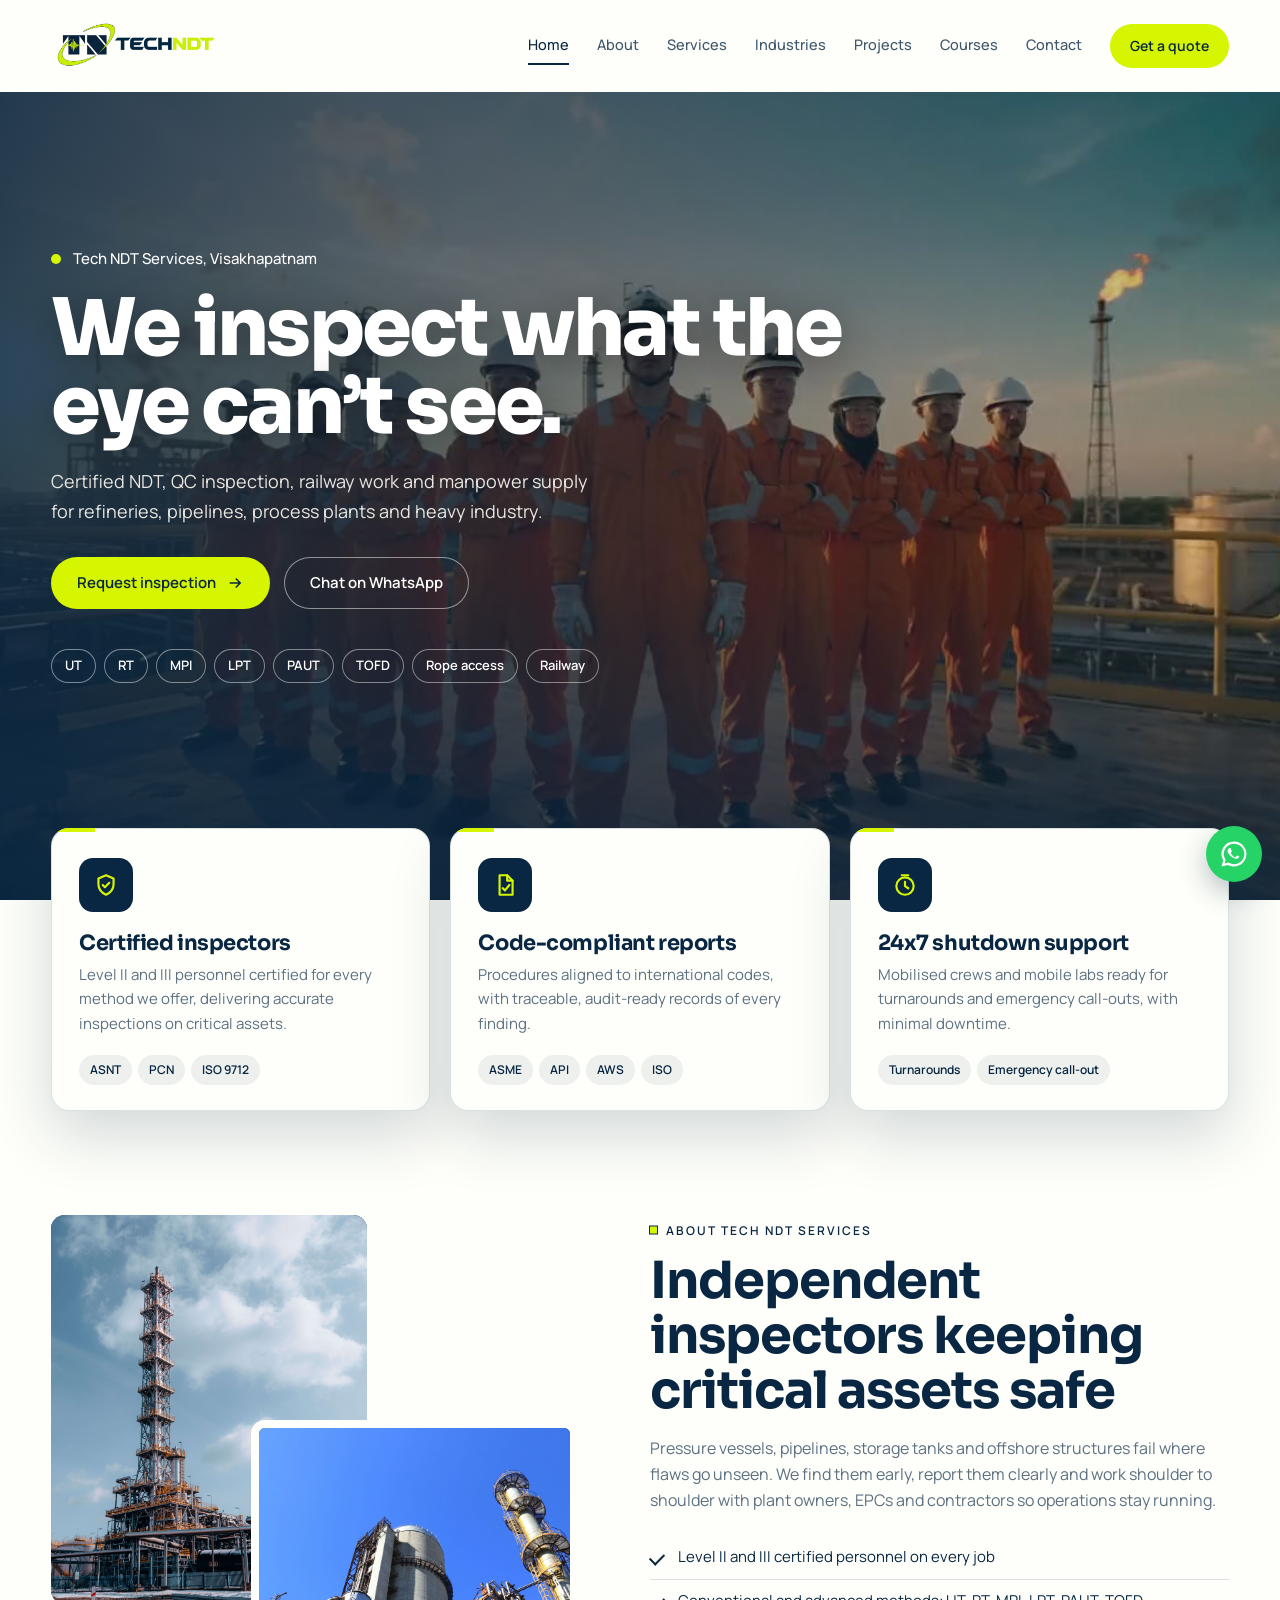
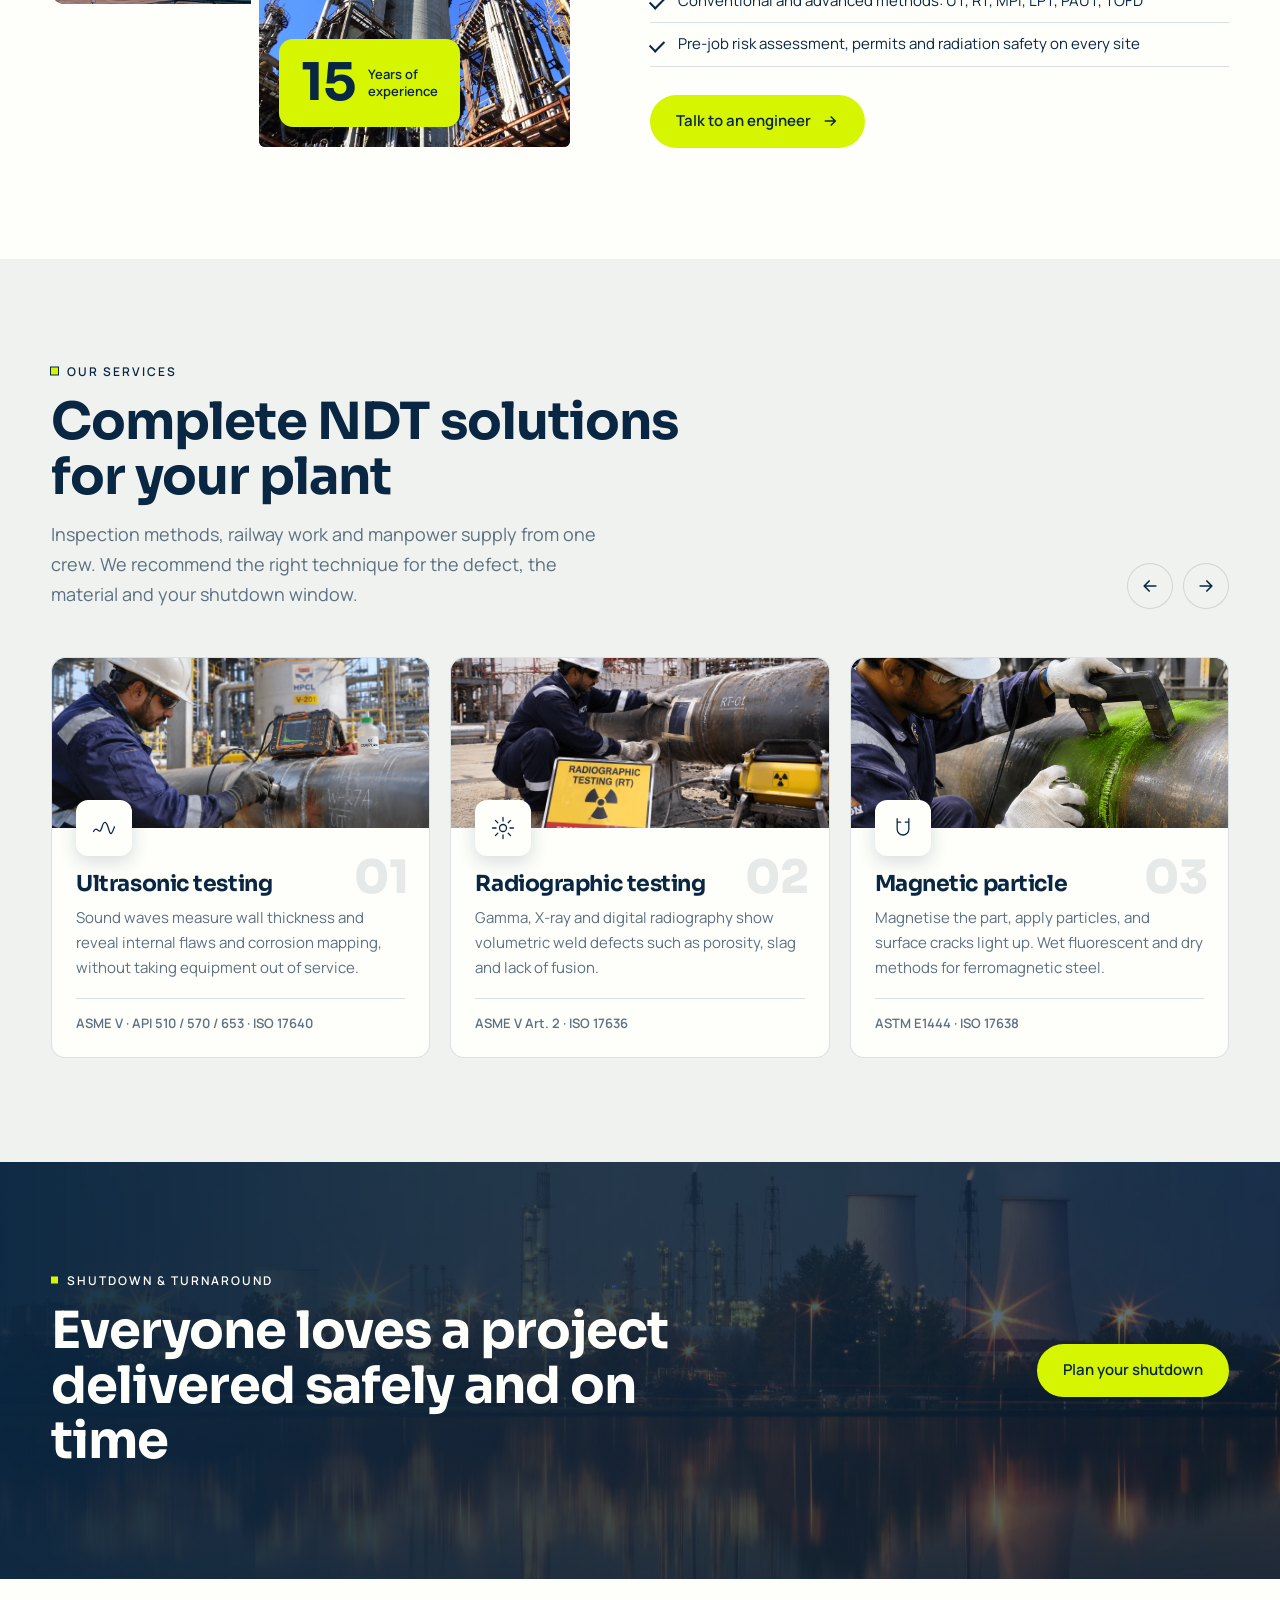
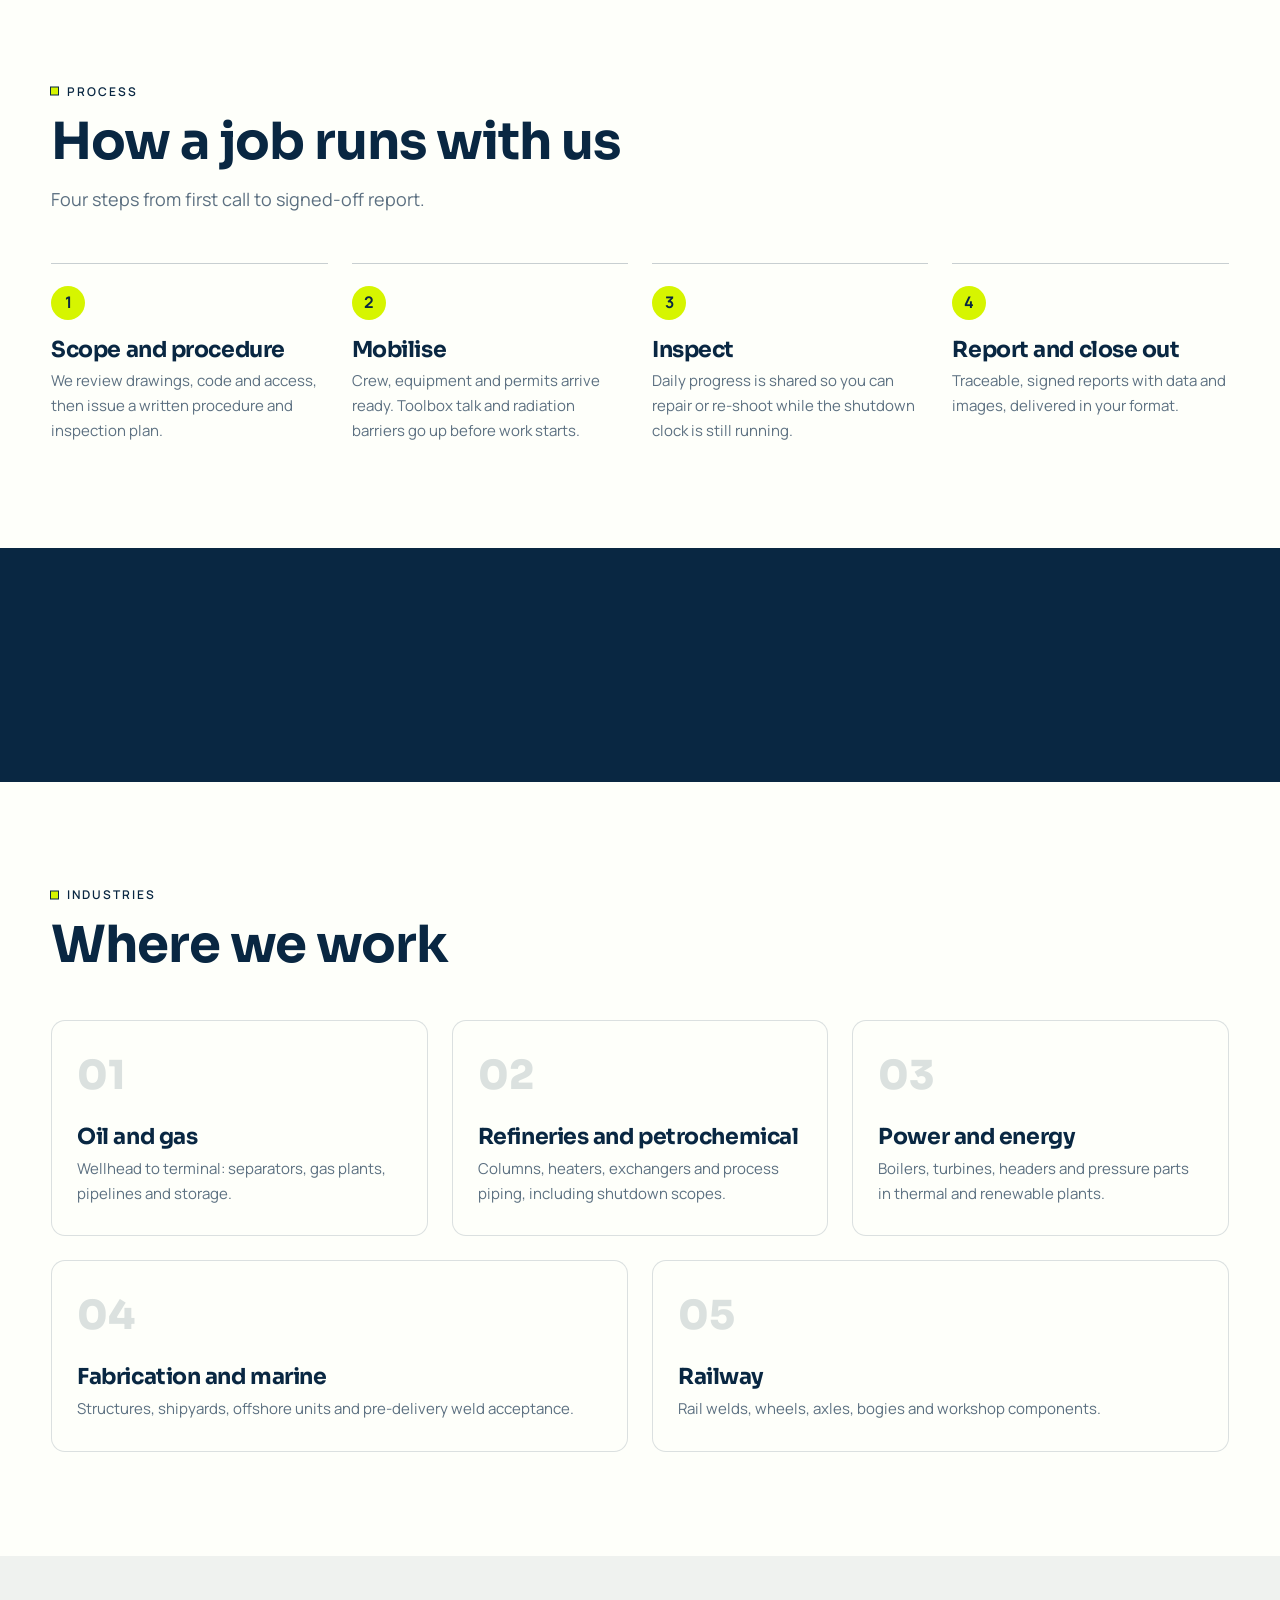
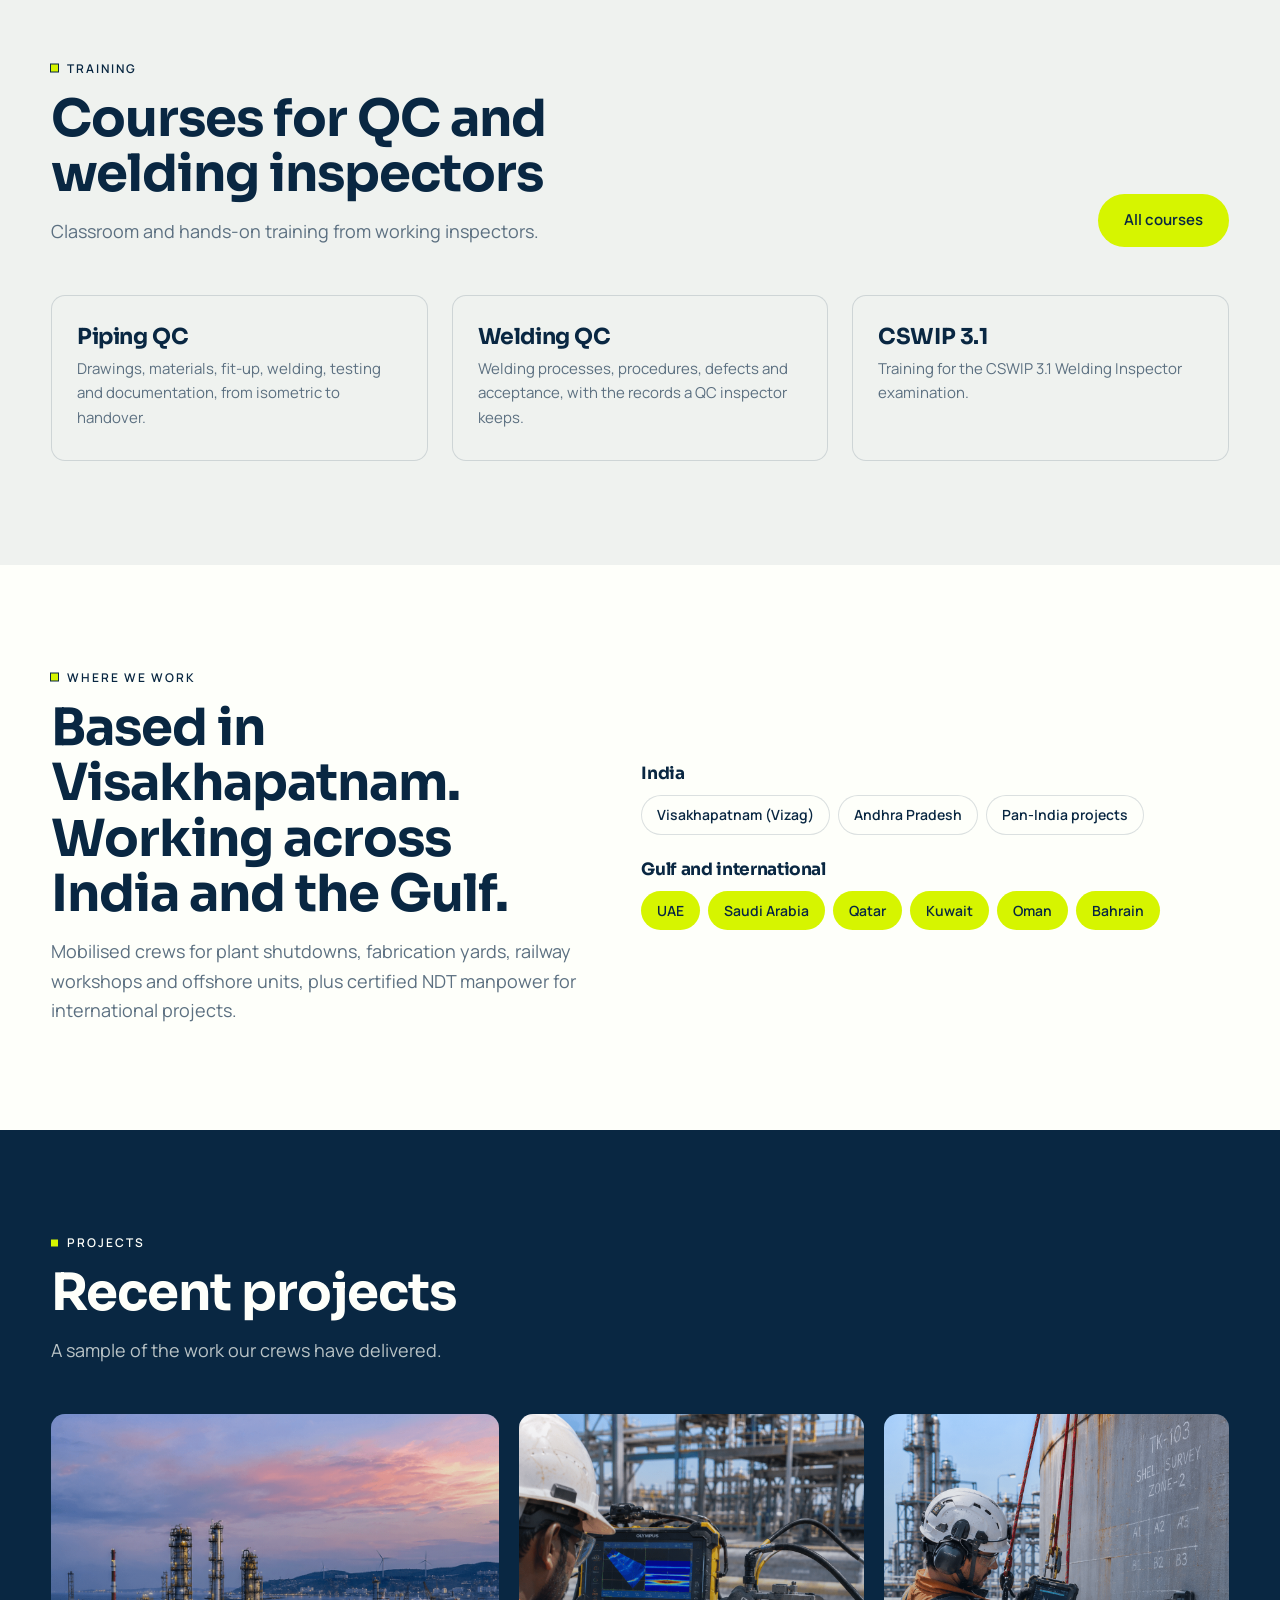
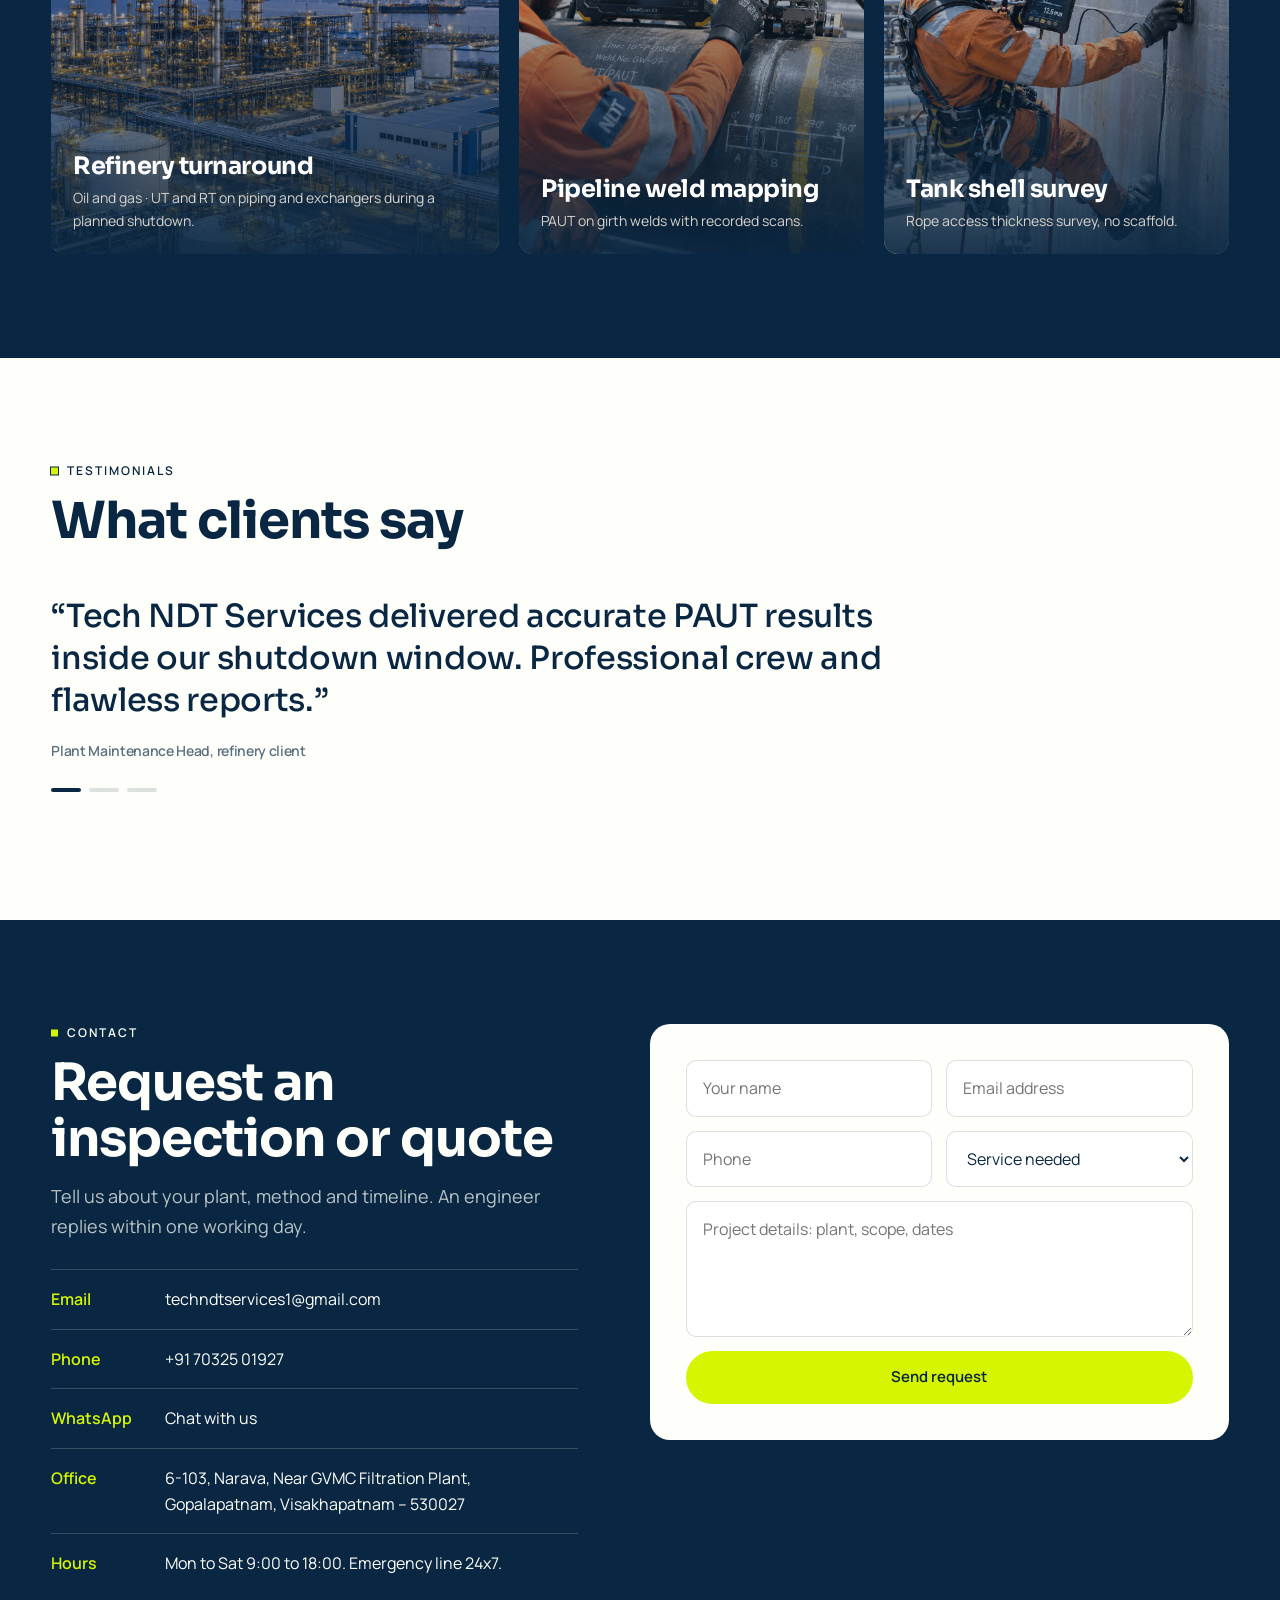
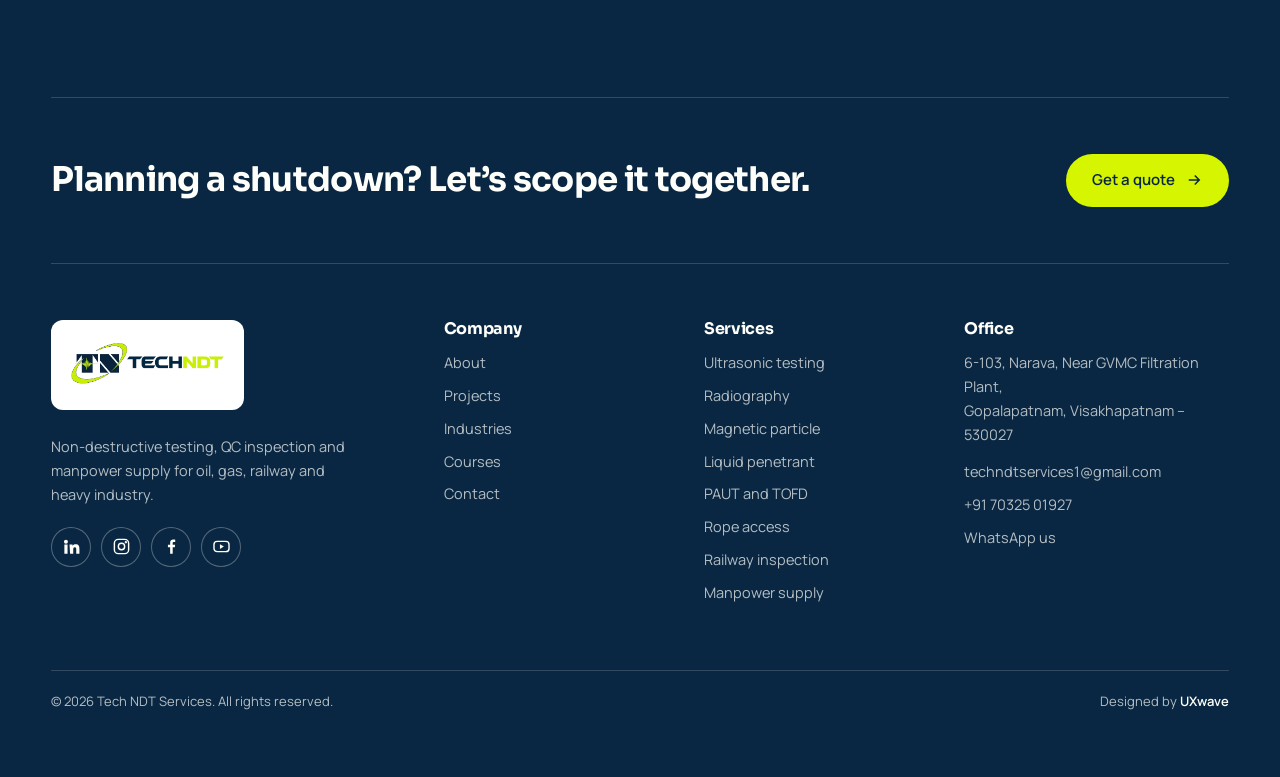
<file: index.html>
<!DOCTYPE html>
<html lang="en">
<head>
<meta charset="UTF-8">
<meta name="viewport" content="width=device-width, initial-scale=1">
<title>NDT Inspection in Visakhapatnam, India | Tech NDT Services</title>
<meta name="description" content="Tech NDT Services offers UT, RT, MPI, LPT, PAUT, TOFD, rope access, railway inspection and NDT manpower supply from Visakhapatnam, for India and the Gulf.">
<meta name="robots" content="index, follow, max-image-preview:large, max-snippet:-1, max-video-preview:-1">
<link rel="canonical" href="https://YOUR-DOMAIN.com/">
<link rel="alternate" hreflang="en" href="https://YOUR-DOMAIN.com/">
<link rel="alternate" hreflang="x-default" href="https://YOUR-DOMAIN.com/">
<meta name="author" content="Tech NDT Services">
<meta name="theme-color" content="#092742">
<meta name="geo.region" content="IN-AP"><meta name="geo.placename" content="Visakhapatnam">
<meta property="og:type" content="website"><meta property="og:site_name" content="Tech NDT Services"><meta property="og:locale" content="en_IN">
<meta property="og:title" content="NDT Inspection in Visakhapatnam, India | Tech NDT Services"><meta property="og:description" content="Tech NDT Services offers UT, RT, MPI, LPT, PAUT, TOFD, rope access, railway inspection and NDT manpower supply from Visakhapatnam, for India and the Gulf."><meta property="og:url" content="https://YOUR-DOMAIN.com/">
<meta property="og:image" content="https://YOUR-DOMAIN.com/assets/og-image.jpg"><meta property="og:image:width" content="1200"><meta property="og:image:height" content="630"><meta property="og:image:alt" content="Tech NDT Services: NDT inspection, QC and manpower, Visakhapatnam">
<meta name="twitter:card" content="summary_large_image"><meta name="twitter:title" content="NDT Inspection in Visakhapatnam, India | Tech NDT Services"><meta name="twitter:description" content="Tech NDT Services offers UT, RT, MPI, LPT, PAUT, TOFD, rope access, railway inspection and NDT manpower supply from Visakhapatnam, for India and the Gulf."><meta name="twitter:image" content="https://YOUR-DOMAIN.com/assets/og-image.jpg">
<link rel="icon" href="favicon.ico" sizes="any">
<link rel="icon" type="image/png" sizes="32x32" href="favicon-32.png">
<link rel="icon" type="image/png" sizes="16x16" href="favicon-16.png">
<link rel="apple-touch-icon" sizes="180x180" href="apple-touch-icon.png">
<link rel="manifest" href="site.webmanifest">
<link rel="preload" as="image" href="assets/hero-poster.jpg" fetchpriority="high">
<link rel="preconnect" href="https://fonts.googleapis.com"><link rel="preconnect" href="https://fonts.gstatic.com" crossorigin>
<link href="https://fonts.googleapis.com/css2?family=Sora:wght@500;600;700;800&family=Manrope:wght@400;500;600;700&display=swap" rel="stylesheet">
<link rel="stylesheet" href="styles.css">
<script type="application/ld+json">{"@context":"https://schema.org","@graph":[{"@type":["LocalBusiness","ProfessionalService"],"@id":"https://YOUR-DOMAIN.com/#business","name":"Tech NDT Services","alternateName":["TechNDT","Tech NDT"],"url":"https://YOUR-DOMAIN.com/","logo":{"@type":"ImageObject","url":"https://YOUR-DOMAIN.com/assets/logo.png"},"image":"https://YOUR-DOMAIN.com/assets/og-image.jpg","description":"Tech NDT Services offers UT, RT, MPI, LPT, PAUT, TOFD, rope access, railway inspection and NDT manpower supply from Visakhapatnam, for India and the Gulf.","telephone":"+917032501927","email":"techndtservices1@gmail.com","address":{"@type":"PostalAddress","streetAddress":"6-103, Narava, Near GVMC Filtration Plant, Gopalapatnam","addressLocality":"Visakhapatnam","addressRegion":"Andhra Pradesh","postalCode":"530027","addressCountry":"IN"},"areaServed":[{"@type":"Country","name":"India"},{"@type":"Country","name":"United Arab Emirates"},{"@type":"Country","name":"Saudi Arabia"},{"@type":"Country","name":"Qatar"},{"@type":"Country","name":"Kuwait"},{"@type":"Country","name":"Oman"},{"@type":"Country","name":"Bahrain"}],"openingHoursSpecification":[{"@type":"OpeningHoursSpecification","dayOfWeek":["Monday","Tuesday","Wednesday","Thursday","Friday","Saturday"],"opens":"09:00","closes":"18:00"}],"contactPoint":[{"@type":"ContactPoint","telephone":"+917032501927","contactType":"customer service","email":"techndtservices1@gmail.com","areaServed":["IN","AE","SA","QA","KW","OM","BH"],"availableLanguage":["English","Telugu"]}],"knowsAbout":["Non-destructive testing","Ultrasonic testing","Radiographic testing","Magnetic particle inspection","Liquid penetrant testing","Phased array ultrasonic testing","TOFD","Rope access inspection","Railway inspection","NDT manpower supply","CSWIP 3.1","Piping QC","Welding QC"],"hasOfferCatalog":{"@type":"OfferCatalog","name":"NDT inspection services","itemListElement":[{"@type":"Offer","itemOffered":{"@type":"Service","name":"Ultrasonic testing (UT)","description":"Ultrasonic thickness measurement and flaw detection on pipes, vessels, tanks and plate."}},{"@type":"Offer","itemOffered":{"@type":"Service","name":"Radiographic testing (RT)","description":"Gamma, X-ray and digital radiography of welds and castings."}},{"@type":"Offer","itemOffered":{"@type":"Service","name":"Magnetic particle inspection (MPI)","description":"Wet fluorescent and dry magnetic particle inspection for surface and near-surface cracks."}},{"@type":"Offer","itemOffered":{"@type":"Service","name":"Liquid penetrant testing (LPT)","description":"Visible and fluorescent dye penetrant testing for surface-breaking defects."}},{"@type":"Offer","itemOffered":{"@type":"Service","name":"Phased array and TOFD (PAUT/TOFD)","description":"Advanced ultrasonics with recorded, repeatable weld scans."}},{"@type":"Offer","itemOffered":{"@type":"Service","name":"Rope access inspection","description":"NDT inspection by rope-trained technicians on tanks, stacks and flare booms."}},{"@type":"Offer","itemOffered":{"@type":"Service","name":"Railway inspection","description":"NDT of rail welds, wheels, axles, bogies and workshop components."}},{"@type":"Offer","itemOffered":{"@type":"Service","name":"Manpower supply","description":"Certified NDT technicians, QC and welding inspectors and rope access teams for shutdowns and projects."}}]}},{"@type":"WebSite","@id":"https://YOUR-DOMAIN.com/#website","url":"https://YOUR-DOMAIN.com/","name":"Tech NDT Services","inLanguage":"en","publisher":{"@id":"https://YOUR-DOMAIN.com/#business"}}]}</script>
</head>
<body>
<header class="header" id="header">
  <div class="container header__in">
    <a href="index.html" class="logo" aria-label="Tech NDT Services"><img src="assets/logo.png" alt="Tech NDT Services" height="44"></a>
    <div class="nav__scrim" id="scrim"></div>
    <nav class="nav" id="nav" aria-label="Main"><div class="nav__top">Menu</div><a href="index.html" class="active">Home</a><a href="about.html" >About</a><a href="services.html">Services</a><a href="industries.html">Industries</a><a href="projects.html">Projects</a><a href="courses.html">Courses</a><a href="contact.html">Contact</a><div class="nav__foot"><a class="btn" href="https://wa.me/917032501927?text=Hello%20Tech%20NDT%20Services%2C%20I%20would%20like%20a%20quote%20for%20an%20NDT%20inspection.%20Please%20contact%20me%20to%20discuss%20the%20scope." target="_blank" rel="noopener"><svg viewBox="0 0 24 24" aria-hidden="true"><path d="M12 2a10 10 0 0 0-8.6 15.1L2 22l5-1.3A10 10 0 1 0 12 2zm0 18.2a8.2 8.2 0 0 1-4.2-1.2l-.3-.2-3 .8.8-2.9-.2-.3A8.2 8.2 0 1 1 12 20.2zm4.5-6.1c-.2-.1-1.5-.7-1.7-.8-.2-.1-.4-.1-.6.1l-.8 1c-.1.2-.3.2-.5.1-.7-.4-1.5-.7-2.3-1.6-.6-.7-1-1.4-1.1-1.6-.1-.2 0-.4.1-.5l.4-.5c.1-.1.2-.3.2-.4.1-.2 0-.3 0-.4l-.8-1.8c-.2-.5-.4-.4-.6-.4h-.5c-.2 0-.4.1-.6.3-.2.2-.8.8-.8 1.9s.8 2.2.9 2.3c.1.2 1.6 2.4 3.9 3.4 1.4.6 1.9.6 2.6.5.4-.1 1.5-.6 1.7-1.2.2-.6.2-1.1.1-1.2l-.5-.3z"/></svg> Chat on WhatsApp</a><a class="nav__call" href="tel:+917032501927">Call +91 70325 01927</a><small>Visakhapatnam. Mon to Sat, 9:00 to 18:00</small></div></nav>
    <a href="https://wa.me/917032501927?text=Hello%20Tech%20NDT%20Services%2C%20I%20would%20like%20a%20quote%20for%20an%20NDT%20inspection.%20Please%20contact%20me%20to%20discuss%20the%20scope." target="_blank" rel="noopener" class="btn btn--sm">Get a quote</a>
    <button class="burger" id="burger" aria-label="Open menu" aria-expanded="false" aria-controls="nav"><span></span><span></span><span></span></button>
  </div>
</header>

<section class="hero" id="home">
  <video class="hero__video" id="heroVideo" autoplay muted loop playsinline preload="auto" poster="assets/hero-poster.jpg"><source src="assets/hero.mp4" type="video/mp4"></video>
  <div class="container hero__in">
    <div class="hero__tag">Tech NDT Services, Visakhapatnam</div>
    <h1>We inspect what the eye can’t see.</h1>
    <p>Certified NDT, QC inspection, railway work and manpower supply for refineries, pipelines, process plants and heavy industry.</p>
    <div class="hero__cta"><a href="https://wa.me/917032501927?text=Hello%20Tech%20NDT%20Services%2C%20I%20would%20like%20to%20request%20an%20NDT%20inspection.%20Please%20contact%20me%20to%20discuss%20the%20scope%20and%20dates." target="_blank" rel="noopener" class="btn">Request inspection <svg viewBox="0 0 24 24"><path d="M5 12h14M13 6l6 6-6 6"/></svg></a><a href="https://wa.me/917032501927?text=Hello%20Tech%20NDT%20Services%2C%20I%20would%20like%20to%20enquire." class="btn btn--ghost" target="_blank" rel="noopener">Chat on WhatsApp</a></div>
    <div class="hero__m"><span>UT</span><span>RT</span><span>MPI</span><span>LPT</span><span>PAUT</span><span>TOFD</span><span>Rope access</span><span>Railway</span></div>
  </div>
</section>

<section class="trust">
  <div class="container grid-3">
    <article>
      <div class="trust__ic"><svg viewBox="0 0 24 24"><path d="M12 3l7 3v5c0 5-3 8-7 10-4-2-7-5-7-10V6z"/><path d="M9 12l2 2 4-4"/></svg></div>
      <h3>Certified inspectors</h3>
      <p>Level II and III personnel certified for every method we offer, delivering accurate inspections on critical assets.</p>
      <div class="trust__t"><span>ASNT</span><span>PCN</span><span>ISO 9712</span></div>
    </article>
    <article>
      <div class="trust__ic"><svg viewBox="0 0 24 24"><path d="M7 3h7l5 5v13H7z"/><path d="M14 3v5h5M10 15l2 2 4-5"/></svg></div>
      <h3>Code-compliant reports</h3>
      <p>Procedures aligned to international codes, with traceable, audit-ready records of every finding.</p>
      <div class="trust__t"><span>ASME</span><span>API</span><span>AWS</span><span>ISO</span></div>
    </article>
    <article>
      <div class="trust__ic"><svg viewBox="0 0 24 24"><circle cx="12" cy="13" r="8"/><path d="M12 9v4l3 2M9 3h6"/></svg></div>
      <h3>24x7 shutdown support</h3>
      <p>Mobilised crews and mobile labs ready for turnarounds and emergency call-outs, with minimal downtime.</p>
      <div class="trust__t"><span>Turnarounds</span><span>Emergency call-out</span></div>
    </article>
  </div>
</section>


<section id="about">
  <div class="container about__in">
    <div class="about__media">
      <div class="ph ph--a"><img src="assets/img1.jpg" alt="NDT inspector testing a pipe weld" loading="lazy" onerror="this.remove()"></div><div class="ph ph--b"><img src="assets/img2.jpg" alt="NDT team on site" loading="lazy" onerror="this.remove()"></div>
      <div class="badge-exp reveal"><b data-count="15">0</b><span>Years of<br>experience</span></div>
    </div>
    <div class="about__text">
      <span class="eyebrow">About Tech NDT Services</span><h2>Independent inspectors keeping critical assets safe</h2>
      <p>Pressure vessels, pipelines, storage tanks and offshore structures fail where flaws go unseen. We find them early, report them clearly and work shoulder to shoulder with plant owners, EPCs and contractors so operations stay running.</p>
      <ul class="ticks">
        <li>Level II and III certified personnel on every job</li>
        <li>Conventional and advanced methods: UT, RT, MPI, LPT, PAUT, TOFD</li>
        <li>Pre-job risk assessment, permits and radiation safety on every site</li>
      </ul>
      <a href="https://wa.me/917032501927?text=Hello%20Tech%20NDT%20Services%2C%20I%20would%20like%20to%20talk%20to%20an%20engineer%20about%20our%20inspection%20requirement." target="_blank" rel="noopener" class="btn">Talk to an engineer <svg viewBox="0 0 24 24"><path d="M5 12h14M13 6l6 6-6 6"/></svg></a>
    </div>
  </div>
</section>

<section id="services" class="soft">
  <div class="container">
    <div class="sec-head"><div><span class="eyebrow">Our services</span><h2>Complete NDT solutions for your plant</h2><p class="lead">Inspection methods, railway work and manpower supply from one crew. We recommend the right technique for the defect, the material and your shutdown window.</p></div>
      <div class="arrows"><button id="svPrev" aria-label="Previous"><svg viewBox="0 0 24 24" aria-hidden="true"><path d="M19 12H5M11 6l-6 6 6 6"/></svg></button><button id="svNext" aria-label="Next"><svg viewBox="0 0 24 24" aria-hidden="true"><path d="M5 12h14M13 6l6 6-6 6"/></svg></button></div></div>
    <div class="slider" id="svSlider">
      <article class="svc"><div class="svc__img"><img src="assets/service-1.png" alt="Ultrasonic testing on a pipe" loading="lazy" onerror="this.remove()"></div><span class="svc__n">01</span><div class="svc__ic"><svg viewBox="0 0 48 48"><path d="M6 30c6-12 10 8 14-6s8-12 12 2 6 6 10-4"/></svg></div><h3>Ultrasonic testing</h3><p>Sound waves measure wall thickness and reveal internal flaws and corrosion mapping, without taking equipment out of service.</p><span class="std">ASME V &middot; API 510 / 570 / 653 &middot; ISO 17640</span></article>
      <article class="svc"><div class="svc__img"><img src="assets/service-2.png" alt="Radiographic testing setup" loading="lazy" onerror="this.remove()"></div><span class="svc__n">02</span><div class="svc__ic"><svg viewBox="0 0 48 48"><circle cx="24" cy="24" r="6"/><path d="M24 6v6M24 36v6M6 24h6M36 24h6M11 11l4 4M33 33l4 4M37 11l-4 4M15 33l-4 4"/></svg></div><h3>Radiographic testing</h3><p>Gamma, X-ray and digital radiography show volumetric weld defects such as porosity, slag and lack of fusion.</p><span class="std">ASME V Art. 2 &middot; ISO 17636</span></article>
      <article class="svc"><div class="svc__img"><img src="assets/service-3.png" alt="Magnetic particle inspection of a weld" loading="lazy" onerror="this.remove()"></div><span class="svc__n">03</span><div class="svc__ic"><svg viewBox="0 0 48 48"><path d="M14 8v18a10 10 0 0 0 20 0V8M14 14h6M28 14h6"/></svg></div><h3>Magnetic particle</h3><p>Magnetise the part, apply particles, and surface cracks light up. Wet fluorescent and dry methods for ferromagnetic steel.</p><span class="std">ASTM E1444 &middot; ISO 17638</span></article>
      <article class="svc"><div class="svc__img"><img src="assets/service-4.png" alt="Liquid penetrant testing" loading="lazy" onerror="this.remove()"></div><span class="svc__n">04</span><div class="svc__ic"><svg viewBox="0 0 48 48"><path d="M24 6c8 10 12 16 12 22a12 12 0 0 1-24 0c0-6 4-12 12-22z"/></svg></div><h3>Liquid penetrant</h3><p>Visible and fluorescent dye penetrant for surface-breaking defects on any non-porous material, including stainless and aluminium.</p><span class="std">ASTM E165 &middot; ISO 3452</span></article>
      <article class="svc"><div class="svc__img"><img src="assets/service-5.png" alt="Phased array scanning of a weld" loading="lazy" onerror="this.remove()"></div><span class="svc__n">05</span><div class="svc__ic"><svg viewBox="0 0 48 48"><rect x="6" y="10" width="36" height="24" rx="3"/><path d="M14 28l6-8 6 5 8-10M18 42h12"/></svg></div><h3>PAUT and TOFD</h3><p>Advanced ultrasonics with recorded, repeatable scans. Faster than film, no radiation exclusion zone, ideal for critical welds.</p><span class="std">ISO 13588 &middot; ISO 10863 &middot; ASME V Art. 4</span></article>
      <article class="svc"><div class="svc__img"><img src="assets/service-6.png" alt="Rope access inspection on a tank" loading="lazy" onerror="this.remove()"></div><span class="svc__n">06</span><div class="svc__ic"><svg viewBox="0 0 48 48"><circle cx="24" cy="10" r="4"/><path d="M24 14v14M16 20l8 4 8-4M24 28l-6 12M24 28l6 12M4 4v40"/></svg></div><h3>Rope access inspection</h3><p>Inspection by rope-trained technicians on tank shells, stacks and flare booms, often with no scaffold build time or cost.</p><span class="std">IRATA-trained teams</span></article>
      <article class="svc"><div class="svc__img"><img src="assets/service-10.png" alt="Rail track inspection" loading="lazy" onerror="this.onerror=null;this.src='assets/img2.jpg'"></div><span class="svc__n">07</span><div class="svc__ic"><svg viewBox="0 0 48 48"><path d="M16 6l-6 36M32 6l6 36M12 16h24M10 28h28"/></svg></div><h3>Railway inspection</h3><p>Rail welds, wheels, axles, bogies and workshop components checked with UT, MPI, LPT and visual methods.</p><span class="std">RDSO and railway client specifications</span></article>
      <article class="svc"><div class="svc__img"><img src="assets/hero-poster.jpg" alt="Tech NDT Services field crew" loading="lazy" onerror="this.remove()"></div><span class="svc__n">08</span><div class="svc__ic"><svg viewBox="0 0 48 48"><circle cx="16" cy="14" r="5"/><circle cx="34" cy="16" r="4"/><path d="M6 38c0-8 5-12 10-12s10 4 10 12M28 38c0-6 3-9 7-9s7 3 7 9"/></svg></div><h3>Manpower supply</h3><p>Certified NDT technicians, QC and welding inspectors and rope access teams for shutdowns and projects.</p><span class="std">ASNT, ISO 9712, CSWIP, IRATA</span></article>
    </div>
  </div>
</section>

<section class="banner dark">
  <img class="banner__img" src="assets/img3.jpg" alt="" loading="lazy" onerror="this.remove()">
  <div class="container banner__in">
    <div><span class="eyebrow">Shutdown &amp; turnaround</span><h2>Everyone loves a project delivered safely and on time</h2></div>
    <a href="https://wa.me/917032501927?text=Hello%20Tech%20NDT%20Services%2C%20I%20would%20like%20to%20plan%20a%20shutdown%20or%20turnaround%20inspection%20with%20you.%20Please%20contact%20me." target="_blank" rel="noopener" class="btn">Plan your shutdown</a>
  </div>
</section>

<section id="process">
  <div class="container">
    <div class="sec-head"><div><span class="eyebrow">Process</span><h2>How a job runs with us</h2><p class="lead">Four steps from first call to signed-off report.</p></div></div>
    <ol class="steps">
      <li><h3>Scope and procedure</h3><p>We review drawings, code and access, then issue a written procedure and inspection plan.</p></li>
      <li><h3>Mobilise</h3><p>Crew, equipment and permits arrive ready. Toolbox talk and radiation barriers go up before work starts.</p></li>
      <li><h3>Inspect</h3><p>Daily progress is shared so you can repair or re-shoot while the shutdown clock is still running.</p></li>
      <li><h3>Report and close out</h3><p>Traceable, signed reports with data and images, delivered in your format.</p></li>
    </ol>
  </div>
</section>

<section class="stats dark">
  <div class="container grid-4">
    <div class="stat reveal"><b data-count="1500" data-suffix="+">0</b><span>Inspections completed</span></div>
    <div class="stat reveal"><b data-count="60" data-suffix="+">0</b><span>Certified technicians</span></div>
    <div class="stat reveal"><b data-count="40" data-suffix="+">0</b><span>Clients served</span></div>
    <div class="stat reveal"><b data-count="0">0</b><span>Lost-time incidents</span></div>
  </div>
</section>

<section id="industries">
  <div class="container">
    <div class="sec-head"><div><span class="eyebrow">Industries</span><h2>Where we work</h2></div></div>
    <div class="grid-4 ind-5">
      <div class="ind"><span>01</span><h3><br>Oil and gas</h3><p>Wellhead to terminal: separators, gas plants, pipelines and storage.</p></div>
      <div class="ind"><span>02</span><h3><br>Refineries and petrochemical</h3><p>Columns, heaters, exchangers and process piping, including shutdown scopes.</p></div>
      <div class="ind"><span>03</span><h3><br>Power and energy</h3><p>Boilers, turbines, headers and pressure parts in thermal and renewable plants.</p></div>
      <div class="ind"><span>04</span><h3><br>Fabrication and marine</h3><p>Structures, shipyards, offshore units and pre-delivery weld acceptance.</p></div>
      <div class="ind"><span>05</span><h3><br>Railway</h3><p>Rail welds, wheels, axles, bogies and workshop components.</p></div>
    </div>
  </div>
</section>

<section id="training" class="soft">
  <div class="container">
    <div class="sec-head"><div><span class="eyebrow">Training</span><h2>Courses for QC and welding inspectors</h2><p class="lead">Classroom and hands-on training from working inspectors.</p></div><a href="courses.html" class="btn">All courses</a></div>
    <div class="grid-3">
      <a class="ind" href="courses.html#piping-qc"><h3>Piping QC</h3><p>Drawings, materials, fit-up, welding, testing and documentation, from isometric to handover.</p></a>
      <a class="ind" href="courses.html#welding-qc"><h3>Welding QC</h3><p>Welding processes, procedures, defects and acceptance, with the records a QC inspector keeps.</p></a>
      <a class="ind" href="courses.html#cswip-31"><h3>CSWIP 3.1</h3><p>Training for the CSWIP 3.1 Welding Inspector examination.</p></a>
    </div>
  </div>
</section>

<section id="coverage">
  <div class="container cov">
    <div>
      <span class="eyebrow">Where we work</span>
      <h2>Based in Visakhapatnam. Working across India and the Gulf.</h2>
      <p class="lead">Mobilised crews for plant shutdowns, fabrication yards, railway workshops and offshore units, plus certified NDT manpower for international projects.</p>
    </div>
    <div class="cov__g">
      <div><h3>India</h3><div class="cov__c"><span>Visakhapatnam (Vizag)</span><span>Andhra Pradesh</span><span>Pan-India projects</span></div></div>
      <div><h3>Gulf and international</h3><div class="cov__c cov__c--int"><span>UAE</span><span>Saudi Arabia</span><span>Qatar</span><span>Kuwait</span><span>Oman</span><span>Bahrain</span></div></div>
    </div>
  </div>
</section>

<section id="projects" class="dark">
  <div class="container">
    <div class="sec-head"><div><span class="eyebrow">Projects</span><h2>Recent projects</h2><p class="lead">A sample of the work our crews have delivered.</p></div></div>
    <div class="proj-grid">
      <article class="proj"><div class="ph"><img src="assets/project-1.png" alt="Refinery turnaround inspection" loading="lazy" onerror="this.remove()"></div><div class="proj__tag"><h3>Refinery turnaround</h3><p>Oil and gas &middot; UT and RT on piping and exchangers during a planned shutdown.</p></div></article>
      <article class="proj"><div class="ph"><img src="assets/project-2.png" alt="Pipeline weld mapping" loading="lazy" onerror="this.remove()"></div><div class="proj__tag"><h3>Pipeline weld mapping</h3><p>PAUT on girth welds with recorded scans.</p></div></article>
      <article class="proj"><div class="ph"><img src="assets/project-3.png" alt="Tank shell survey with rope access" loading="lazy" onerror="this.remove()"></div><div class="proj__tag"><h3>Tank shell survey</h3><p>Rope access thickness survey, no scaffold.</p></div></article>
    </div>
  </div>
</section>

<section class="testi">
  <div class="container">
    <div class="sec-head"><div><span class="eyebrow">Testimonials</span><h2>What clients say</h2></div></div>
    <div class="testi__box" id="testi">
      <blockquote class="on">“Tech NDT Services delivered accurate PAUT results inside our shutdown window. Professional crew and flawless reports.”<cite>Plant Maintenance Head, refinery client</cite></blockquote>
      <blockquote>“Their safety culture stood out. Zero incidents across a 45-day turnaround.”<cite>HSE Manager, EPC contractor</cite></blockquote>
      <blockquote>“Fast mobilisation and clear communication. Highly recommended for critical weld inspection.”<cite>Project Manager, fabrication yard</cite></blockquote>
      <div class="dots" id="testiDots"><button class="on" aria-label="Quote 1"></button><button aria-label="Quote 2"></button><button aria-label="Quote 3"></button></div>
    </div>
  </div>
</section>

<section class="contact dark" id="contact">
  <div class="container contact__in">
    <div>
      <span class="eyebrow">Contact</span><h2>Request an inspection or quote</h2>
      <p class="lead">Tell us about your plant, method and timeline. An engineer replies within one working day.</p>
      <ul class="info">
        <li><b>Email</b><span><a href="mailto:techndtservices1@gmail.com">techndtservices1@gmail.com</a></span></li>
        <li><b>Phone</b><span><a href="tel:+917032501927">+91 70325 01927</a></span></li>
        <li><b>WhatsApp</b><span><a href="https://wa.me/917032501927?text=Hello%20Tech%20NDT%20Services%2C%20I%20would%20like%20to%20enquire." target="_blank" rel="noopener">Chat with us</a></span></li>
        <li><b>Office</b><span>6-103, Narava, Near GVMC Filtration Plant, Gopalapatnam, Visakhapatnam – 530027</span></li>
        <li><b>Hours</b><span>Mon to Sat 9:00 to 18:00. Emergency line 24x7.</span></li>
      </ul>
    </div>
    <form class="form" id="form" novalidate>
      <input type="text" name="name" placeholder="Your name" required>
      <input type="email" name="email" placeholder="Email address" required>
      <input type="tel" name="phone" placeholder="Phone">
      <select name="service"><option value="">Service needed</option><option>Ultrasonic testing</option><option>Radiographic testing</option><option>Magnetic particle inspection</option><option>Liquid penetrant testing</option><option>PAUT / TOFD</option><option>Rope access inspection</option><option>Railway inspection</option><option>Manpower supply</option><option>Training / courses</option></select>
      <textarea name="msg" rows="4" placeholder="Project details: plant, scope, dates"></textarea>
      <button class="btn" type="submit">Send request</button>
      <p class="form__ok" id="formOk" hidden>Thanks. Your details are ready to send on WhatsApp, and we reply within one working day.</p>
    </form>
  </div>
</section>

<div id="site-footer" data-cta-title="Planning a shutdown? Let’s scope it together." data-cta-label="Get a quote" data-cta-href="https://wa.me/917032501927?text=Hello%20Tech%20NDT%20Services%2C%20I%20would%20like%20a%20quote%20for%20an%20NDT%20inspection.%20Please%20contact%20me%20to%20discuss%20the%20scope."></div>
<script src="footer.js"></script>
<script src="script.js"></script>
</body>
</html>
</file>
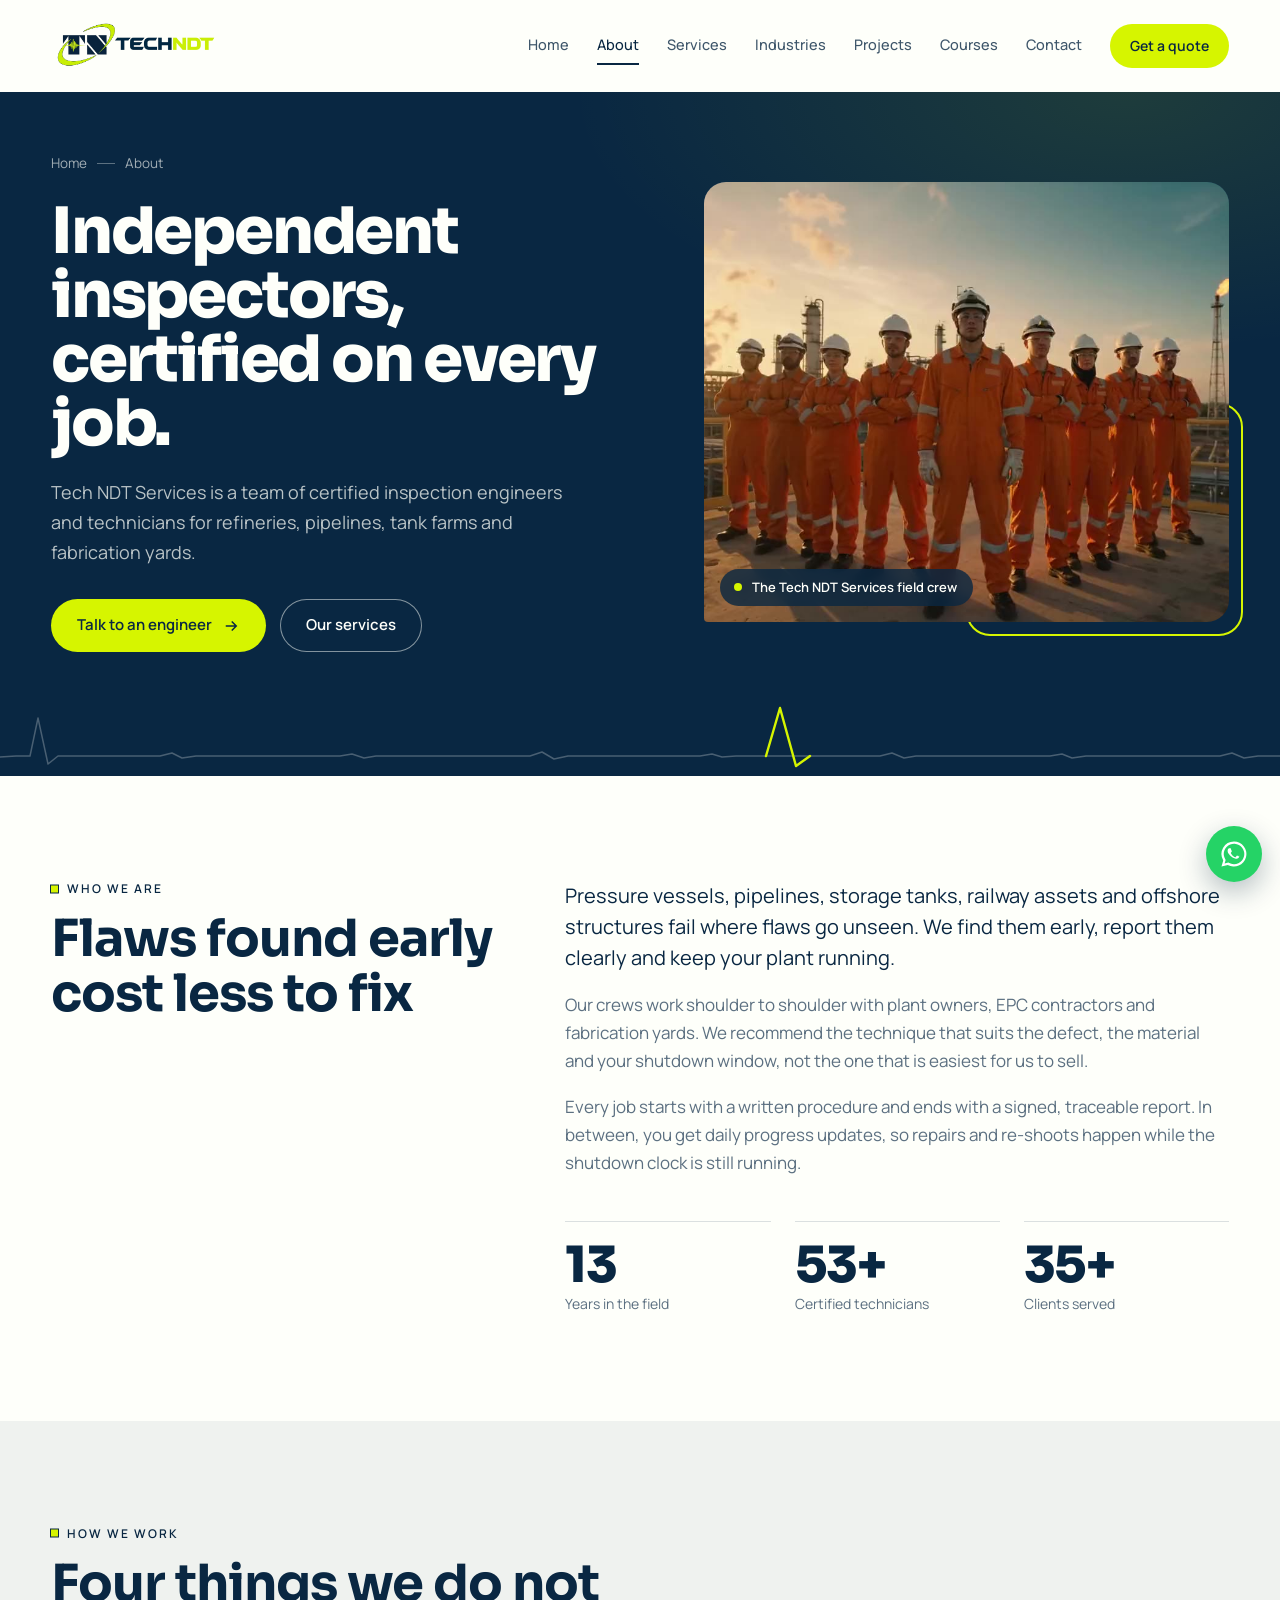
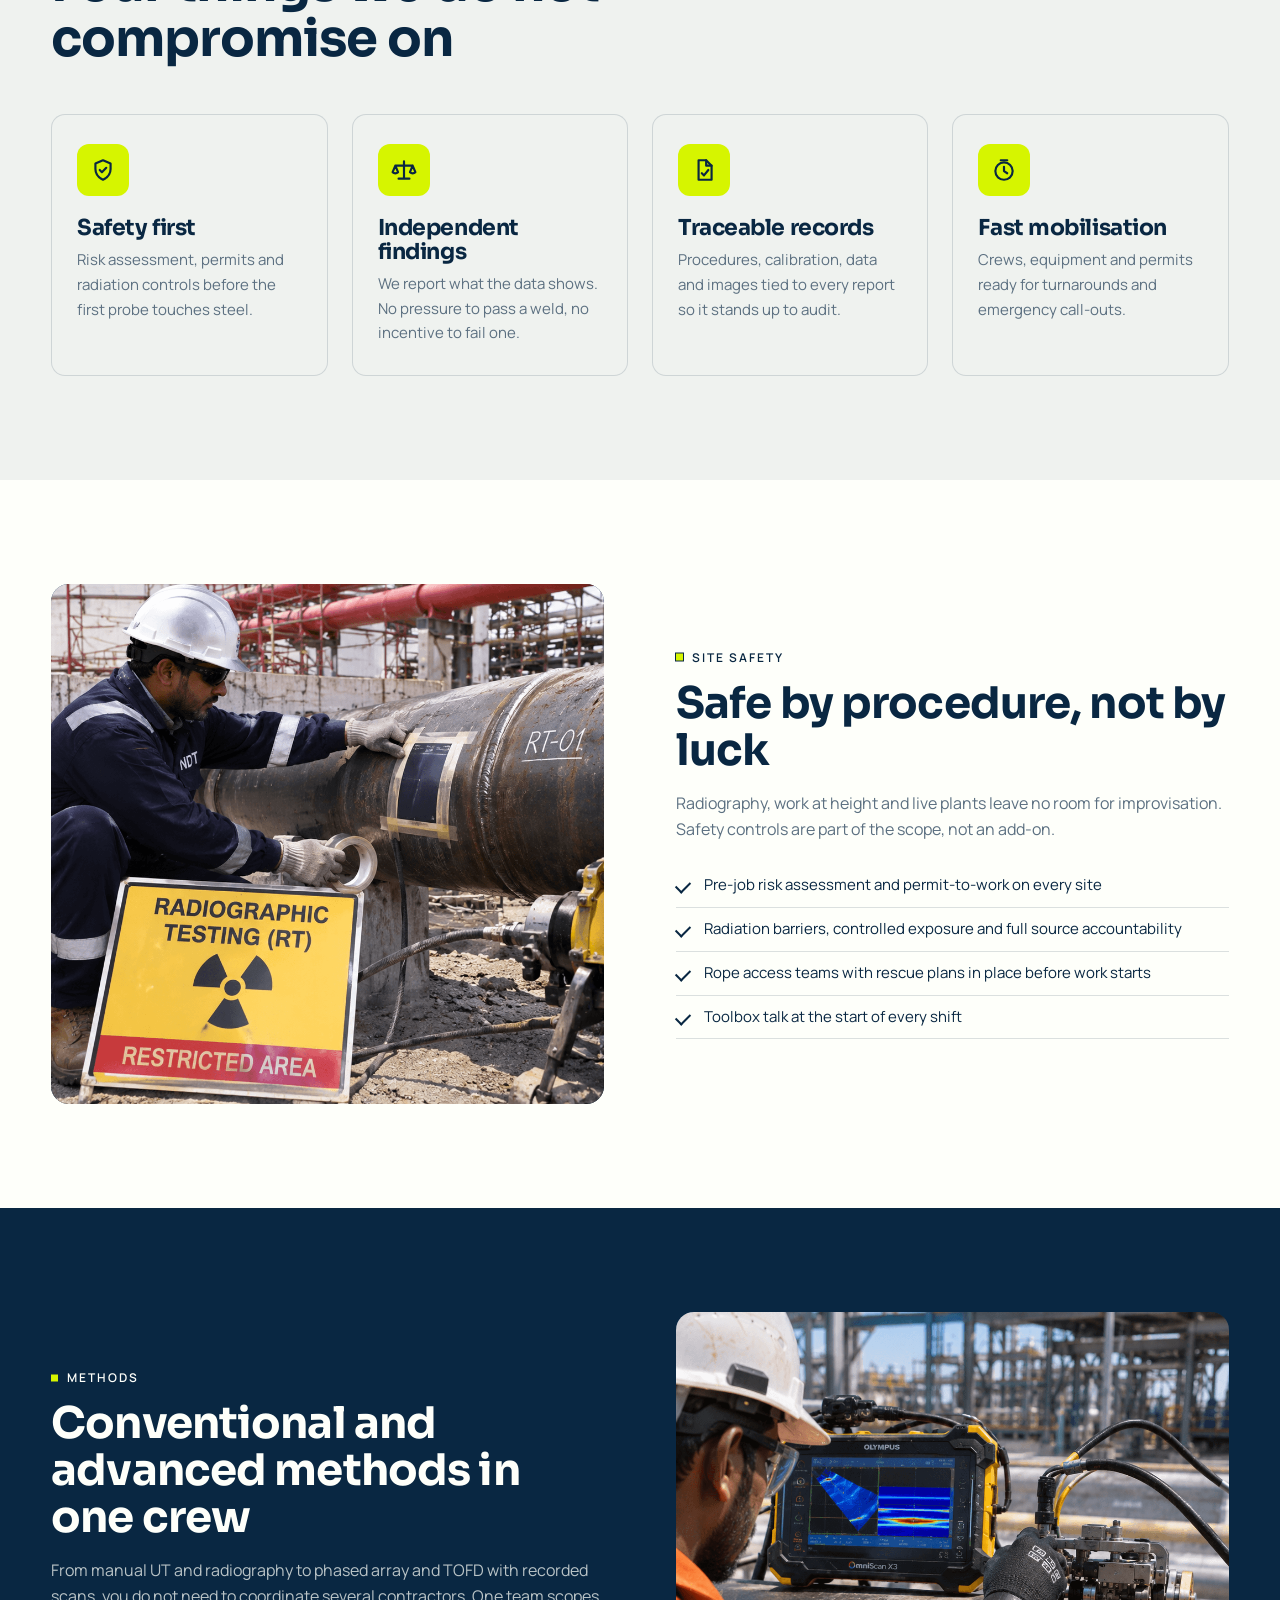
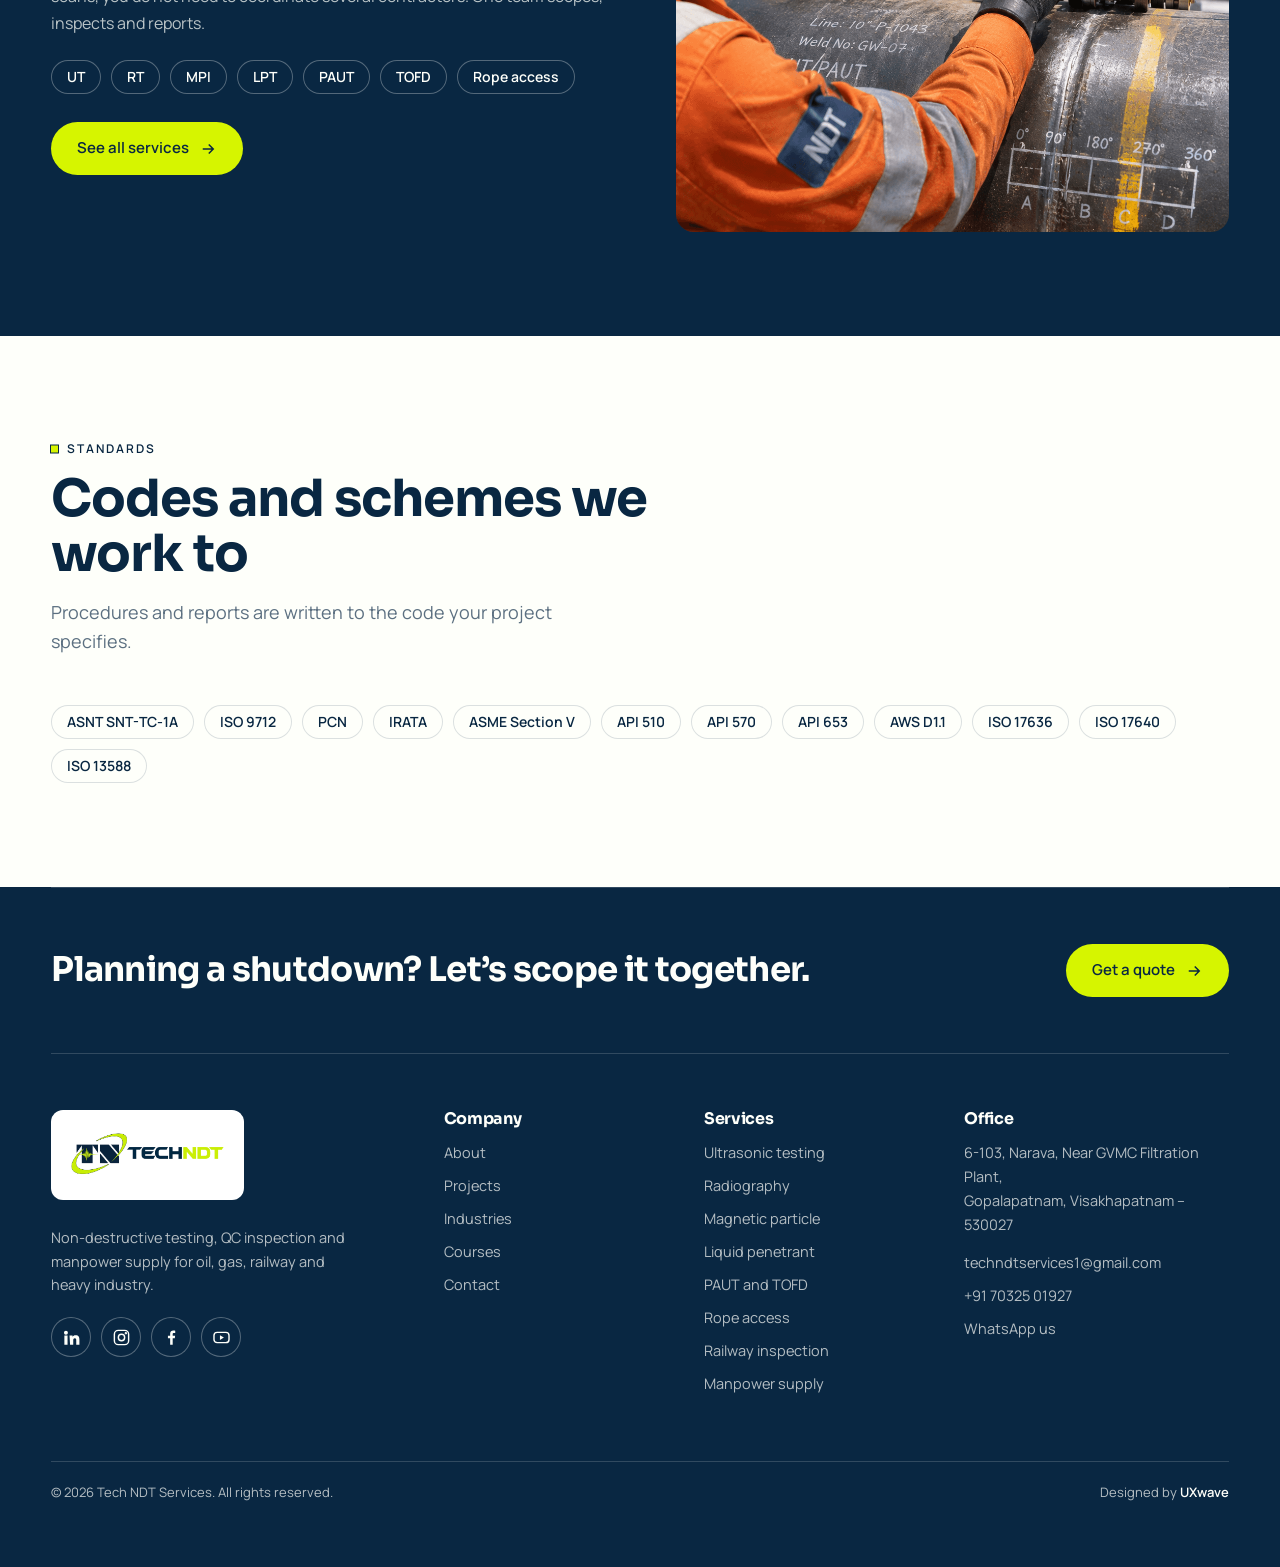
<file: about.html>
<!DOCTYPE html>
<html lang="en">
<head>
<meta charset="UTF-8">
<meta name="viewport" content="width=device-width, initial-scale=1">
<title>About Tech NDT Services | Certified NDT Inspectors, India</title>
<meta name="description" content="Tech NDT Services is a Visakhapatnam team of certified NDT inspectors serving refineries, pipelines, tanks, railways and fabrication yards in India and abroad.">
<meta name="robots" content="index, follow, max-image-preview:large, max-snippet:-1, max-video-preview:-1">
<link rel="canonical" href="https://YOUR-DOMAIN.com/about.html">
<link rel="alternate" hreflang="en" href="https://YOUR-DOMAIN.com/about.html">
<link rel="alternate" hreflang="x-default" href="https://YOUR-DOMAIN.com/about.html">
<meta name="author" content="Tech NDT Services">
<meta name="theme-color" content="#092742">
<meta name="geo.region" content="IN-AP"><meta name="geo.placename" content="Visakhapatnam">
<meta property="og:type" content="website"><meta property="og:site_name" content="Tech NDT Services"><meta property="og:locale" content="en_IN">
<meta property="og:title" content="About Tech NDT Services | Certified NDT Inspectors, India"><meta property="og:description" content="Tech NDT Services is a Visakhapatnam team of certified NDT inspectors serving refineries, pipelines, tanks, railways and fabrication yards in India and abroad."><meta property="og:url" content="https://YOUR-DOMAIN.com/about.html">
<meta property="og:image" content="https://YOUR-DOMAIN.com/assets/og-image.jpg"><meta property="og:image:width" content="1200"><meta property="og:image:height" content="630"><meta property="og:image:alt" content="Tech NDT Services: NDT inspection, QC and manpower, Visakhapatnam">
<meta name="twitter:card" content="summary_large_image"><meta name="twitter:title" content="About Tech NDT Services | Certified NDT Inspectors, India"><meta name="twitter:description" content="Tech NDT Services is a Visakhapatnam team of certified NDT inspectors serving refineries, pipelines, tanks, railways and fabrication yards in India and abroad."><meta name="twitter:image" content="https://YOUR-DOMAIN.com/assets/og-image.jpg">
<link rel="icon" href="favicon.ico" sizes="any">
<link rel="icon" type="image/png" sizes="32x32" href="favicon-32.png">
<link rel="icon" type="image/png" sizes="16x16" href="favicon-16.png">
<link rel="apple-touch-icon" sizes="180x180" href="apple-touch-icon.png">
<link rel="manifest" href="site.webmanifest">
<link rel="preconnect" href="https://fonts.googleapis.com"><link rel="preconnect" href="https://fonts.gstatic.com" crossorigin>
<link href="https://fonts.googleapis.com/css2?family=Sora:wght@500;600;700;800&family=Manrope:wght@400;500;600;700&display=swap" rel="stylesheet">
<link rel="stylesheet" href="styles.css">
<link rel="stylesheet" href="pages.css">
<script type="application/ld+json">{"@context":"https://schema.org","@graph":[{"@type":"BreadcrumbList","itemListElement":[{"@type":"ListItem","position":1,"name":"Home","item":"https://YOUR-DOMAIN.com/"},{"@type":"ListItem","position":2,"name":"About","item":"https://YOUR-DOMAIN.com/about.html"}]},{"@type":"WebPage","@id":"https://YOUR-DOMAIN.com/about.html#webpage","url":"https://YOUR-DOMAIN.com/about.html","name":"About Tech NDT Services | Certified NDT Inspectors, India","description":"Tech NDT Services is a Visakhapatnam team of certified NDT inspectors serving refineries, pipelines, tanks, railways and fabrication yards in India and abroad.","isPartOf":{"@id":"https://YOUR-DOMAIN.com/#website"},"about":{"@id":"https://YOUR-DOMAIN.com/#business"},"inLanguage":"en"}]}</script>
</head>
<body class="inner">
<header class="header" id="header">
  <div class="container header__in">
    <a href="index.html" class="logo" aria-label="Tech NDT Services"><img src="assets/logo.png" alt="Tech NDT Services" height="44"></a>
    <div class="nav__scrim" id="scrim"></div>
    <nav class="nav" id="nav" aria-label="Main"><div class="nav__top">Menu</div><a href="index.html">Home</a><a href="about.html" class="active">About</a><a href="services.html">Services</a><a href="industries.html">Industries</a><a href="projects.html">Projects</a><a href="courses.html">Courses</a><a href="contact.html">Contact</a><div class="nav__foot"><a class="btn" href="https://wa.me/917032501927?text=Hello%20Tech%20NDT%20Services%2C%20I%20would%20like%20a%20quote%20for%20an%20NDT%20inspection.%20Please%20contact%20me%20to%20discuss%20the%20scope." target="_blank" rel="noopener"><svg viewBox="0 0 24 24" aria-hidden="true"><path d="M12 2a10 10 0 0 0-8.6 15.1L2 22l5-1.3A10 10 0 1 0 12 2zm0 18.2a8.2 8.2 0 0 1-4.2-1.2l-.3-.2-3 .8.8-2.9-.2-.3A8.2 8.2 0 1 1 12 20.2zm4.5-6.1c-.2-.1-1.5-.7-1.7-.8-.2-.1-.4-.1-.6.1l-.8 1c-.1.2-.3.2-.5.1-.7-.4-1.5-.7-2.3-1.6-.6-.7-1-1.4-1.1-1.6-.1-.2 0-.4.1-.5l.4-.5c.1-.1.2-.3.2-.4.1-.2 0-.3 0-.4l-.8-1.8c-.2-.5-.4-.4-.6-.4h-.5c-.2 0-.4.1-.6.3-.2.2-.8.8-.8 1.9s.8 2.2.9 2.3c.1.2 1.6 2.4 3.9 3.4 1.4.6 1.9.6 2.6.5.4-.1 1.5-.6 1.7-1.2.2-.6.2-1.1.1-1.2l-.5-.3z"/></svg> Chat on WhatsApp</a><a class="nav__call" href="tel:+917032501927">Call +91 70325 01927</a><small>Visakhapatnam. Mon to Sat, 9:00 to 18:00</small></div></nav>
    <a href="https://wa.me/917032501927?text=Hello%20Tech%20NDT%20Services%2C%20I%20would%20like%20a%20quote%20for%20an%20NDT%20inspection.%20Please%20contact%20me%20to%20discuss%20the%20scope." target="_blank" rel="noopener" class="btn btn--sm">Get a quote</a>
    <button class="burger" id="burger" aria-label="Open menu" aria-expanded="false" aria-controls="nav"><span></span><span></span><span></span></button>
  </div>
</header>
<section class="pg dark">
  <div class="container pg__in">
    <div>
      <nav class="crumbs" aria-label="Breadcrumb"><a href="index.html">Home</a><i></i><span>About</span></nav>
      <h1>Independent inspectors, certified on every job.</h1>
      <p class="lead">Tech NDT Services is a team of certified inspection engineers and technicians for refineries, pipelines, tank farms and fabrication yards.</p>
      <div class="pg__cta"><a href="https://wa.me/917032501927?text=Hello%20Tech%20NDT%20Services%2C%20I%20would%20like%20to%20talk%20to%20an%20engineer%20about%20our%20inspection%20requirement." target="_blank" rel="noopener" class="btn">Talk to an engineer <svg viewBox="0 0 24 24"><path d="M5 12h14M13 6l6 6-6 6"/></svg></a><a href="services.html" class="btn btn--ghost">Our services</a></div>
    </div>
    <figure class="pg__media"><div class="pg__img"><img src="assets/hero-poster.jpg" alt="The Tech NDT Services field crew in orange coveralls on a refinery platform" style="--pos:center 40%"></div><figcaption>The Tech NDT Services field crew</figcaption></figure>
  </div>
  <svg class="pg__wave" viewBox="0 0 1440 76" preserveAspectRatio="xMidYMax slice" aria-hidden="true">
    <path class="base" pathLength="1" d="M0 56 L60 56 L70 54 L80 57 L96 56 L110 56 L118 18 L128 64 L138 56 L240 56 L252 53 L262 58 L276 56 L420 56 L432 54 L444 58 L456 56 L610 56 L622 52 L634 59 L648 56 L780 56 L792 54 L802 57 L816 56 L960 56 L972 53 L984 58 L996 56 L1130 56 L1142 54 L1152 58 L1166 56 L1300 56 L1312 53 L1324 58 L1338 56 L1440 56"/>
    <path class="spike" pathLength="1" d="M846 56 L860 8 L876 66 L890 56"/>
  </svg>
</section>

<section>
  <div class="container story">
    <div class="story__h"><span class="eyebrow">Who we are</span><h2>Flaws found early cost less to fix</h2></div>
    <div class="prose">
      <p>Pressure vessels, pipelines, storage tanks, railway assets and offshore structures fail where flaws go unseen. We find them early, report them clearly and keep your plant running.</p>
      <p>Our crews work shoulder to shoulder with plant owners, EPC contractors and fabrication yards. We recommend the technique that suits the defect, the material and your shutdown window, not the one that is easiest for us to sell.</p>
      <p>Every job starts with a written procedure and ends with a signed, traceable report. In between, you get daily progress updates, so repairs and re-shoots happen while the shutdown clock is still running.</p>
      <div class="facts">
        <div><b data-count="15">0</b><span>Years in the field</span></div>
        <div><b data-count="60" data-suffix="+">0</b><span>Certified technicians</span></div>
        <div><b data-count="40" data-suffix="+">0</b><span>Clients served</span></div>
      </div>
    </div>
  </div>
</section>

<section class="soft">
  <div class="container">
    <div class="sec-head"><div><span class="eyebrow">How we work</span><h2>Four things we do not compromise on</h2></div></div>
    <div class="vals">
      <article class="val"><div class="val__ic"><svg viewBox="0 0 24 24"><path d="M12 3l7 3v5c0 5-3 8-7 10-4-2-7-5-7-10V6z"/><path d="M9 12l2 2 4-4"/></svg></div><h3>Safety first</h3><p>Risk assessment, permits and radiation controls before the first probe touches steel.</p></article>
      <article class="val"><div class="val__ic"><svg viewBox="0 0 24 24"><path d="M12 4v16M7 20h10M4 8h16M4 8l-2.5 6a3.5 3.5 0 0 0 5 0zM20 8l-2.5 6a3.5 3.5 0 0 0 5 0z"/></svg></div><h3>Independent findings</h3><p>We report what the data shows. No pressure to pass a weld, no incentive to fail one.</p></article>
      <article class="val"><div class="val__ic"><svg viewBox="0 0 24 24"><path d="M7 3h7l5 5v13H7z"/><path d="M14 3v5h5M10 15l2 2 4-5"/></svg></div><h3>Traceable records</h3><p>Procedures, calibration, data and images tied to every report so it stands up to audit.</p></article>
      <article class="val"><div class="val__ic"><svg viewBox="0 0 24 24"><circle cx="12" cy="13" r="8"/><path d="M12 9v4l3 2M9 3h6"/></svg></div><h3>Fast mobilisation</h3><p>Crews, equipment and permits ready for turnarounds and emergency call-outs.</p></article>
    </div>
  </div>
</section>

<section>
  <div class="container split">
    <div class="split__img"><img src="assets/service-2.png" alt="Inspector placing film on a pipe weld beside a radiographic testing restricted-area sign" loading="lazy" style="--pos:center"></div>
    <div>
      <span class="eyebrow">Site safety</span>
      <h2>Safe by procedure, not by luck</h2>
      <p>Radiography, work at height and live plants leave no room for improvisation. Safety controls are part of the scope, not an add-on.</p>
      <ul class="ticks" style="margin-top:22px">
        <li>Pre-job risk assessment and permit-to-work on every site</li>
        <li>Radiation barriers, controlled exposure and full source accountability</li>
        <li>Rope access teams with rescue plans in place before work starts</li>
        <li>Toolbox talk at the start of every shift</li>
      </ul>
    </div>
  </div>
</section>

<section class="dark">
  <div class="container split split--rev">
    <div class="split__img"><img src="assets/project-2.png" alt="Technician reviewing phased array scan data beside a crawler on a pipe weld" loading="lazy" style="--pos:center 35%"></div>
    <div>
      <span class="eyebrow">Methods</span>
      <h2>Conventional and advanced methods in one crew</h2>
      <p>From manual UT and radiography to phased array and TOFD with recorded scans, you do not need to coordinate several contractors. One team scopes, inspects and reports.</p>
      <div class="chips"><span class="chip">UT</span><span class="chip">RT</span><span class="chip">MPI</span><span class="chip">LPT</span><span class="chip">PAUT</span><span class="chip">TOFD</span><span class="chip">Rope access</span></div>
      <p style="margin-top:28px"><a href="services.html" class="btn">See all services <svg viewBox="0 0 24 24"><path d="M5 12h14M13 6l6 6-6 6"/></svg></a></p>
    </div>
  </div>
</section>

<section>
  <div class="container">
    <div class="sec-head"><div><span class="eyebrow">Standards</span><h2>Codes and schemes we work to</h2><p class="lead">Procedures and reports are written to the code your project specifies.</p></div></div>
    <div class="chips">
      <span class="chip">ASNT SNT-TC-1A</span><span class="chip">ISO 9712</span><span class="chip">PCN</span><span class="chip">IRATA</span>
      <span class="chip">ASME Section V</span><span class="chip">API 510</span><span class="chip">API 570</span><span class="chip">API 653</span>
      <span class="chip">AWS D1.1</span><span class="chip">ISO 17636</span><span class="chip">ISO 17640</span><span class="chip">ISO 13588</span>
    </div>
  </div>
</section>

<div id="site-footer" data-cta-title="Planning a shutdown? Let’s scope it together." data-cta-label="Get a quote" data-cta-href="https://wa.me/917032501927?text=Hello%20Tech%20NDT%20Services%2C%20I%20would%20like%20a%20quote%20for%20an%20NDT%20inspection.%20Please%20contact%20me%20to%20discuss%20the%20scope."></div>
<script src="footer.js"></script>
<script src="page.js"></script>
</body>
</html>
</file>
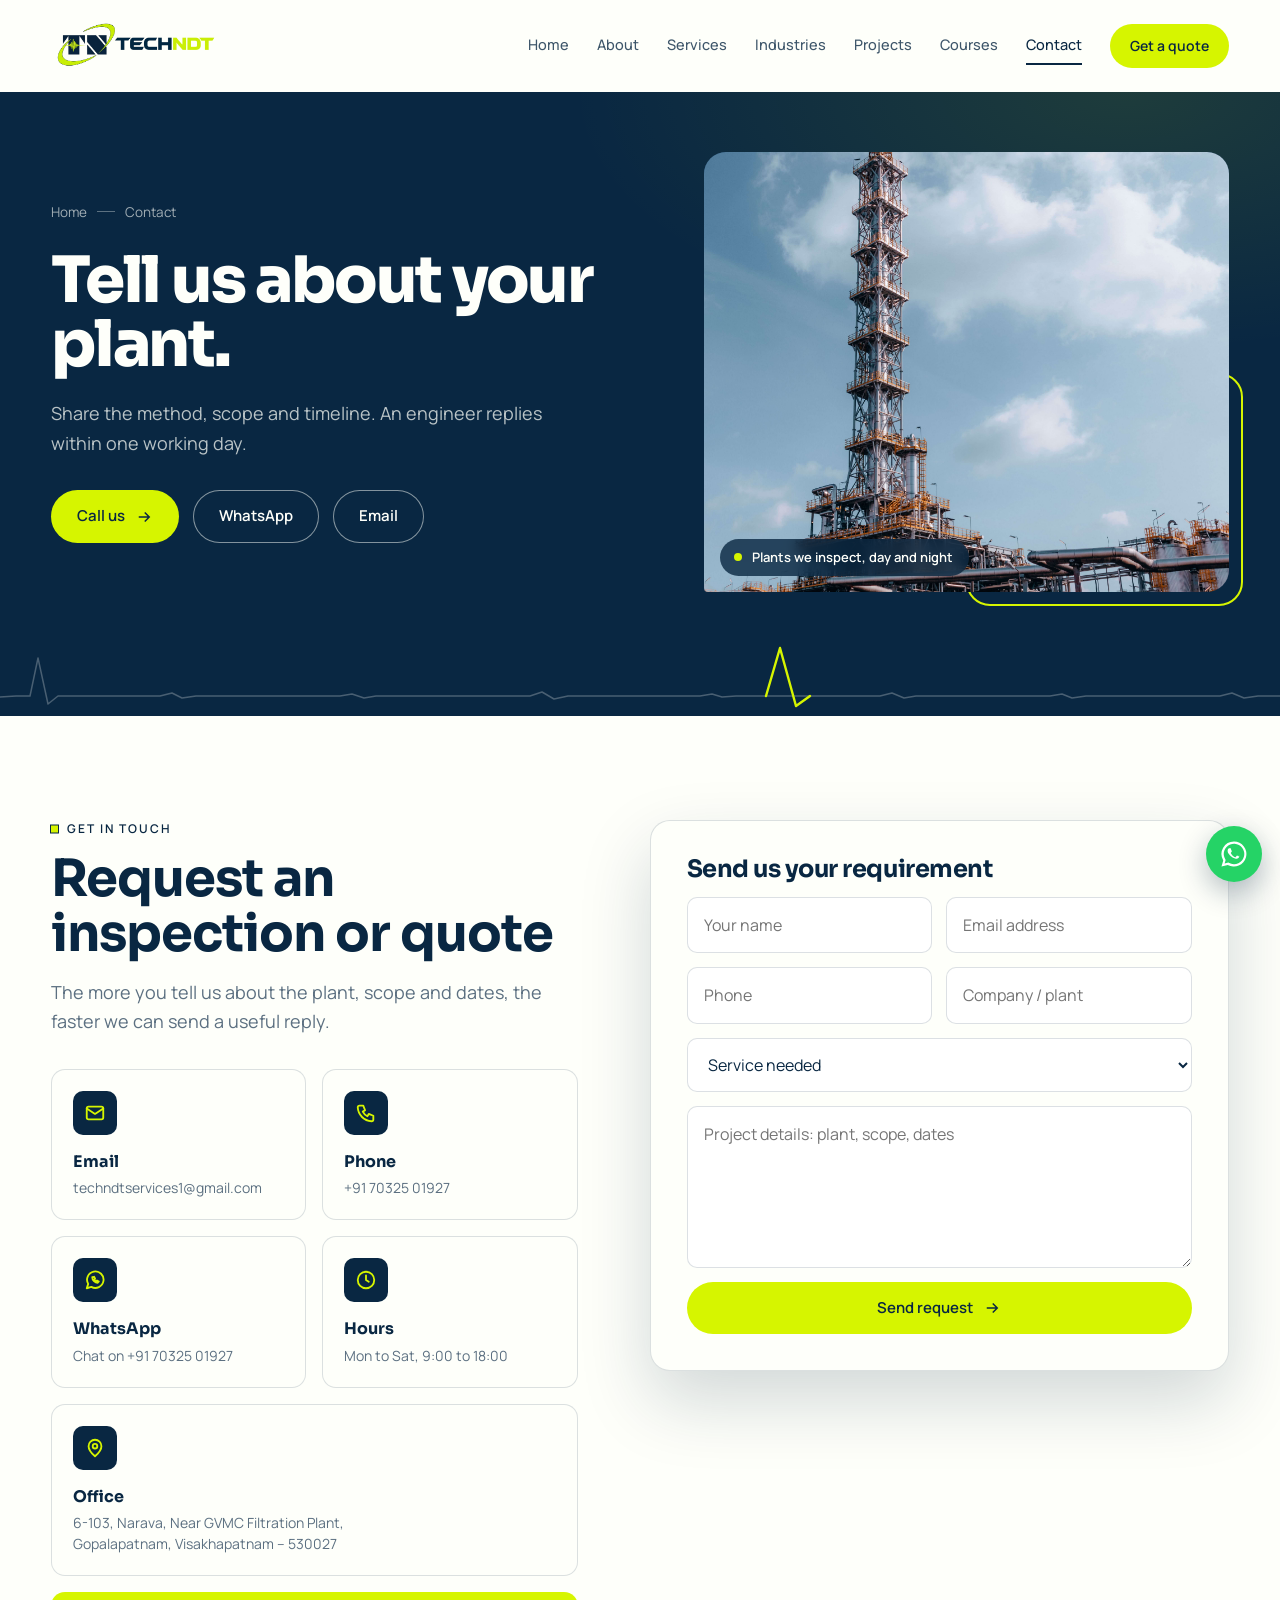
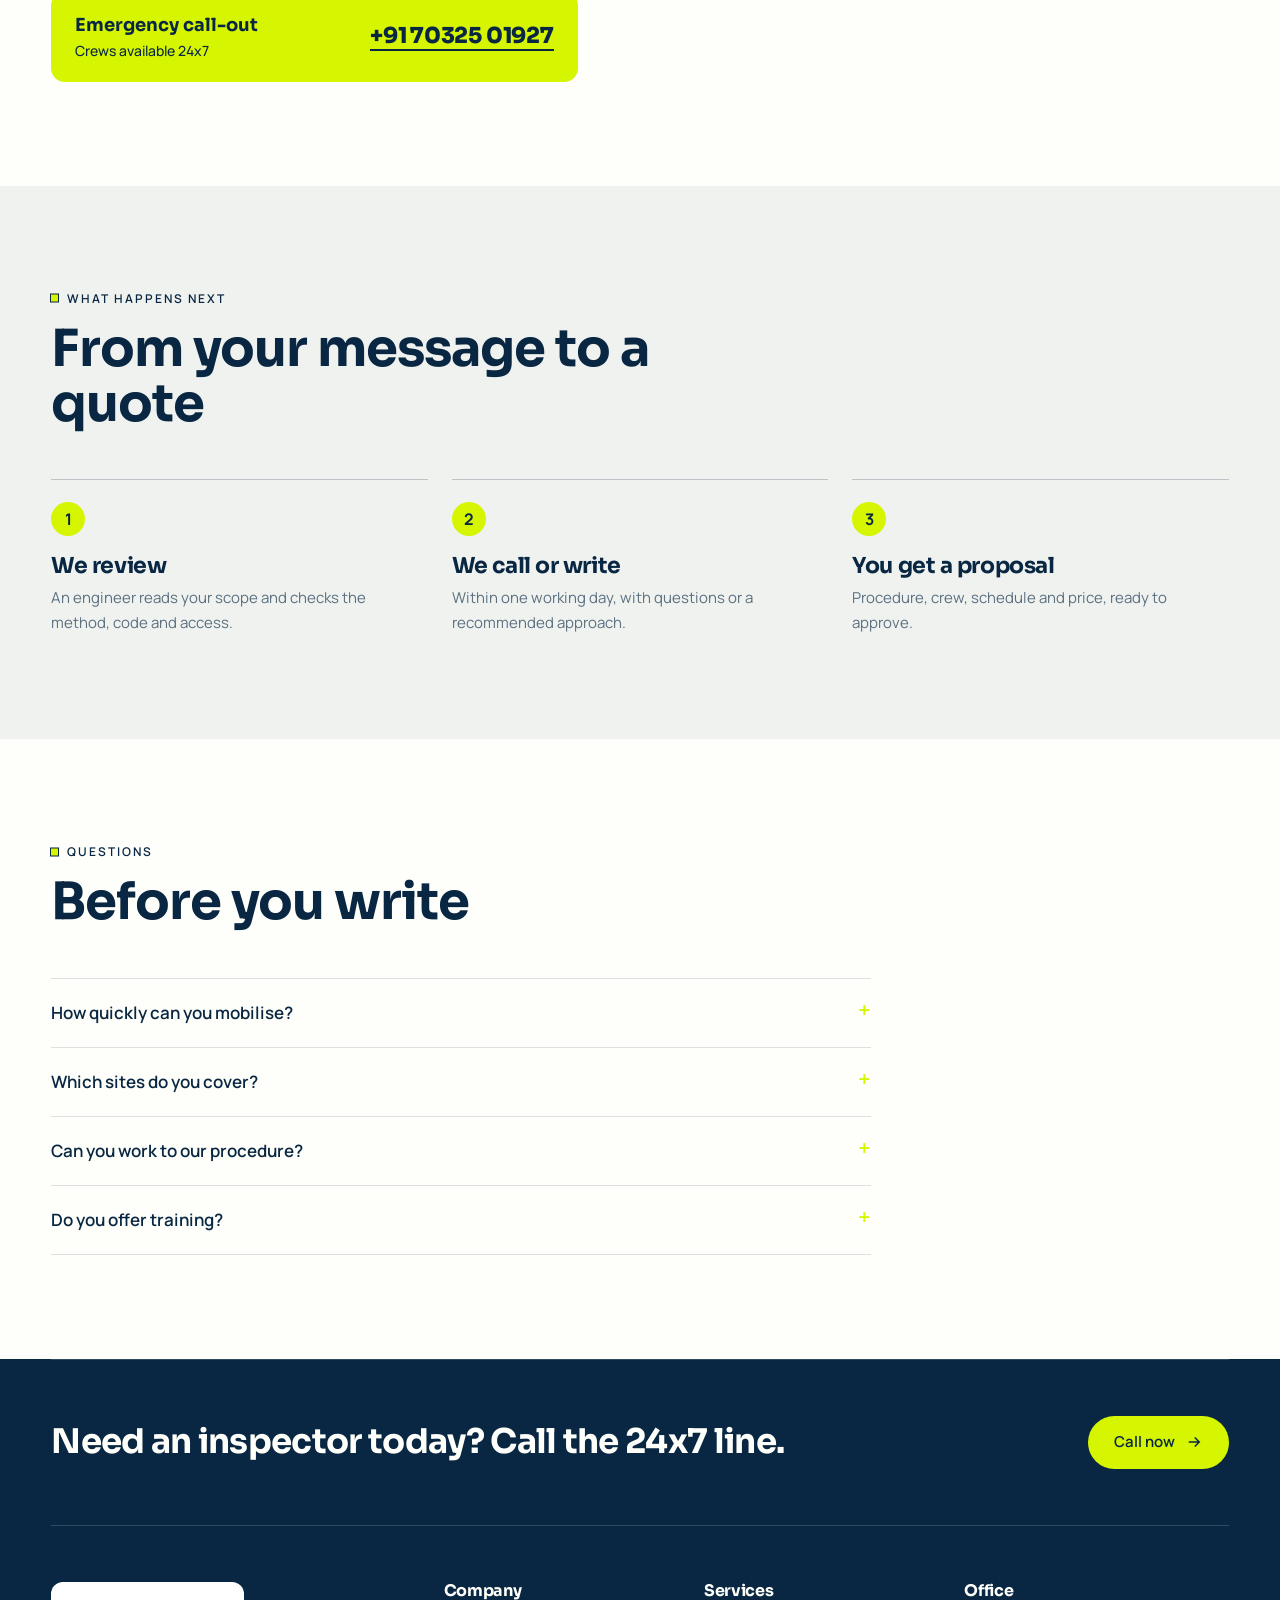
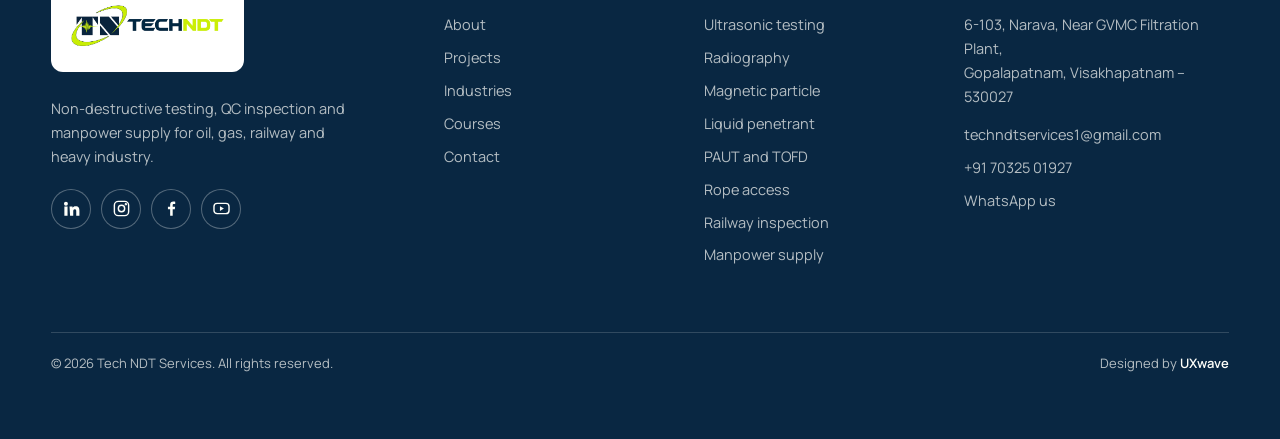
<file: contact.html>
<!DOCTYPE html>
<html lang="en">
<head>
<meta charset="UTF-8">
<meta name="viewport" content="width=device-width, initial-scale=1">
<title>Contact Tech NDT Services | NDT Quote, Visakhapatnam</title>
<meta name="description" content="Request an NDT inspection, manpower or training quote. Call +91 70325 01927 or WhatsApp. Tech NDT Services, Gopalapatnam, Visakhapatnam 530027.">
<meta name="robots" content="index, follow, max-image-preview:large, max-snippet:-1, max-video-preview:-1">
<link rel="canonical" href="https://YOUR-DOMAIN.com/contact.html">
<link rel="alternate" hreflang="en" href="https://YOUR-DOMAIN.com/contact.html">
<link rel="alternate" hreflang="x-default" href="https://YOUR-DOMAIN.com/contact.html">
<meta name="author" content="Tech NDT Services">
<meta name="theme-color" content="#092742">
<meta name="geo.region" content="IN-AP"><meta name="geo.placename" content="Visakhapatnam">
<meta property="og:type" content="website"><meta property="og:site_name" content="Tech NDT Services"><meta property="og:locale" content="en_IN">
<meta property="og:title" content="Contact Tech NDT Services | NDT Quote, Visakhapatnam"><meta property="og:description" content="Request an NDT inspection, manpower or training quote. Call +91 70325 01927 or WhatsApp. Tech NDT Services, Gopalapatnam, Visakhapatnam 530027."><meta property="og:url" content="https://YOUR-DOMAIN.com/contact.html">
<meta property="og:image" content="https://YOUR-DOMAIN.com/assets/og-image.jpg"><meta property="og:image:width" content="1200"><meta property="og:image:height" content="630"><meta property="og:image:alt" content="Tech NDT Services: NDT inspection, QC and manpower, Visakhapatnam">
<meta name="twitter:card" content="summary_large_image"><meta name="twitter:title" content="Contact Tech NDT Services | NDT Quote, Visakhapatnam"><meta name="twitter:description" content="Request an NDT inspection, manpower or training quote. Call +91 70325 01927 or WhatsApp. Tech NDT Services, Gopalapatnam, Visakhapatnam 530027."><meta name="twitter:image" content="https://YOUR-DOMAIN.com/assets/og-image.jpg">
<link rel="icon" href="favicon.ico" sizes="any">
<link rel="icon" type="image/png" sizes="32x32" href="favicon-32.png">
<link rel="icon" type="image/png" sizes="16x16" href="favicon-16.png">
<link rel="apple-touch-icon" sizes="180x180" href="apple-touch-icon.png">
<link rel="manifest" href="site.webmanifest">
<link rel="preconnect" href="https://fonts.googleapis.com"><link rel="preconnect" href="https://fonts.gstatic.com" crossorigin>
<link href="https://fonts.googleapis.com/css2?family=Sora:wght@500;600;700;800&family=Manrope:wght@400;500;600;700&display=swap" rel="stylesheet">
<link rel="stylesheet" href="styles.css">
<link rel="stylesheet" href="pages.css">
<script type="application/ld+json">{"@context":"https://schema.org","@graph":[{"@type":"BreadcrumbList","itemListElement":[{"@type":"ListItem","position":1,"name":"Home","item":"https://YOUR-DOMAIN.com/"},{"@type":"ListItem","position":2,"name":"Contact","item":"https://YOUR-DOMAIN.com/contact.html"}]},{"@type":"WebPage","@id":"https://YOUR-DOMAIN.com/contact.html#webpage","url":"https://YOUR-DOMAIN.com/contact.html","name":"Contact Tech NDT Services | NDT Quote, Visakhapatnam","description":"Request an NDT inspection, manpower or training quote. Call +91 70325 01927 or WhatsApp. Tech NDT Services, Gopalapatnam, Visakhapatnam 530027.","isPartOf":{"@id":"https://YOUR-DOMAIN.com/#website"},"about":{"@id":"https://YOUR-DOMAIN.com/#business"},"inLanguage":"en"},{"@type":"FAQPage","mainEntity":[{"@type":"Question","name":"How quickly can you mobilise?","acceptedAnswer":{"@type":"Answer","text":"Tell us your dates and we confirm what is possible. For emergency call-outs, phone the 24x7 line."}},{"@type":"Question","name":"Which sites do you cover?","acceptedAnswer":{"@type":"Answer","text":"Share your plant location in the form and we confirm availability for your area."}},{"@type":"Question","name":"Can you work to our procedure?","acceptedAnswer":{"@type":"Answer","text":"Yes. We can follow your procedure and acceptance criteria, or write one to the code your project specifies."}},{"@type":"Question","name":"Do you offer training?","acceptedAnswer":{"@type":"Answer","text":"Yes. See our courses for NDT training, or ask about a corporate batch."}}]},{"@type":"ContactPage","@id":"https://YOUR-DOMAIN.com/contact.html#contact","url":"https://YOUR-DOMAIN.com/contact.html","name":"Contact Tech NDT Services | NDT Quote, Visakhapatnam","about":{"@id":"https://YOUR-DOMAIN.com/#business"}}]}</script>
</head>
<body class="inner">
<header class="header" id="header">
  <div class="container header__in">
    <a href="index.html" class="logo" aria-label="Tech NDT Services"><img src="assets/logo.png" alt="Tech NDT Services" height="44"></a>
    <div class="nav__scrim" id="scrim"></div>
    <nav class="nav" id="nav" aria-label="Main"><div class="nav__top">Menu</div><a href="index.html">Home</a><a href="about.html">About</a><a href="services.html">Services</a><a href="industries.html">Industries</a><a href="projects.html">Projects</a><a href="courses.html">Courses</a><a href="contact.html" class="active">Contact</a><div class="nav__foot"><a class="btn" href="https://wa.me/917032501927?text=Hello%20Tech%20NDT%20Services%2C%20I%20would%20like%20a%20quote%20for%20an%20NDT%20inspection.%20Please%20contact%20me%20to%20discuss%20the%20scope." target="_blank" rel="noopener"><svg viewBox="0 0 24 24" aria-hidden="true"><path d="M12 2a10 10 0 0 0-8.6 15.1L2 22l5-1.3A10 10 0 1 0 12 2zm0 18.2a8.2 8.2 0 0 1-4.2-1.2l-.3-.2-3 .8.8-2.9-.2-.3A8.2 8.2 0 1 1 12 20.2zm4.5-6.1c-.2-.1-1.5-.7-1.7-.8-.2-.1-.4-.1-.6.1l-.8 1c-.1.2-.3.2-.5.1-.7-.4-1.5-.7-2.3-1.6-.6-.7-1-1.4-1.1-1.6-.1-.2 0-.4.1-.5l.4-.5c.1-.1.2-.3.2-.4.1-.2 0-.3 0-.4l-.8-1.8c-.2-.5-.4-.4-.6-.4h-.5c-.2 0-.4.1-.6.3-.2.2-.8.8-.8 1.9s.8 2.2.9 2.3c.1.2 1.6 2.4 3.9 3.4 1.4.6 1.9.6 2.6.5.4-.1 1.5-.6 1.7-1.2.2-.6.2-1.1.1-1.2l-.5-.3z"/></svg> Chat on WhatsApp</a><a class="nav__call" href="tel:+917032501927">Call +91 70325 01927</a><small>Visakhapatnam. Mon to Sat, 9:00 to 18:00</small></div></nav>
    <a href="https://wa.me/917032501927?text=Hello%20Tech%20NDT%20Services%2C%20I%20would%20like%20a%20quote%20for%20an%20NDT%20inspection.%20Please%20contact%20me%20to%20discuss%20the%20scope." target="_blank" rel="noopener" class="btn btn--sm">Get a quote</a>
    <button class="burger" id="burger" aria-label="Open menu" aria-expanded="false" aria-controls="nav"><span></span><span></span><span></span></button>
  </div>
</header>
<section class="pg dark">
  <div class="container pg__in">
    <div>
      <nav class="crumbs" aria-label="Breadcrumb"><a href="index.html">Home</a><i></i><span>Contact</span></nav>
      <h1>Tell us about your plant.</h1>
      <p class="lead">Share the method, scope and timeline. An engineer replies within one working day.</p>
      <div class="pg__cta"><a href="tel:+917032501927" class="btn">Call us <svg viewBox="0 0 24 24"><path d="M5 12h14M13 6l6 6-6 6"/></svg></a><a href="https://wa.me/917032501927?text=Hello%20Tech%20NDT%20Services%2C%20I%20would%20like%20to%20enquire." class="btn btn--ghost" target="_blank" rel="noopener">WhatsApp</a><a href="mailto:techndtservices1@gmail.com" class="btn btn--ghost">Email</a></div>
    </div>
    <figure class="pg__media"><div class="pg__img"><img src="assets/img1.jpg" alt="Refinery columns against a sunset sky" style="--pos:center"></div><figcaption>Plants we inspect, day and night</figcaption></figure>
  </div>
  <svg class="pg__wave" viewBox="0 0 1440 76" preserveAspectRatio="xMidYMax slice" aria-hidden="true">
    <path class="base" pathLength="1" d="M0 56 L60 56 L70 54 L80 57 L96 56 L110 56 L118 18 L128 64 L138 56 L240 56 L252 53 L262 58 L276 56 L420 56 L432 54 L444 58 L456 56 L610 56 L622 52 L634 59 L648 56 L780 56 L792 54 L802 57 L816 56 L960 56 L972 53 L984 58 L996 56 L1130 56 L1142 54 L1152 58 L1166 56 L1300 56 L1312 53 L1324 58 L1338 56 L1440 56"/>
    <path class="spike" pathLength="1" d="M846 56 L860 8 L876 66 L890 56"/>
  </svg>
</section>
<section>
  <div class="container cpage">
    <div>
      <span class="eyebrow">Get in touch</span><h2>Request an inspection or quote</h2>
      <p class="lead">The more you tell us about the plant, scope and dates, the faster we can send a useful reply.</p>
      <div class="ctiles">
        <a class="ct" href="mailto:techndtservices1@gmail.com"><div class="ct__ic"><svg viewBox="0 0 24 24"><rect x="3" y="5" width="18" height="14" rx="2"/><path d="M3 7l9 6 9-6"/></svg></div><div><b>Email</b><small>techndtservices1@gmail.com</small></div></a>
        <a class="ct" href="tel:+917032501927"><div class="ct__ic"><svg viewBox="0 0 24 24"><path d="M5 4h4l2 5-2.5 1.5a11 11 0 0 0 5 5L15 13l5 2v4a2 2 0 0 1-2 2A16 16 0 0 1 3 6a2 2 0 0 1 2-2z"/></svg></div><div><b>Phone</b><small>+91 70325 01927</small></div></a>
        <a class="ct" href="https://wa.me/917032501927?text=Hello%20Tech%20NDT%20Services%2C%20I%20would%20like%20to%20enquire." target="_blank" rel="noopener"><div class="ct__ic"><svg viewBox="0 0 24 24"><path d="M3 21l1.6-4.8A9 9 0 1 1 8 19.5z"/><path d="M9 9c0 3 3 6 6 6l1.2-1.4-2-1-.9.8c-.8-.3-1.7-1.2-2-2l.8-.9-1-2z"/></svg></div><div><b>WhatsApp</b><small>Chat on +91 70325 01927</small></div></a>
        <div class="ct"><div class="ct__ic"><svg viewBox="0 0 24 24"><circle cx="12" cy="12" r="9"/><path d="M12 7v5l3 2"/></svg></div><div><b>Hours</b><small>Mon to Sat, 9:00 to 18:00</small></div></div>
        <a class="ct ct--wide" href="https://www.google.com/maps/search/?api=1&amp;query=Narava+Gopalapatnam+Visakhapatnam+530027" target="_blank" rel="noopener"><div class="ct__ic"><svg viewBox="0 0 24 24"><path d="M12 21s7-6 7-11a7 7 0 0 0-14 0c0 5 7 11 7 11z"/><circle cx="12" cy="10" r="2.5"/></svg></div><div><b>Office</b><small>6-103, Narava, Near GVMC Filtration Plant,<br>Gopalapatnam, Visakhapatnam – 530027</small></div></a>
      </div>
      <div class="sos"><div><b>Emergency call-out</b><span>Crews available 24x7</span></div><a href="tel:+917032501927">+91 70325 01927</a></div>
    </div>
    <form class="form form--lt" data-form novalidate>
      <h3>Send us your requirement</h3>
      <input type="text" name="name" placeholder="Your name" required>
      <input type="email" name="email" placeholder="Email address" required>
      <input type="tel" name="phone" placeholder="Phone">
      <input type="text" name="company" placeholder="Company / plant">
      <select name="service" class="full" data-param="service"><option value="">Service needed</option><option>Ultrasonic testing</option><option>Radiographic testing</option><option>Magnetic particle inspection</option><option>Liquid penetrant testing</option><option>PAUT / TOFD</option><option>Rope access inspection</option><option>Railway inspection</option><option>Manpower supply</option><option>Training / courses</option></select>
      <textarea name="msg" rows="5" placeholder="Project details: plant, scope, dates"></textarea>
      <button class="btn" type="submit">Send request <svg viewBox="0 0 24 24"><path d="M5 12h14M13 6l6 6-6 6"/></svg></button>
      <p class="form__ok" hidden>Thanks. Your details are ready to send on WhatsApp, and we reply within one working day.</p>
    </form>
  </div>
</section>

<section class="soft">
  <div class="container">
    <div class="sec-head"><div><span class="eyebrow">What happens next</span><h2>From your message to a quote</h2></div></div>
    <ol class="steps steps--3">
      <li><h3>We review</h3><p>An engineer reads your scope and checks the method, code and access.</p></li>
      <li><h3>We call or write</h3><p>Within one working day, with questions or a recommended approach.</p></li>
      <li><h3>You get a proposal</h3><p>Procedure, crew, schedule and price, ready to approve.</p></li>
    </ol>
  </div>
</section>

<section>
  <div class="container">
    <div class="sec-head"><div><span class="eyebrow">Questions</span><h2>Before you write</h2></div></div>
    <div class="faqs">
      <details><summary>How quickly can you mobilise?</summary><p>Tell us your dates and we confirm what is possible. For emergency call-outs, phone the 24x7 line.</p></details>
      <details><summary>Which sites do you cover?</summary><p>Share your plant location in the form and we confirm availability for your area.</p></details>
      <details><summary>Can you work to our procedure?</summary><p>Yes. We can follow your procedure and acceptance criteria, or write one to the code your project specifies.</p></details>
      <details><summary>Do you offer training?</summary><p>Yes. See our <a href="courses.html" class="tlink">courses</a> for NDT training, or ask about a corporate batch.</p></details>
    </div>
  </div>
</section>

<div id="site-footer" data-cta-title="Need an inspector today? Call the 24x7 line." data-cta-label="Call now" data-cta-href="tel:+917032501927"></div>
<script src="footer.js"></script>
<script src="page.js"></script>
</body>
</html>
</file>
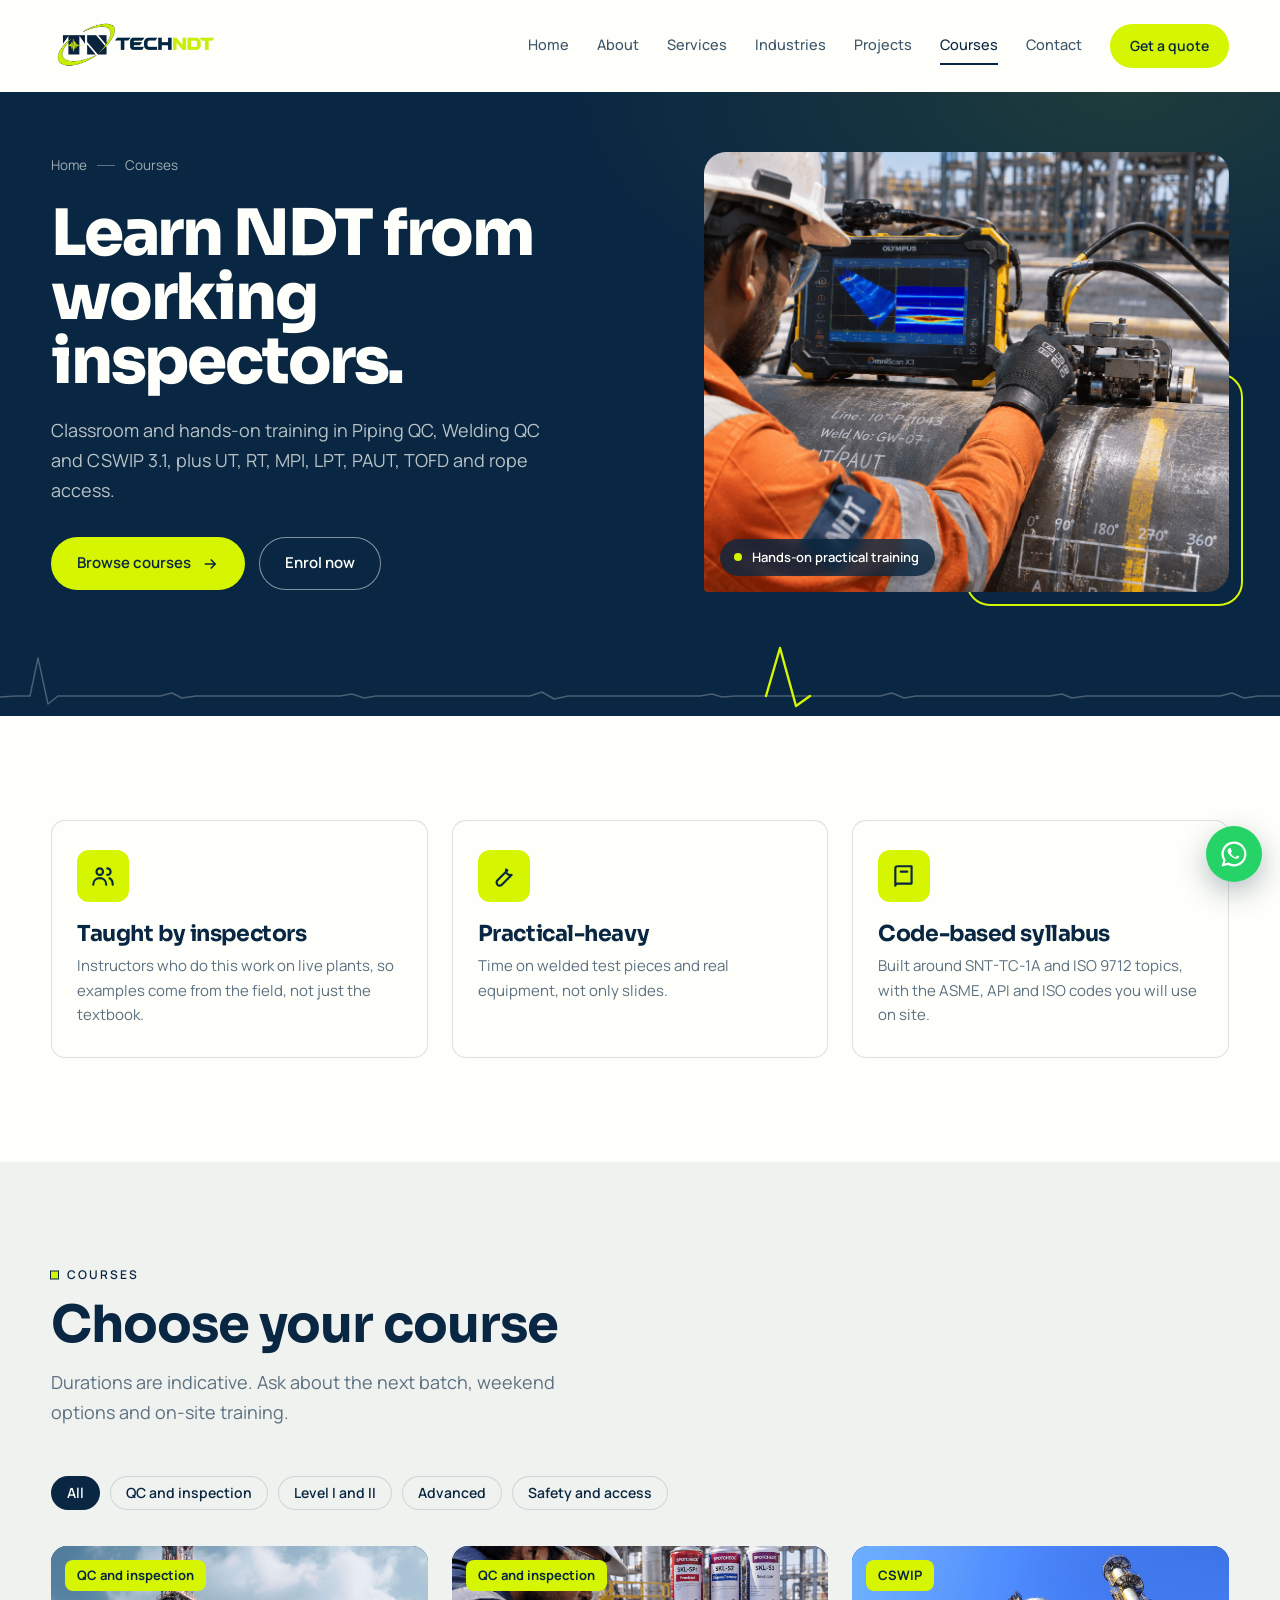
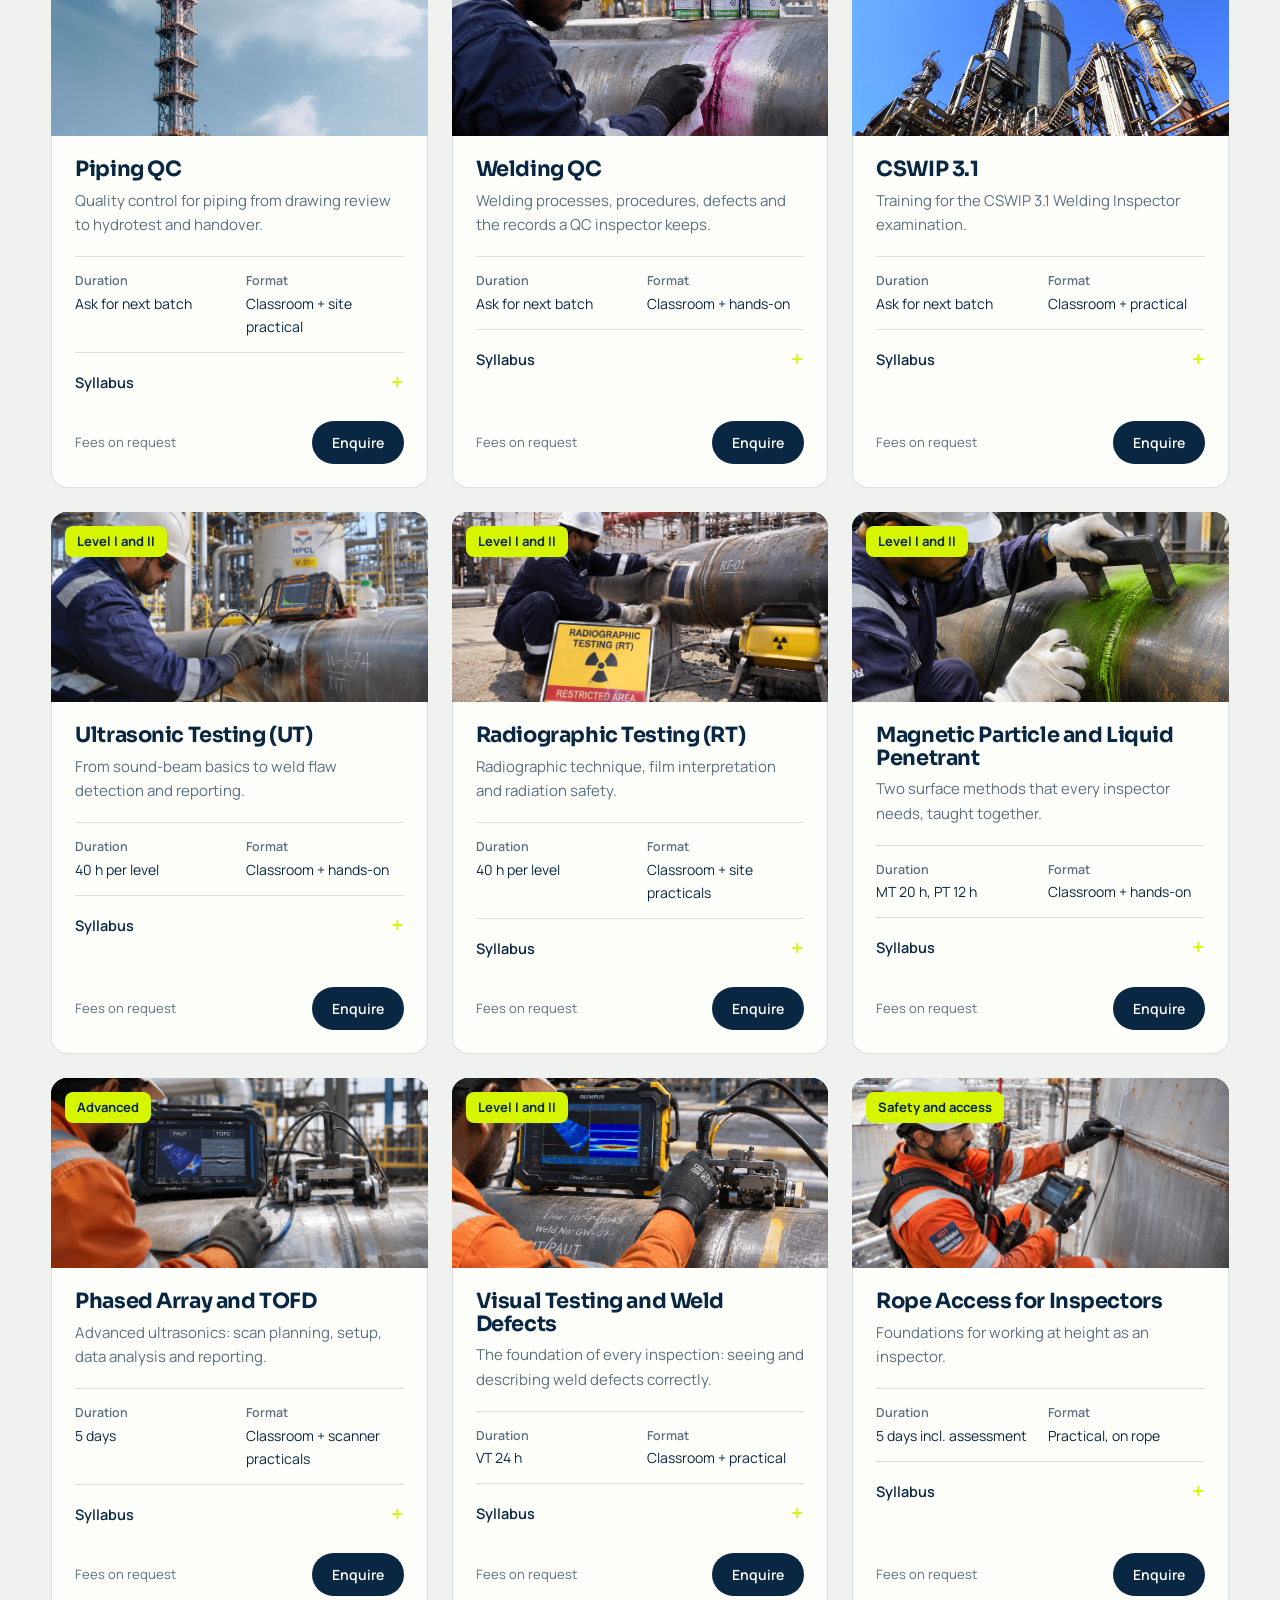
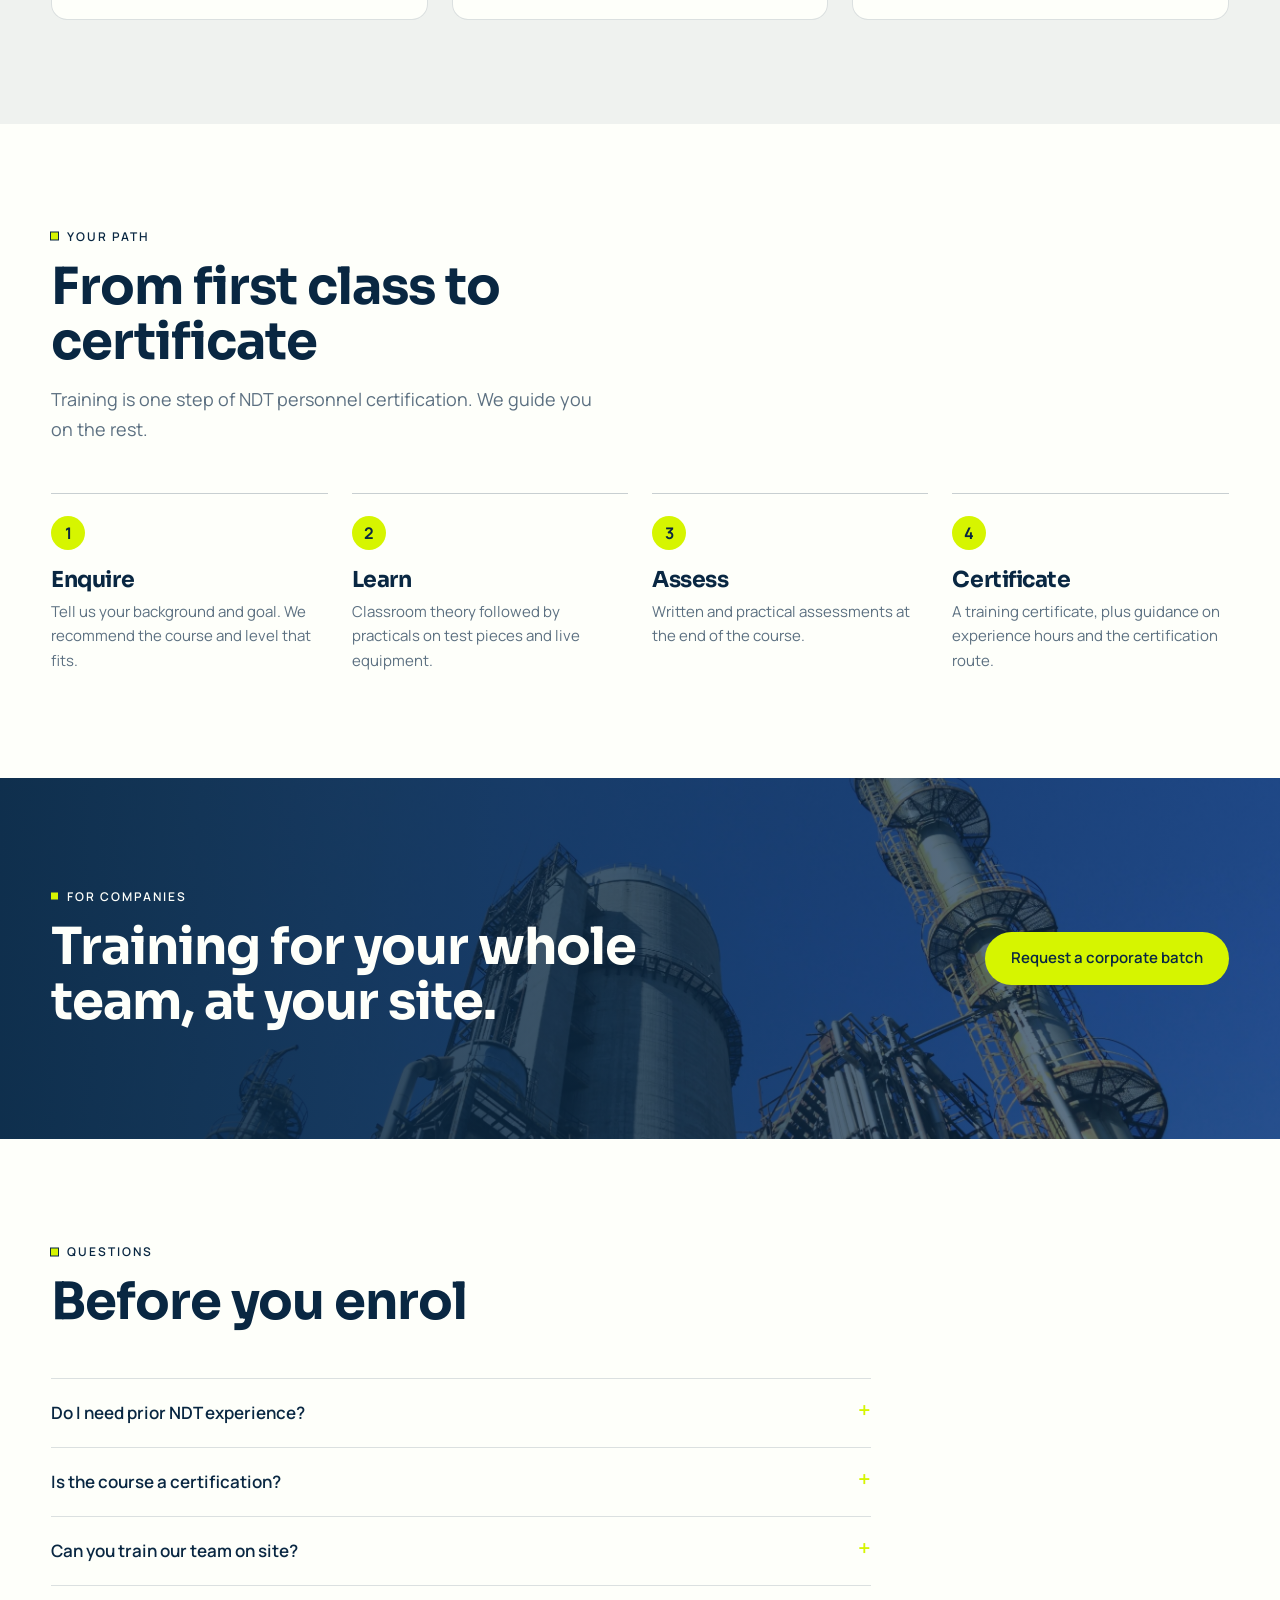
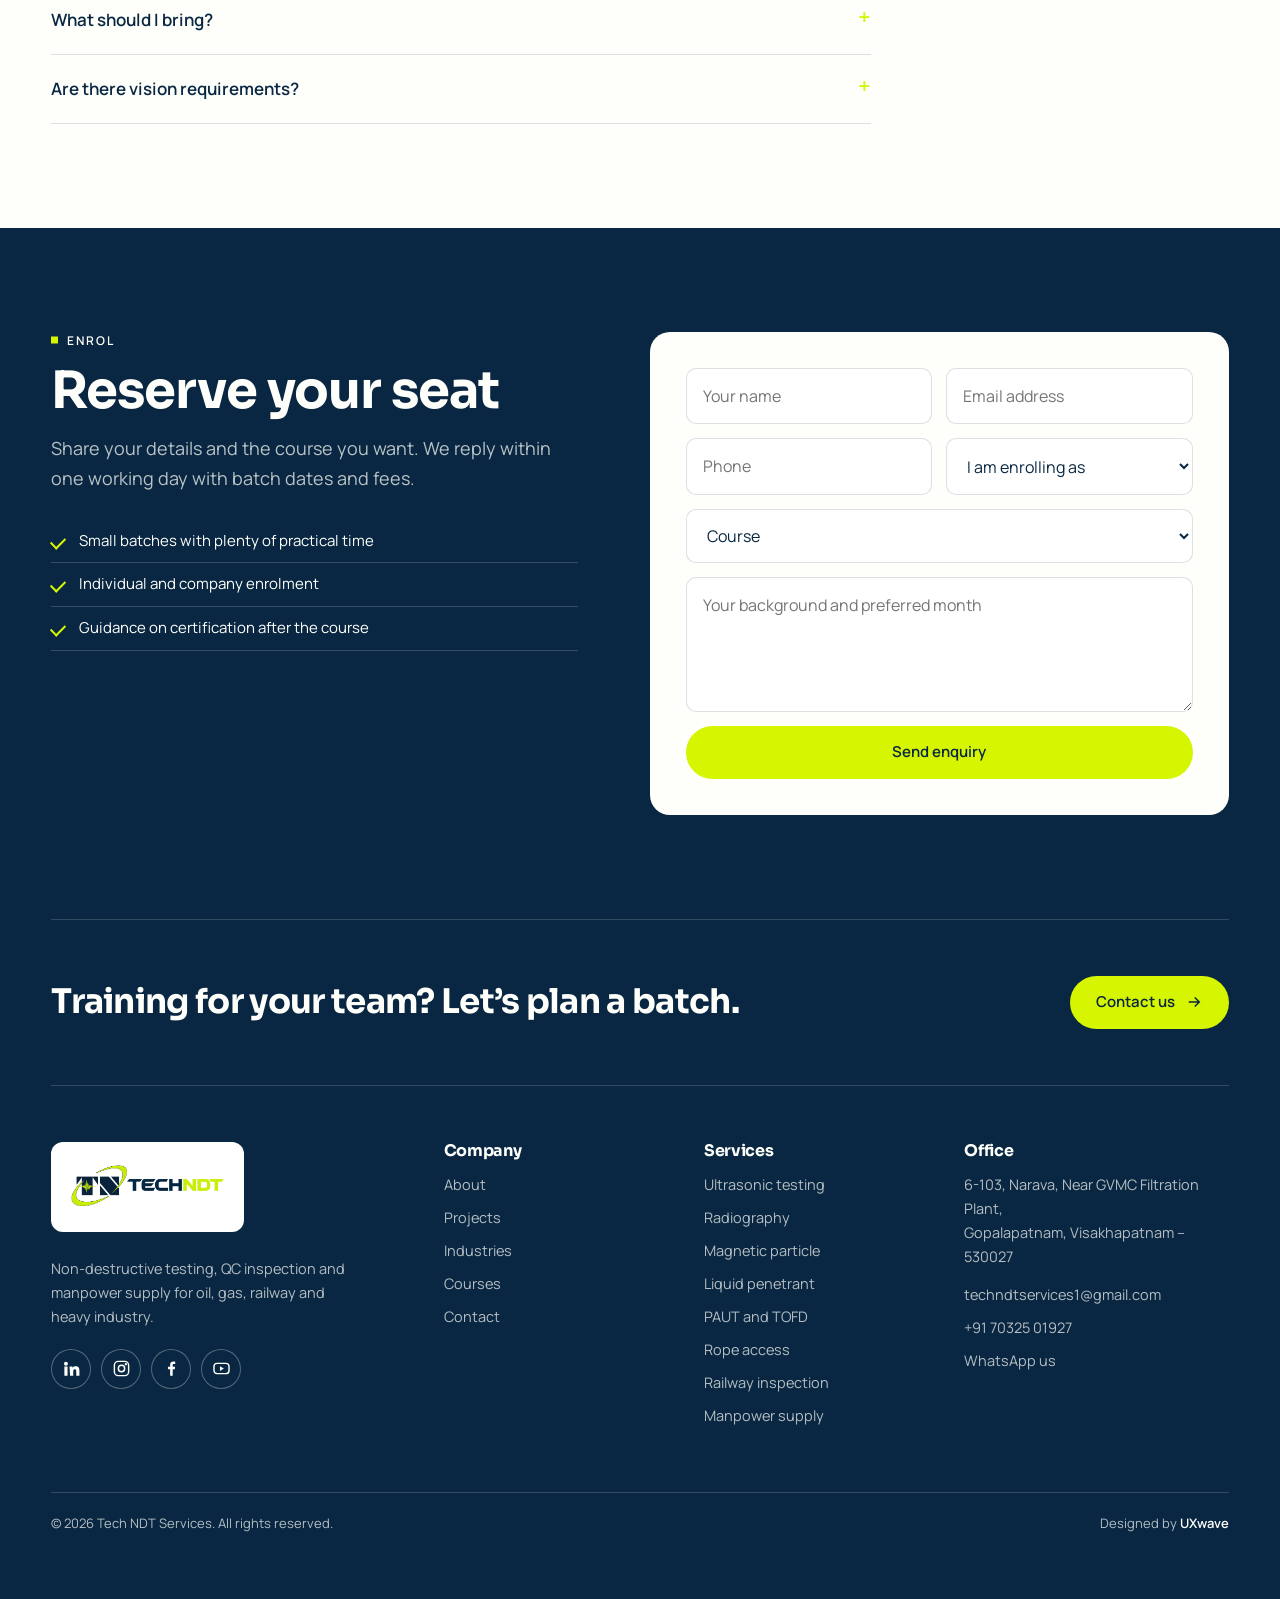
<file: courses.html>
<!DOCTYPE html>
<html lang="en">
<head>
<meta charset="UTF-8">
<meta name="viewport" content="width=device-width, initial-scale=1">
<title>NDT Training in Vizag: Piping QC, Welding QC, CSWIP 3.1</title>
<meta name="description" content="Practical NDT and QC training in Visakhapatnam: Piping QC, Welding QC, CSWIP 3.1, UT, RT, MPI, LPT, PAUT, TOFD and rope access. Enquire on WhatsApp.">
<meta name="robots" content="index, follow, max-image-preview:large, max-snippet:-1, max-video-preview:-1">
<link rel="canonical" href="https://YOUR-DOMAIN.com/courses.html">
<link rel="alternate" hreflang="en" href="https://YOUR-DOMAIN.com/courses.html">
<link rel="alternate" hreflang="x-default" href="https://YOUR-DOMAIN.com/courses.html">
<meta name="author" content="Tech NDT Services">
<meta name="theme-color" content="#092742">
<meta name="geo.region" content="IN-AP"><meta name="geo.placename" content="Visakhapatnam">
<meta property="og:type" content="website"><meta property="og:site_name" content="Tech NDT Services"><meta property="og:locale" content="en_IN">
<meta property="og:title" content="NDT Training in Vizag: Piping QC, Welding QC, CSWIP 3.1"><meta property="og:description" content="Practical NDT and QC training in Visakhapatnam: Piping QC, Welding QC, CSWIP 3.1, UT, RT, MPI, LPT, PAUT, TOFD and rope access. Enquire on WhatsApp."><meta property="og:url" content="https://YOUR-DOMAIN.com/courses.html">
<meta property="og:image" content="https://YOUR-DOMAIN.com/assets/og-image.jpg"><meta property="og:image:width" content="1200"><meta property="og:image:height" content="630"><meta property="og:image:alt" content="Tech NDT Services: NDT inspection, QC and manpower, Visakhapatnam">
<meta name="twitter:card" content="summary_large_image"><meta name="twitter:title" content="NDT Training in Vizag: Piping QC, Welding QC, CSWIP 3.1"><meta name="twitter:description" content="Practical NDT and QC training in Visakhapatnam: Piping QC, Welding QC, CSWIP 3.1, UT, RT, MPI, LPT, PAUT, TOFD and rope access. Enquire on WhatsApp."><meta name="twitter:image" content="https://YOUR-DOMAIN.com/assets/og-image.jpg">
<link rel="icon" href="favicon.ico" sizes="any">
<link rel="icon" type="image/png" sizes="32x32" href="favicon-32.png">
<link rel="icon" type="image/png" sizes="16x16" href="favicon-16.png">
<link rel="apple-touch-icon" sizes="180x180" href="apple-touch-icon.png">
<link rel="manifest" href="site.webmanifest">
<link rel="preconnect" href="https://fonts.googleapis.com"><link rel="preconnect" href="https://fonts.gstatic.com" crossorigin>
<link href="https://fonts.googleapis.com/css2?family=Sora:wght@500;600;700;800&family=Manrope:wght@400;500;600;700&display=swap" rel="stylesheet">
<link rel="stylesheet" href="styles.css">
<link rel="stylesheet" href="pages.css">
<script type="application/ld+json">{"@context":"https://schema.org","@graph":[{"@type":"BreadcrumbList","itemListElement":[{"@type":"ListItem","position":1,"name":"Home","item":"https://YOUR-DOMAIN.com/"},{"@type":"ListItem","position":2,"name":"Courses","item":"https://YOUR-DOMAIN.com/courses.html"}]},{"@type":"WebPage","@id":"https://YOUR-DOMAIN.com/courses.html#webpage","url":"https://YOUR-DOMAIN.com/courses.html","name":"NDT Training in Vizag: Piping QC, Welding QC, CSWIP 3.1","description":"Practical NDT and QC training in Visakhapatnam: Piping QC, Welding QC, CSWIP 3.1, UT, RT, MPI, LPT, PAUT, TOFD and rope access. Enquire on WhatsApp.","isPartOf":{"@id":"https://YOUR-DOMAIN.com/#website"},"about":{"@id":"https://YOUR-DOMAIN.com/#business"},"inLanguage":"en"},{"@type":"ItemList","name":"Training courses","itemListElement":[{"@type":"ListItem","position":1,"item":{"@type":"Course","name":"Piping QC","description":"Quality control for piping from drawing review to hydrotest and handover.","provider":{"@type":"Organization","name":"Tech NDT Services","sameAs":"https://YOUR-DOMAIN.com/"},"url":"https://YOUR-DOMAIN.com/courses.html"}},{"@type":"ListItem","position":2,"item":{"@type":"Course","name":"Welding QC","description":"Welding processes, procedures, defects and the records a QC inspector keeps.","provider":{"@type":"Organization","name":"Tech NDT Services","sameAs":"https://YOUR-DOMAIN.com/"},"url":"https://YOUR-DOMAIN.com/courses.html"}},{"@type":"ListItem","position":3,"item":{"@type":"Course","name":"CSWIP 3.1","description":"Training for the CSWIP 3.1 Welding Inspector examination.","provider":{"@type":"Organization","name":"Tech NDT Services","sameAs":"https://YOUR-DOMAIN.com/"},"url":"https://YOUR-DOMAIN.com/courses.html"}},{"@type":"ListItem","position":4,"item":{"@type":"Course","name":"Ultrasonic Testing (UT)","description":"From sound-beam basics to weld flaw detection and reporting.","provider":{"@type":"Organization","name":"Tech NDT Services","sameAs":"https://YOUR-DOMAIN.com/"},"url":"https://YOUR-DOMAIN.com/courses.html"}},{"@type":"ListItem","position":5,"item":{"@type":"Course","name":"Radiographic Testing (RT)","description":"Radiographic technique, film interpretation and radiation safety.","provider":{"@type":"Organization","name":"Tech NDT Services","sameAs":"https://YOUR-DOMAIN.com/"},"url":"https://YOUR-DOMAIN.com/courses.html"}},{"@type":"ListItem","position":6,"item":{"@type":"Course","name":"Magnetic Particle and Liquid Penetrant","description":"Two surface methods that every inspector needs, taught together.","provider":{"@type":"Organization","name":"Tech NDT Services","sameAs":"https://YOUR-DOMAIN.com/"},"url":"https://YOUR-DOMAIN.com/courses.html"}},{"@type":"ListItem","position":7,"item":{"@type":"Course","name":"Phased Array and TOFD","description":"Advanced ultrasonics: scan planning, setup, data analysis and reporting.","provider":{"@type":"Organization","name":"Tech NDT Services","sameAs":"https://YOUR-DOMAIN.com/"},"url":"https://YOUR-DOMAIN.com/courses.html"}},{"@type":"ListItem","position":8,"item":{"@type":"Course","name":"Visual Testing and Weld Defects","description":"The foundation of every inspection: seeing and describing weld defects correctly.","provider":{"@type":"Organization","name":"Tech NDT Services","sameAs":"https://YOUR-DOMAIN.com/"},"url":"https://YOUR-DOMAIN.com/courses.html"}},{"@type":"ListItem","position":9,"item":{"@type":"Course","name":"Rope Access for Inspectors","description":"Foundations for working at height as an inspector.","provider":{"@type":"Organization","name":"Tech NDT Services","sameAs":"https://YOUR-DOMAIN.com/"},"url":"https://YOUR-DOMAIN.com/courses.html"}}]}]}</script>
</head>
<body class="inner">
<header class="header" id="header">
  <div class="container header__in">
    <a href="index.html" class="logo" aria-label="Tech NDT Services"><img src="assets/logo.png" alt="Tech NDT Services" height="44"></a>
    <div class="nav__scrim" id="scrim"></div>
    <nav class="nav" id="nav" aria-label="Main"><div class="nav__top">Menu</div><a href="index.html">Home</a><a href="about.html">About</a><a href="services.html">Services</a><a href="industries.html">Industries</a><a href="projects.html">Projects</a><a href="courses.html" class="active">Courses</a><a href="contact.html">Contact</a><div class="nav__foot"><a class="btn" href="https://wa.me/917032501927?text=Hello%20Tech%20NDT%20Services%2C%20I%20would%20like%20a%20quote%20for%20an%20NDT%20inspection.%20Please%20contact%20me%20to%20discuss%20the%20scope." target="_blank" rel="noopener"><svg viewBox="0 0 24 24" aria-hidden="true"><path d="M12 2a10 10 0 0 0-8.6 15.1L2 22l5-1.3A10 10 0 1 0 12 2zm0 18.2a8.2 8.2 0 0 1-4.2-1.2l-.3-.2-3 .8.8-2.9-.2-.3A8.2 8.2 0 1 1 12 20.2zm4.5-6.1c-.2-.1-1.5-.7-1.7-.8-.2-.1-.4-.1-.6.1l-.8 1c-.1.2-.3.2-.5.1-.7-.4-1.5-.7-2.3-1.6-.6-.7-1-1.4-1.1-1.6-.1-.2 0-.4.1-.5l.4-.5c.1-.1.2-.3.2-.4.1-.2 0-.3 0-.4l-.8-1.8c-.2-.5-.4-.4-.6-.4h-.5c-.2 0-.4.1-.6.3-.2.2-.8.8-.8 1.9s.8 2.2.9 2.3c.1.2 1.6 2.4 3.9 3.4 1.4.6 1.9.6 2.6.5.4-.1 1.5-.6 1.7-1.2.2-.6.2-1.1.1-1.2l-.5-.3z"/></svg> Chat on WhatsApp</a><a class="nav__call" href="tel:+917032501927">Call +91 70325 01927</a><small>Visakhapatnam. Mon to Sat, 9:00 to 18:00</small></div></nav>
    <a href="https://wa.me/917032501927?text=Hello%20Tech%20NDT%20Services%2C%20I%20would%20like%20a%20quote%20for%20an%20NDT%20inspection.%20Please%20contact%20me%20to%20discuss%20the%20scope." target="_blank" rel="noopener" class="btn btn--sm">Get a quote</a>
    <button class="burger" id="burger" aria-label="Open menu" aria-expanded="false" aria-controls="nav"><span></span><span></span><span></span></button>
  </div>
</header>
<section class="pg dark">
  <div class="container pg__in">
    <div>
      <nav class="crumbs" aria-label="Breadcrumb"><a href="index.html">Home</a><i></i><span>Courses</span></nav>
      <h1>Learn NDT from working inspectors.</h1>
      <p class="lead">Classroom and hands-on training in Piping QC, Welding QC and CSWIP 3.1, plus UT, RT, MPI, LPT, PAUT, TOFD and rope access.</p>
      <div class="pg__cta"><a href="#courses" class="btn">Browse courses <svg viewBox="0 0 24 24"><path d="M5 12h14M13 6l6 6-6 6"/></svg></a><a href="https://wa.me/917032501927?text=Hello%20Tech%20NDT%20Services%2C%20I%20would%20like%20to%20enrol%20for%20a%20course.%20Please%20share%20the%20available%20courses%2C%20batch%20dates%20and%20fees." target="_blank" rel="noopener" class="btn btn--ghost">Enrol now</a></div>
    </div>
    <figure class="pg__media"><div class="pg__img"><img src="assets/project-2.png" alt="Technician checking a phased array scan on a marked pipe weld" style="--pos:center 40%"></div><figcaption>Hands-on practical training</figcaption></figure>
  </div>
  <svg class="pg__wave" viewBox="0 0 1440 76" preserveAspectRatio="xMidYMax slice" aria-hidden="true">
    <path class="base" pathLength="1" d="M0 56 L60 56 L70 54 L80 57 L96 56 L110 56 L118 18 L128 64 L138 56 L240 56 L252 53 L262 58 L276 56 L420 56 L432 54 L444 58 L456 56 L610 56 L622 52 L634 59 L648 56 L780 56 L792 54 L802 57 L816 56 L960 56 L972 53 L984 58 L996 56 L1130 56 L1142 54 L1152 58 L1166 56 L1300 56 L1312 53 L1324 58 L1338 56 L1440 56"/>
    <path class="spike" pathLength="1" d="M846 56 L860 8 L876 66 L890 56"/>
  </svg>
</section>
<section>
  <div class="container">
    <div class="vals vals--3">
      <article class="val"><div class="val__ic"><svg viewBox="0 0 24 24"><circle cx="9" cy="8" r="3"/><path d="M3 20c0-4 3-6 6-6s6 2 6 6M16 5a3 3 0 0 1 0 6M18 14c2 1 3 3 3 6"/></svg></div><h3>Taught by inspectors</h3><p>Instructors who do this work on live plants, so examples come from the field, not just the textbook.</p></article>
      <article class="val"><div class="val__ic"><svg viewBox="0 0 24 24"><path d="M14 6a4 4 0 0 0 5 5l-9 9a2.5 2.5 0 0 1-4-4l9-9z"/></svg></div><h3>Practical-heavy</h3><p>Time on welded test pieces and real equipment, not only slides.</p></article>
      <article class="val"><div class="val__ic"><svg viewBox="0 0 24 24"><path d="M4 5a2 2 0 0 1 2-2h13v16H6a2 2 0 0 0-2 2zM4 21V5M9 8h6"/></svg></div><h3>Code-based syllabus</h3><p>Built around SNT-TC-1A and ISO 9712 topics, with the ASME, API and ISO codes you will use on site.</p></article>
    </div>
  </div>
</section>

<section class="soft" id="courses">
  <div class="container">
    <div class="sec-head"><div><span class="eyebrow">Courses</span><h2>Choose your course</h2><p class="lead">Durations are indicative. Ask about the next batch, weekend options and on-site training.</p></div></div>
    <div class="chips filters" data-filters="#cgrid"><button class="chip on" data-f="all">All</button><button class="chip" data-f="qc">QC and inspection</button><button class="chip" data-f="levels">Level I and II</button><button class="chip" data-f="advanced">Advanced</button><button class="chip" data-f="safety">Safety and access</button></div>
    <div class="cgrid" id="cgrid">
      <article class="cc" data-cat="qc" id="piping-qc">
        <div class="cc__img"><img src="assets/img1.jpg" alt="Process piping and platforms at a refinery" loading="lazy" style="--pos:center 38%"><span class="cc__lv">QC and inspection</span></div>
        <div class="cc__b">
          <h3>Piping QC</h3><p class="cc__d">Quality control for piping from drawing review to hydrotest and handover.</p>
          <div class="cc__m"><div><b>Duration</b>Ask for next batch</div><div><b>Format</b>Classroom + site practical</div></div>
          <details><summary>Syllabus</summary><ul class="tl"><li>Piping codes and standards, ASME B31.3 overview</li><li>Isometric drawings and piping symbols</li><li>Materials, fittings, flanges and valves</li><li>Fit-up, welding and visual inspection of pipe joints</li><li>Hydrotest, pneumatic and leak testing</li><li>QC records, punch lists and handover documents</li></ul></details>
          <div class="cc__f"><small>Fees on request</small><a href="https://wa.me/917032501927?text=Hello%20Tech%20NDT%20Services%2C%20I%20would%20like%20to%20enquire%20about%20the%20Piping%20QC%20course.%20Please%20share%20the%20next%20batch%20dates%2C%20duration%20and%20fees." target="_blank" rel="noopener" class="btn btn--sm btn--ink" data-course="Piping QC">Enquire</a></div>
        </div>
      </article>
      <article class="cc" data-cat="qc" id="welding-qc">
        <div class="cc__img"><img src="assets/service-4.png" alt="Technician inspecting a weld with penetrant testing" loading="lazy" style="--pos:center"><span class="cc__lv">QC and inspection</span></div>
        <div class="cc__b">
          <h3>Welding QC</h3><p class="cc__d">Welding processes, procedures, defects and the records a QC inspector keeps.</p>
          <div class="cc__m"><div><b>Duration</b>Ask for next batch</div><div><b>Format</b>Classroom + hands-on</div></div>
          <details><summary>Syllabus</summary><ul class="tl"><li>Welding processes: SMAW, GTAW, GMAW, FCAW and SAW</li><li>WPS, PQR and welder qualification</li><li>Weld defects, causes and acceptance criteria</li><li>Consumables, preheat and post-weld heat treatment</li><li>NDT awareness and review of NDT reports</li><li>Inspection reports and traceability</li></ul></details>
          <div class="cc__f"><small>Fees on request</small><a href="https://wa.me/917032501927?text=Hello%20Tech%20NDT%20Services%2C%20I%20would%20like%20to%20enquire%20about%20the%20Welding%20QC%20course.%20Please%20share%20the%20next%20batch%20dates%2C%20duration%20and%20fees." target="_blank" rel="noopener" class="btn btn--sm btn--ink" data-course="Welding QC">Enquire</a></div>
        </div>
      </article>
      <article class="cc" data-cat="qc" id="cswip-31">
        <div class="cc__img"><img src="assets/img2.jpg" alt="Steel structure and platforms of a process plant" loading="lazy" style="--pos:center 40%"><span class="cc__lv">CSWIP</span></div>
        <div class="cc__b">
          <h3>CSWIP 3.1</h3><p class="cc__d">Training for the CSWIP 3.1 Welding Inspector examination.</p>
          <div class="cc__m"><div><b>Duration</b>Ask for next batch</div><div><b>Format</b>Classroom + practical</div></div>
          <details><summary>Syllabus</summary><ul class="tl"><li>Welding processes and equipment</li><li>Materials and weldability</li><li>Weld defects and acceptance levels</li><li>WPS, PQR and welder approval</li><li>Drawings, weld symbols and NDT awareness</li><li>Exam practice: written papers and practical</li></ul></details>
          <div class="cc__f"><small>Fees on request</small><a href="https://wa.me/917032501927?text=Hello%20Tech%20NDT%20Services%2C%20I%20would%20like%20to%20enquire%20about%20the%20CSWIP%203.1%20course.%20Please%20share%20the%20next%20batch%20dates%2C%20duration%20and%20fees." target="_blank" rel="noopener" class="btn btn--sm btn--ink" data-course="CSWIP 3.1">Enquire</a></div>
        </div>
      </article>
      <article class="cc" data-cat="levels">
        <div class="cc__img"><img src="assets/service-1.png" alt="Technician performing ultrasonic testing on a pipe weld" loading="lazy" style="--pos:center"><span class="cc__lv">Level I and II</span></div>
        <div class="cc__b">
          <h3>Ultrasonic Testing (UT)</h3><p class="cc__d">From sound-beam basics to weld flaw detection and reporting.</p>
          <div class="cc__m"><div><b>Duration</b>40 h per level</div><div><b>Format</b>Classroom + hands-on</div></div>
          <details><summary>Syllabus</summary><ul class="tl"><li>Principles of ultrasonics and wave modes</li><li>Probes, calibration and instrument controls</li><li>Thickness gauging and corrosion mapping</li><li>Shear-wave weld inspection, DAC / TCG</li><li>Flaw sizing and report writing to code</li></ul></details>
          <div class="cc__f"><small>Fees on request</small><a href="https://wa.me/917032501927?text=Hello%20Tech%20NDT%20Services%2C%20I%20would%20like%20to%20enquire%20about%20the%20Ultrasonic%20Testing%20%28UT%29%20course.%20Please%20share%20the%20next%20batch%20dates%2C%20duration%20and%20fees." target="_blank" rel="noopener" class="btn btn--sm btn--ink" data-course="Ultrasonic Testing (UT)">Enquire</a></div>
        </div>
      </article>
      <article class="cc" data-cat="levels safety">
        <div class="cc__img"><img src="assets/service-2.png" alt="Radiographic testing setup with source and film on a weld" loading="lazy" style="--pos:center"><span class="cc__lv">Level I and II</span></div>
        <div class="cc__b">
          <h3>Radiographic Testing (RT)</h3><p class="cc__d">Radiographic technique, film interpretation and radiation safety.</p>
          <div class="cc__m"><div><b>Duration</b>40 h per level</div><div><b>Format</b>Classroom + site practicals</div></div>
          <details><summary>Syllabus</summary><ul class="tl"><li>Radiation physics and sources</li><li>Exposure techniques and image quality indicators</li><li>Film processing and digital radiography</li><li>Weld defect interpretation</li><li>Radiation safety and regulatory requirements</li></ul></details>
          <div class="cc__f"><small>Fees on request</small><a href="https://wa.me/917032501927?text=Hello%20Tech%20NDT%20Services%2C%20I%20would%20like%20to%20enquire%20about%20the%20Radiographic%20Testing%20%28RT%29%20course.%20Please%20share%20the%20next%20batch%20dates%2C%20duration%20and%20fees." target="_blank" rel="noopener" class="btn btn--sm btn--ink" data-course="Radiographic Testing (RT)">Enquire</a></div>
        </div>
      </article>
      <article class="cc" data-cat="levels">
        <div class="cc__img"><img src="assets/service-3.png" alt="Technician performing magnetic particle inspection on a weld" loading="lazy" style="--pos:center"><span class="cc__lv">Level I and II</span></div>
        <div class="cc__b">
          <h3>Magnetic Particle and Liquid Penetrant</h3><p class="cc__d">Two surface methods that every inspector needs, taught together.</p>
          <div class="cc__m"><div><b>Duration</b>MT 20 h, PT 12 h</div><div><b>Format</b>Classroom + hands-on</div></div>
          <details><summary>Syllabus</summary><ul class="tl"><li>Magnetisation techniques and yokes</li><li>Wet fluorescent and dry particles</li><li>Penetrant systems, dwell and developer</li><li>Indication evaluation and acceptance criteria</li><li>Procedures and reporting</li></ul></details>
          <div class="cc__f"><small>Fees on request</small><a href="https://wa.me/917032501927?text=Hello%20Tech%20NDT%20Services%2C%20I%20would%20like%20to%20enquire%20about%20the%20Magnetic%20Particle%20and%20Liquid%20Penetrant%20course.%20Please%20share%20the%20next%20batch%20dates%2C%20duration%20and%20fees." target="_blank" rel="noopener" class="btn btn--sm btn--ink" data-course="Magnetic Particle and Liquid Penetrant">Enquire</a></div>
        </div>
      </article>
      <article class="cc" data-cat="advanced">
        <div class="cc__img"><img src="assets/service-5.png" alt="Technician reviewing phased array and TOFD scans on a pipe weld" loading="lazy" style="--pos:center"><span class="cc__lv">Advanced</span></div>
        <div class="cc__b">
          <h3>Phased Array and TOFD</h3><p class="cc__d">Advanced ultrasonics: scan planning, setup, data analysis and reporting.</p>
          <div class="cc__m"><div><b>Duration</b>5 days</div><div><b>Format</b>Classroom + scanner practicals</div></div>
          <details><summary>Syllabus</summary><ul class="tl"><li>Phased array principles and focal laws</li><li>TOFD setup and flaw sizing</li><li>Scan plans and encoded scanners</li><li>Data analysis and recording</li><li>Reporting to ISO 13588 / ISO 10863</li></ul></details>
          <div class="cc__f"><small>Fees on request</small><a href="https://wa.me/917032501927?text=Hello%20Tech%20NDT%20Services%2C%20I%20would%20like%20to%20enquire%20about%20the%20Phased%20Array%20and%20TOFD%20course.%20Please%20share%20the%20next%20batch%20dates%2C%20duration%20and%20fees." target="_blank" rel="noopener" class="btn btn--sm btn--ink" data-course="Phased Array and TOFD">Enquire</a></div>
        </div>
      </article>
      <article class="cc" data-cat="levels">
        <div class="cc__img"><img src="assets/project-2.png" alt="Technician inspecting a marked pipe weld" loading="lazy" style="--pos:center 40%"><span class="cc__lv">Level I and II</span></div>
        <div class="cc__b">
          <h3>Visual Testing and Weld Defects</h3><p class="cc__d">The foundation of every inspection: seeing and describing weld defects correctly.</p>
          <div class="cc__m"><div><b>Duration</b>VT 24 h</div><div><b>Format</b>Classroom + practical</div></div>
          <details><summary>Syllabus</summary><ul class="tl"><li>Welding processes and typical defects</li><li>Visual acceptance criteria</li><li>Gauges and measuring tools</li><li>Marking, documentation and traceability</li><li>Basic weld inspection report</li></ul></details>
          <div class="cc__f"><small>Fees on request</small><a href="https://wa.me/917032501927?text=Hello%20Tech%20NDT%20Services%2C%20I%20would%20like%20to%20enquire%20about%20the%20Visual%20Testing%20and%20Weld%20Defects%20course.%20Please%20share%20the%20next%20batch%20dates%2C%20duration%20and%20fees." target="_blank" rel="noopener" class="btn btn--sm btn--ink" data-course="Visual Testing and Weld Defects">Enquire</a></div>
        </div>
      </article>
      <article class="cc" data-cat="safety">
        <div class="cc__img"><img src="assets/service-6.png" alt="Rope access technician inspecting a tank wall" loading="lazy" style="--pos:center"><span class="cc__lv">Safety and access</span></div>
        <div class="cc__b">
          <h3>Rope Access for Inspectors</h3><p class="cc__d">Foundations for working at height as an inspector.</p>
          <div class="cc__m"><div><b>Duration</b>5 days incl. assessment</div><div><b>Format</b>Practical, on rope</div></div>
          <details><summary>Syllabus</summary><ul class="tl"><li>Rope access systems and equipment checks</li><li>Ascending, descending and rope transfers</li><li>Rescue and emergency procedures</li><li>Working at height and permits</li><li>Assessment by an IRATA-approved body</li></ul></details>
          <div class="cc__f"><small>Fees on request</small><a href="https://wa.me/917032501927?text=Hello%20Tech%20NDT%20Services%2C%20I%20would%20like%20to%20enquire%20about%20the%20Rope%20Access%20for%20Inspectors%20course.%20Please%20share%20the%20next%20batch%20dates%2C%20duration%20and%20fees." target="_blank" rel="noopener" class="btn btn--sm btn--ink" data-course="Rope Access for Inspectors">Enquire</a></div>
        </div>
      </article>
    </div>
  </div>
</section>

<section>
  <div class="container">
    <div class="sec-head"><div><span class="eyebrow">Your path</span><h2>From first class to certificate</h2><p class="lead">Training is one step of NDT personnel certification. We guide you on the rest.</p></div></div>
    <ol class="steps">
      <li><h3>Enquire</h3><p>Tell us your background and goal. We recommend the course and level that fits.</p></li>
      <li><h3>Learn</h3><p>Classroom theory followed by practicals on test pieces and live equipment.</p></li>
      <li><h3>Assess</h3><p>Written and practical assessments at the end of the course.</p></li>
      <li><h3>Certificate</h3><p>A training certificate, plus guidance on experience hours and the certification route.</p></li>
    </ol>
  </div>
</section>

<section class="banner dark">
  <img class="banner__img" src="assets/img2.jpg" alt="" loading="lazy" style="--pos:center 35%">
  <div class="container banner__in">
    <div><span class="eyebrow">For companies</span><h2>Training for your whole team, at your site.</h2></div>
    <a href="https://wa.me/917032501927?text=Hello%20Tech%20NDT%20Services%2C%20We%20would%20like%20to%20arrange%20a%20corporate%20training%20batch.%20Please%20contact%20me%20with%20the%20details." target="_blank" rel="noopener" class="btn">Request a corporate batch</a>
  </div>
</section>

<section>
  <div class="container">
    <div class="sec-head"><div><span class="eyebrow">Questions</span><h2>Before you enrol</h2></div></div>
    <div class="faqs">
      <details><summary>Do I need prior NDT experience?</summary><p>Level I courses need no prior NDT experience. Level II builds on Level I training and logged experience hours. Phased Array and TOFD expect UT Level II.</p></details>
      <details><summary>Is the course a certification?</summary><p>You receive a training certificate. For CSWIP 3.1, the examination and certificate come from the CSWIP certification body. NDT personnel certification under SNT-TC-1A or ISO 9712 also needs documented experience and an examination, issued through your employer's written practice or an independent certification body. We explain the route that suits you.</p></details>
      <details><summary>Can you train our team on site?</summary><p>Yes. Corporate batches can run at your plant or yard, with a syllabus adjusted to the methods and codes you use.</p></details>
      <details><summary>What should I bring?</summary><p>An ID, your previous training or experience records if you have them, and safety footwear for practical sessions. Course material is provided.</p></details>
      <details><summary>Are there vision requirements?</summary><p>Yes, a basic near-vision and colour-vision check is standard for NDT personnel. We can arrange it as part of enrolment.</p></details>
    </div>
  </div>
</section>

<section class="dark" id="enrol">
  <div class="container enrol">
    <div>
      <span class="eyebrow">Enrol</span><h2>Reserve your seat</h2>
      <p class="lead">Share your details and the course you want. We reply within one working day with batch dates and fees.</p>
      <ul class="ticks" style="margin-top:26px">
        <li>Small batches with plenty of practical time</li>
        <li>Individual and company enrolment</li>
        <li>Guidance on certification after the course</li>
      </ul>
    </div>
    <form class="form" data-form novalidate>
      <input type="text" name="name" placeholder="Your name" required>
      <input type="email" name="email" placeholder="Email address" required>
      <input type="tel" name="phone" placeholder="Phone">
      <select name="mode"><option value="">I am enrolling as</option><option>Individual</option><option>Company (corporate batch)</option></select>
      <select name="course" id="enrolCourse" class="full" data-param="course" required><option value="">Course</option><option>Piping QC</option><option>Welding QC</option><option>CSWIP 3.1</option><option>Ultrasonic Testing (UT)</option><option>Radiographic Testing (RT)</option><option>Magnetic Particle and Liquid Penetrant</option><option>Phased Array and TOFD</option><option>Visual Testing and Weld Defects</option><option>Rope Access for Inspectors</option></select>
      <textarea name="msg" rows="4" placeholder="Your background and preferred month"></textarea>
      <button class="btn" type="submit">Send enquiry</button>
      <p class="form__ok" hidden>Thanks. Your details are ready to send on WhatsApp, and we reply within one working day.</p>
    </form>
  </div>
</section>

<div id="site-footer" data-cta-title="Training for your team? Let’s plan a batch." data-cta-label="Contact us" data-cta-href="https://wa.me/917032501927?text=Hello%20Tech%20NDT%20Services%2C%20I%20have%20a%20question%20about%20your%20courses.%20Please%20contact%20me."></div>
<script src="footer.js"></script>
<script src="page.js"></script>
</body>
</html>
</file>
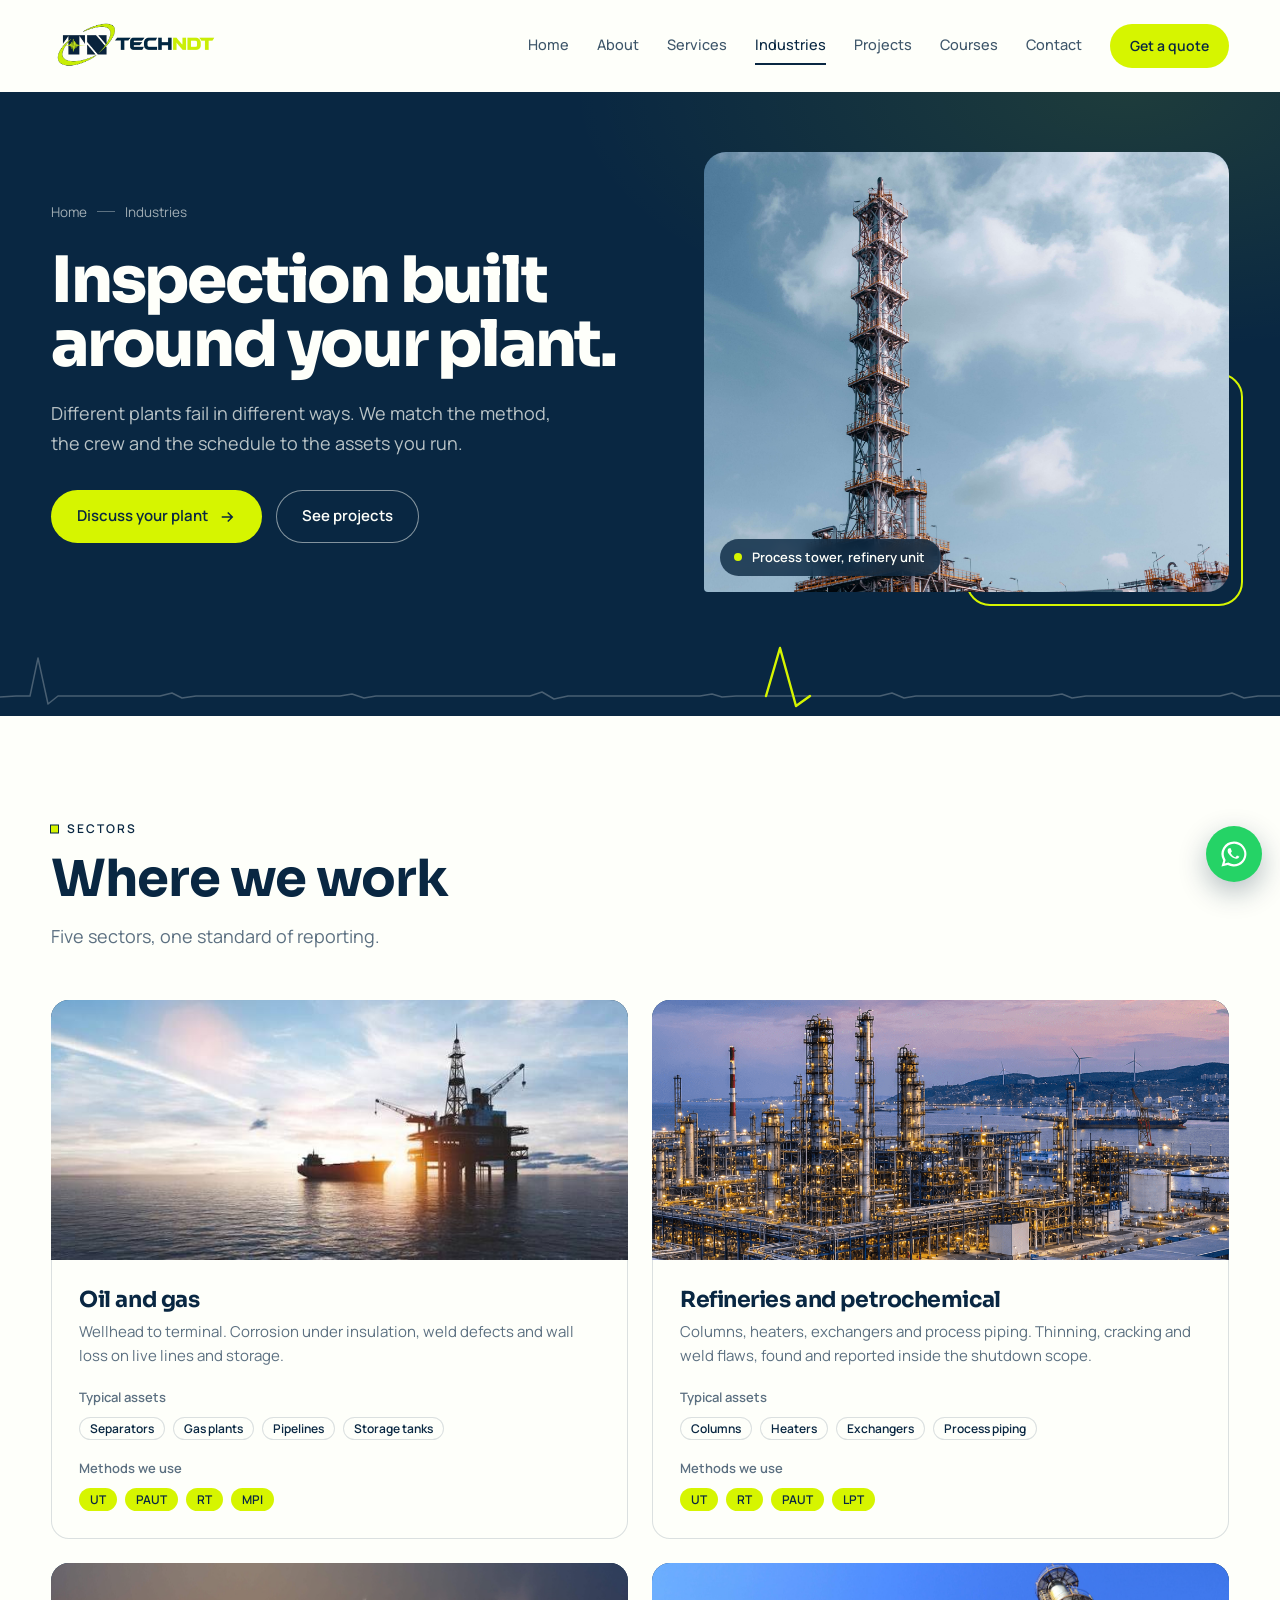
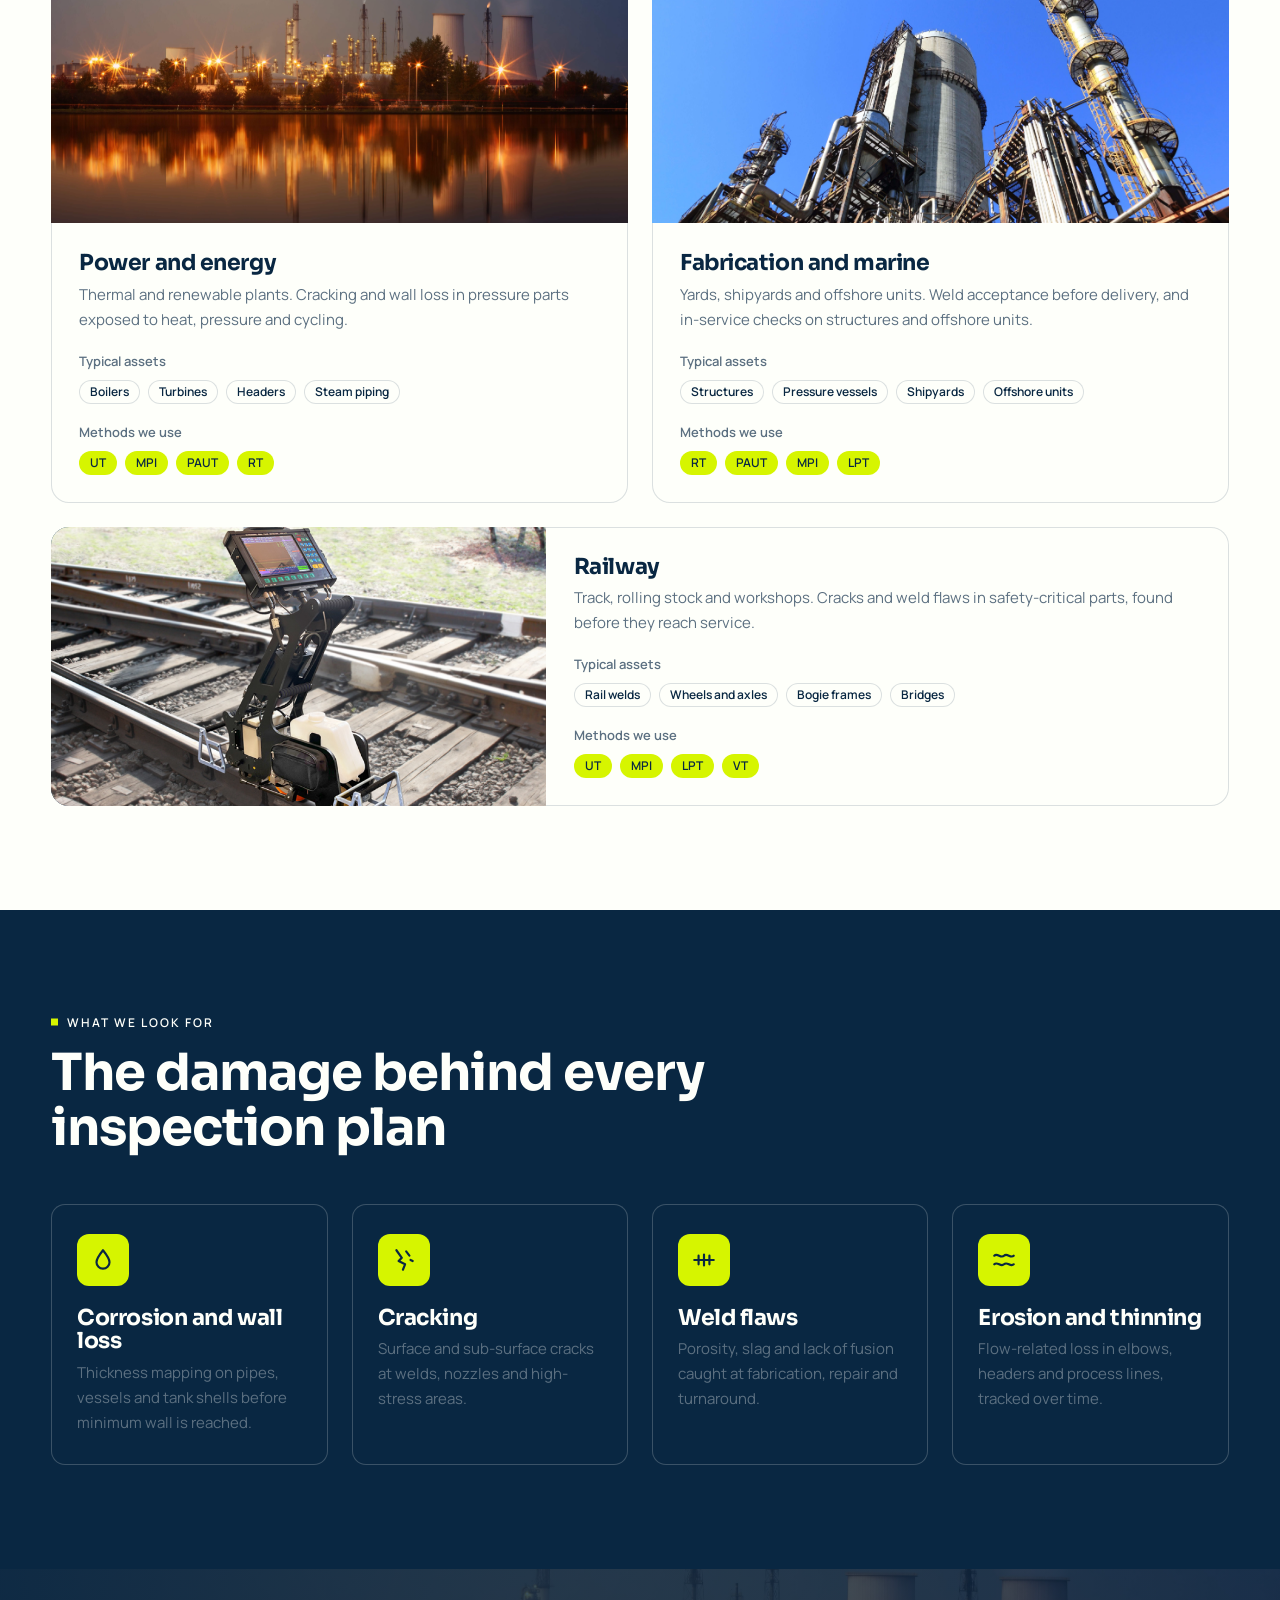
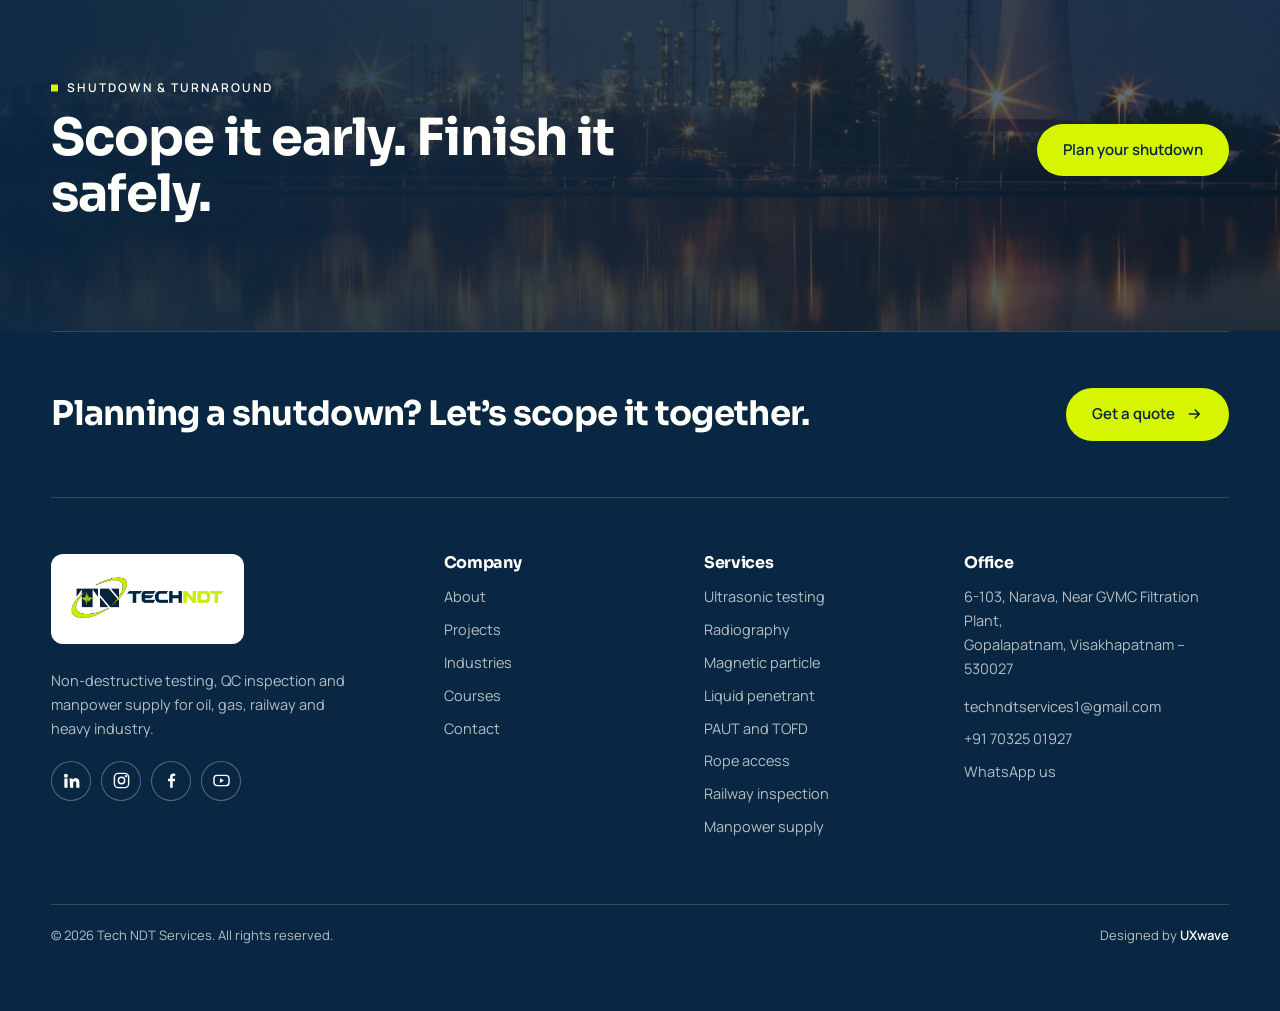
<file: industries.html>
<!DOCTYPE html>
<html lang="en">
<head>
<meta charset="UTF-8">
<meta name="viewport" content="width=device-width, initial-scale=1">
<title>NDT for Oil &amp; Gas, Refinery, Power, Railway | Tech NDT</title>
<meta name="description" content="NDT inspection for oil and gas, refineries, petrochemical, power plants, railways, fabrication yards and marine assets across India and the Gulf.">
<meta name="robots" content="index, follow, max-image-preview:large, max-snippet:-1, max-video-preview:-1">
<link rel="canonical" href="https://YOUR-DOMAIN.com/industries.html">
<link rel="alternate" hreflang="en" href="https://YOUR-DOMAIN.com/industries.html">
<link rel="alternate" hreflang="x-default" href="https://YOUR-DOMAIN.com/industries.html">
<meta name="author" content="Tech NDT Services">
<meta name="theme-color" content="#092742">
<meta name="geo.region" content="IN-AP"><meta name="geo.placename" content="Visakhapatnam">
<meta property="og:type" content="website"><meta property="og:site_name" content="Tech NDT Services"><meta property="og:locale" content="en_IN">
<meta property="og:title" content="NDT for Oil &amp; Gas, Refinery, Power, Railway | Tech NDT"><meta property="og:description" content="NDT inspection for oil and gas, refineries, petrochemical, power plants, railways, fabrication yards and marine assets across India and the Gulf."><meta property="og:url" content="https://YOUR-DOMAIN.com/industries.html">
<meta property="og:image" content="https://YOUR-DOMAIN.com/assets/og-image.jpg"><meta property="og:image:width" content="1200"><meta property="og:image:height" content="630"><meta property="og:image:alt" content="Tech NDT Services: NDT inspection, QC and manpower, Visakhapatnam">
<meta name="twitter:card" content="summary_large_image"><meta name="twitter:title" content="NDT for Oil &amp; Gas, Refinery, Power, Railway | Tech NDT"><meta name="twitter:description" content="NDT inspection for oil and gas, refineries, petrochemical, power plants, railways, fabrication yards and marine assets across India and the Gulf."><meta name="twitter:image" content="https://YOUR-DOMAIN.com/assets/og-image.jpg">
<link rel="icon" href="favicon.ico" sizes="any">
<link rel="icon" type="image/png" sizes="32x32" href="favicon-32.png">
<link rel="icon" type="image/png" sizes="16x16" href="favicon-16.png">
<link rel="apple-touch-icon" sizes="180x180" href="apple-touch-icon.png">
<link rel="manifest" href="site.webmanifest">
<link rel="preconnect" href="https://fonts.googleapis.com"><link rel="preconnect" href="https://fonts.gstatic.com" crossorigin>
<link href="https://fonts.googleapis.com/css2?family=Sora:wght@500;600;700;800&family=Manrope:wght@400;500;600;700&display=swap" rel="stylesheet">
<link rel="stylesheet" href="styles.css">
<link rel="stylesheet" href="pages.css">
<script type="application/ld+json">{"@context":"https://schema.org","@graph":[{"@type":"BreadcrumbList","itemListElement":[{"@type":"ListItem","position":1,"name":"Home","item":"https://YOUR-DOMAIN.com/"},{"@type":"ListItem","position":2,"name":"Industries","item":"https://YOUR-DOMAIN.com/industries.html"}]},{"@type":"WebPage","@id":"https://YOUR-DOMAIN.com/industries.html#webpage","url":"https://YOUR-DOMAIN.com/industries.html","name":"NDT for Oil & Gas, Refinery, Power, Railway | Tech NDT","description":"NDT inspection for oil and gas, refineries, petrochemical, power plants, railways, fabrication yards and marine assets across India and the Gulf.","isPartOf":{"@id":"https://YOUR-DOMAIN.com/#website"},"about":{"@id":"https://YOUR-DOMAIN.com/#business"},"inLanguage":"en"}]}</script>
</head>
<body class="inner">
<header class="header" id="header">
  <div class="container header__in">
    <a href="index.html" class="logo" aria-label="Tech NDT Services"><img src="assets/logo.png" alt="Tech NDT Services" height="44"></a>
    <div class="nav__scrim" id="scrim"></div>
    <nav class="nav" id="nav" aria-label="Main"><div class="nav__top">Menu</div><a href="index.html">Home</a><a href="about.html">About</a><a href="services.html">Services</a><a href="industries.html" class="active">Industries</a><a href="projects.html">Projects</a><a href="courses.html">Courses</a><a href="contact.html">Contact</a><div class="nav__foot"><a class="btn" href="https://wa.me/917032501927?text=Hello%20Tech%20NDT%20Services%2C%20I%20would%20like%20a%20quote%20for%20an%20NDT%20inspection.%20Please%20contact%20me%20to%20discuss%20the%20scope." target="_blank" rel="noopener"><svg viewBox="0 0 24 24" aria-hidden="true"><path d="M12 2a10 10 0 0 0-8.6 15.1L2 22l5-1.3A10 10 0 1 0 12 2zm0 18.2a8.2 8.2 0 0 1-4.2-1.2l-.3-.2-3 .8.8-2.9-.2-.3A8.2 8.2 0 1 1 12 20.2zm4.5-6.1c-.2-.1-1.5-.7-1.7-.8-.2-.1-.4-.1-.6.1l-.8 1c-.1.2-.3.2-.5.1-.7-.4-1.5-.7-2.3-1.6-.6-.7-1-1.4-1.1-1.6-.1-.2 0-.4.1-.5l.4-.5c.1-.1.2-.3.2-.4.1-.2 0-.3 0-.4l-.8-1.8c-.2-.5-.4-.4-.6-.4h-.5c-.2 0-.4.1-.6.3-.2.2-.8.8-.8 1.9s.8 2.2.9 2.3c.1.2 1.6 2.4 3.9 3.4 1.4.6 1.9.6 2.6.5.4-.1 1.5-.6 1.7-1.2.2-.6.2-1.1.1-1.2l-.5-.3z"/></svg> Chat on WhatsApp</a><a class="nav__call" href="tel:+917032501927">Call +91 70325 01927</a><small>Visakhapatnam. Mon to Sat, 9:00 to 18:00</small></div></nav>
    <a href="https://wa.me/917032501927?text=Hello%20Tech%20NDT%20Services%2C%20I%20would%20like%20a%20quote%20for%20an%20NDT%20inspection.%20Please%20contact%20me%20to%20discuss%20the%20scope." target="_blank" rel="noopener" class="btn btn--sm">Get a quote</a>
    <button class="burger" id="burger" aria-label="Open menu" aria-expanded="false" aria-controls="nav"><span></span><span></span><span></span></button>
  </div>
</header>
<section class="pg dark">
  <div class="container pg__in">
    <div>
      <nav class="crumbs" aria-label="Breadcrumb"><a href="index.html">Home</a><i></i><span>Industries</span></nav>
      <h1>Inspection built around your plant.</h1>
      <p class="lead">Different plants fail in different ways. We match the method, the crew and the schedule to the assets you run.</p>
      <div class="pg__cta"><a href="https://wa.me/917032501927?text=Hello%20Tech%20NDT%20Services%2C%20I%20would%20like%20to%20discuss%20NDT%20inspection%20for%20our%20plant.%20Please%20contact%20me." target="_blank" rel="noopener" class="btn">Discuss your plant <svg viewBox="0 0 24 24"><path d="M5 12h14M13 6l6 6-6 6"/></svg></a><a href="projects.html" class="btn btn--ghost">See projects</a></div>
    </div>
    <figure class="pg__media"><div class="pg__img"><img src="assets/img1.jpg" alt="Process tower with yellow platforms rising above a refinery under a cloudy sky" style="--pos:center 38%"></div><figcaption>Process tower, refinery unit</figcaption></figure>
  </div>
  <svg class="pg__wave" viewBox="0 0 1440 76" preserveAspectRatio="xMidYMax slice" aria-hidden="true">
    <path class="base" pathLength="1" d="M0 56 L60 56 L70 54 L80 57 L96 56 L110 56 L118 18 L128 64 L138 56 L240 56 L252 53 L262 58 L276 56 L420 56 L432 54 L444 58 L456 56 L610 56 L622 52 L634 59 L648 56 L780 56 L792 54 L802 57 L816 56 L960 56 L972 53 L984 58 L996 56 L1130 56 L1142 54 L1152 58 L1166 56 L1300 56 L1312 53 L1324 58 L1338 56 L1440 56"/>
    <path class="spike" pathLength="1" d="M846 56 L860 8 L876 66 L890 56"/>
  </svg>
</section>
<section><div class="container"><div class="sec-head"><div><span class="eyebrow">Sectors</span><h2>Where we work</h2><p class="lead">Five sectors, one standard of reporting.</p></div></div><div class="ind-grid">
<article class="indc"><div class="indc__img"><img src="assets/img4.jpg" alt="Offshore platform and supply vessel at sunset" loading="lazy" style="--pos:center"></div>
  <div class="indc__b"><div><h3>Oil and gas</h3><p style="margin-top:8px">Wellhead to terminal. Corrosion under insulation, weld defects and wall loss on live lines and storage.</p></div>
  <dl><dt>Typical assets</dt><dd class="chips"><span class="chip chip--sm" style="box-shadow:inset 0 0 0 1px var(--line)">Separators</span><span class="chip chip--sm" style="box-shadow:inset 0 0 0 1px var(--line)">Gas plants</span><span class="chip chip--sm" style="box-shadow:inset 0 0 0 1px var(--line)">Pipelines</span><span class="chip chip--sm" style="box-shadow:inset 0 0 0 1px var(--line)">Storage tanks</span></dd></dl>
  <dl><dt>Methods we use</dt><dd class="chips"><span class="chip chip--sm chip--lime">UT</span><span class="chip chip--sm chip--lime">PAUT</span><span class="chip chip--sm chip--lime">RT</span><span class="chip chip--sm chip--lime">MPI</span></dd></dl>
  </div></article>
<article class="indc"><div class="indc__img"><img src="assets/project-1.png" alt="Refinery with distillation columns and storage tanks at dusk" loading="lazy" style="--pos:center 45%"></div>
  <div class="indc__b"><div><h3>Refineries and petrochemical</h3><p style="margin-top:8px">Columns, heaters, exchangers and process piping. Thinning, cracking and weld flaws, found and reported inside the shutdown scope.</p></div>
  <dl><dt>Typical assets</dt><dd class="chips"><span class="chip chip--sm" style="box-shadow:inset 0 0 0 1px var(--line)">Columns</span><span class="chip chip--sm" style="box-shadow:inset 0 0 0 1px var(--line)">Heaters</span><span class="chip chip--sm" style="box-shadow:inset 0 0 0 1px var(--line)">Exchangers</span><span class="chip chip--sm" style="box-shadow:inset 0 0 0 1px var(--line)">Process piping</span></dd></dl>
  <dl><dt>Methods we use</dt><dd class="chips"><span class="chip chip--sm chip--lime">UT</span><span class="chip chip--sm chip--lime">RT</span><span class="chip chip--sm chip--lime">PAUT</span><span class="chip chip--sm chip--lime">LPT</span></dd></dl>
  </div></article>
<article class="indc"><div class="indc__img"><img src="assets/img3.jpg" alt="Power plant cooling towers and lit process units reflected in water at dusk" loading="lazy" style="--pos:center"></div>
  <div class="indc__b"><div><h3>Power and energy</h3><p style="margin-top:8px">Thermal and renewable plants. Cracking and wall loss in pressure parts exposed to heat, pressure and cycling.</p></div>
  <dl><dt>Typical assets</dt><dd class="chips"><span class="chip chip--sm" style="box-shadow:inset 0 0 0 1px var(--line)">Boilers</span><span class="chip chip--sm" style="box-shadow:inset 0 0 0 1px var(--line)">Turbines</span><span class="chip chip--sm" style="box-shadow:inset 0 0 0 1px var(--line)">Headers</span><span class="chip chip--sm" style="box-shadow:inset 0 0 0 1px var(--line)">Steam piping</span></dd></dl>
  <dl><dt>Methods we use</dt><dd class="chips"><span class="chip chip--sm chip--lime">UT</span><span class="chip chip--sm chip--lime">MPI</span><span class="chip chip--sm chip--lime">PAUT</span><span class="chip chip--sm chip--lime">RT</span></dd></dl>
  </div></article>
<article class="indc"><div class="indc__img"><img src="assets/img2.jpg" alt="Steel columns, stairways and platforms of a process plant against a blue sky" loading="lazy" style="--pos:center 40%"></div>
  <div class="indc__b"><div><h3>Fabrication and marine</h3><p style="margin-top:8px">Yards, shipyards and offshore units. Weld acceptance before delivery, and in-service checks on structures and offshore units.</p></div>
  <dl><dt>Typical assets</dt><dd class="chips"><span class="chip chip--sm" style="box-shadow:inset 0 0 0 1px var(--line)">Structures</span><span class="chip chip--sm" style="box-shadow:inset 0 0 0 1px var(--line)">Pressure vessels</span><span class="chip chip--sm" style="box-shadow:inset 0 0 0 1px var(--line)">Shipyards</span><span class="chip chip--sm" style="box-shadow:inset 0 0 0 1px var(--line)">Offshore units</span></dd></dl>
  <dl><dt>Methods we use</dt><dd class="chips"><span class="chip chip--sm chip--lime">RT</span><span class="chip chip--sm chip--lime">PAUT</span><span class="chip chip--sm chip--lime">MPI</span><span class="chip chip--sm chip--lime">LPT</span></dd></dl>
  </div></article>
<article class="indc indc--wide"><div class="indc__img"><img src="assets/service-10.png" alt="Railway track and rolling stock" loading="lazy" style="--pos:center" onerror="this.onerror=null;this.src='assets/img2.jpg'"></div>
  <div class="indc__b"><div><h3>Railway</h3><p style="margin-top:8px">Track, rolling stock and workshops. Cracks and weld flaws in safety-critical parts, found before they reach service.</p></div>
  <dl><dt>Typical assets</dt><dd class="chips"><span class="chip chip--sm" style="box-shadow:inset 0 0 0 1px var(--line)">Rail welds</span><span class="chip chip--sm" style="box-shadow:inset 0 0 0 1px var(--line)">Wheels and axles</span><span class="chip chip--sm" style="box-shadow:inset 0 0 0 1px var(--line)">Bogie frames</span><span class="chip chip--sm" style="box-shadow:inset 0 0 0 1px var(--line)">Bridges</span></dd></dl>
  <dl><dt>Methods we use</dt><dd class="chips"><span class="chip chip--sm chip--lime">UT</span><span class="chip chip--sm chip--lime">MPI</span><span class="chip chip--sm chip--lime">LPT</span><span class="chip chip--sm chip--lime">VT</span></dd></dl>
  </div></article>
</div></div></section>
<section class="dark">
  <div class="container">
    <div class="sec-head"><div><span class="eyebrow">What we look for</span><h2>The damage behind every inspection plan</h2></div></div>
    <div class="vals">
      <article class="val"><div class="val__ic"><svg viewBox="0 0 24 24"><path d="M12 3c4 5 6 8 6 11a6 6 0 0 1-12 0c0-3 2-6 6-11z"/></svg></div><h3>Corrosion and wall loss</h3><p>Thickness mapping on pipes, vessels and tank shells before minimum wall is reached.</p></article>
      <article class="val"><div class="val__ic"><svg viewBox="0 0 24 24"><path d="M5 3l5 7-3 3 6 3-2 5"/><path d="M14 4l3 4M18 12l2 1"/></svg></div><h3>Cracking</h3><p>Surface and sub-surface cracks at welds, nozzles and high-stress areas.</p></article>
      <article class="val"><div class="val__ic"><svg viewBox="0 0 24 24"><path d="M3 12h18M7 8v8M12 7v10M17 8v8"/></svg></div><h3>Weld flaws</h3><p>Porosity, slag and lack of fusion caught at fabrication, repair and turnaround.</p></article>
      <article class="val"><div class="val__ic"><svg viewBox="0 0 24 24"><path d="M3 8c3-3 6 3 9 0s6 3 9 0M3 16c3-3 6 3 9 0s6 3 9 0"/></svg></div><h3>Erosion and thinning</h3><p>Flow-related loss in elbows, headers and process lines, tracked over time.</p></article>
    </div>
  </div>
</section>

<section class="banner dark">
  <img class="banner__img" src="assets/img3.jpg" alt="" loading="lazy">
  <div class="container banner__in">
    <div><span class="eyebrow">Shutdown &amp; turnaround</span><h2>Scope it early. Finish it safely.</h2></div>
    <a href="https://wa.me/917032501927?text=Hello%20Tech%20NDT%20Services%2C%20I%20would%20like%20to%20plan%20a%20shutdown%20or%20turnaround%20inspection%20with%20you.%20Please%20contact%20me." target="_blank" rel="noopener" class="btn">Plan your shutdown</a>
  </div>
</section>

<div id="site-footer" data-cta-title="Planning a shutdown? Let’s scope it together." data-cta-label="Get a quote" data-cta-href="https://wa.me/917032501927?text=Hello%20Tech%20NDT%20Services%2C%20I%20would%20like%20a%20quote%20for%20an%20NDT%20inspection.%20Please%20contact%20me%20to%20discuss%20the%20scope."></div>
<script src="footer.js"></script>
<script src="page.js"></script>
</body>
</html>
</file>
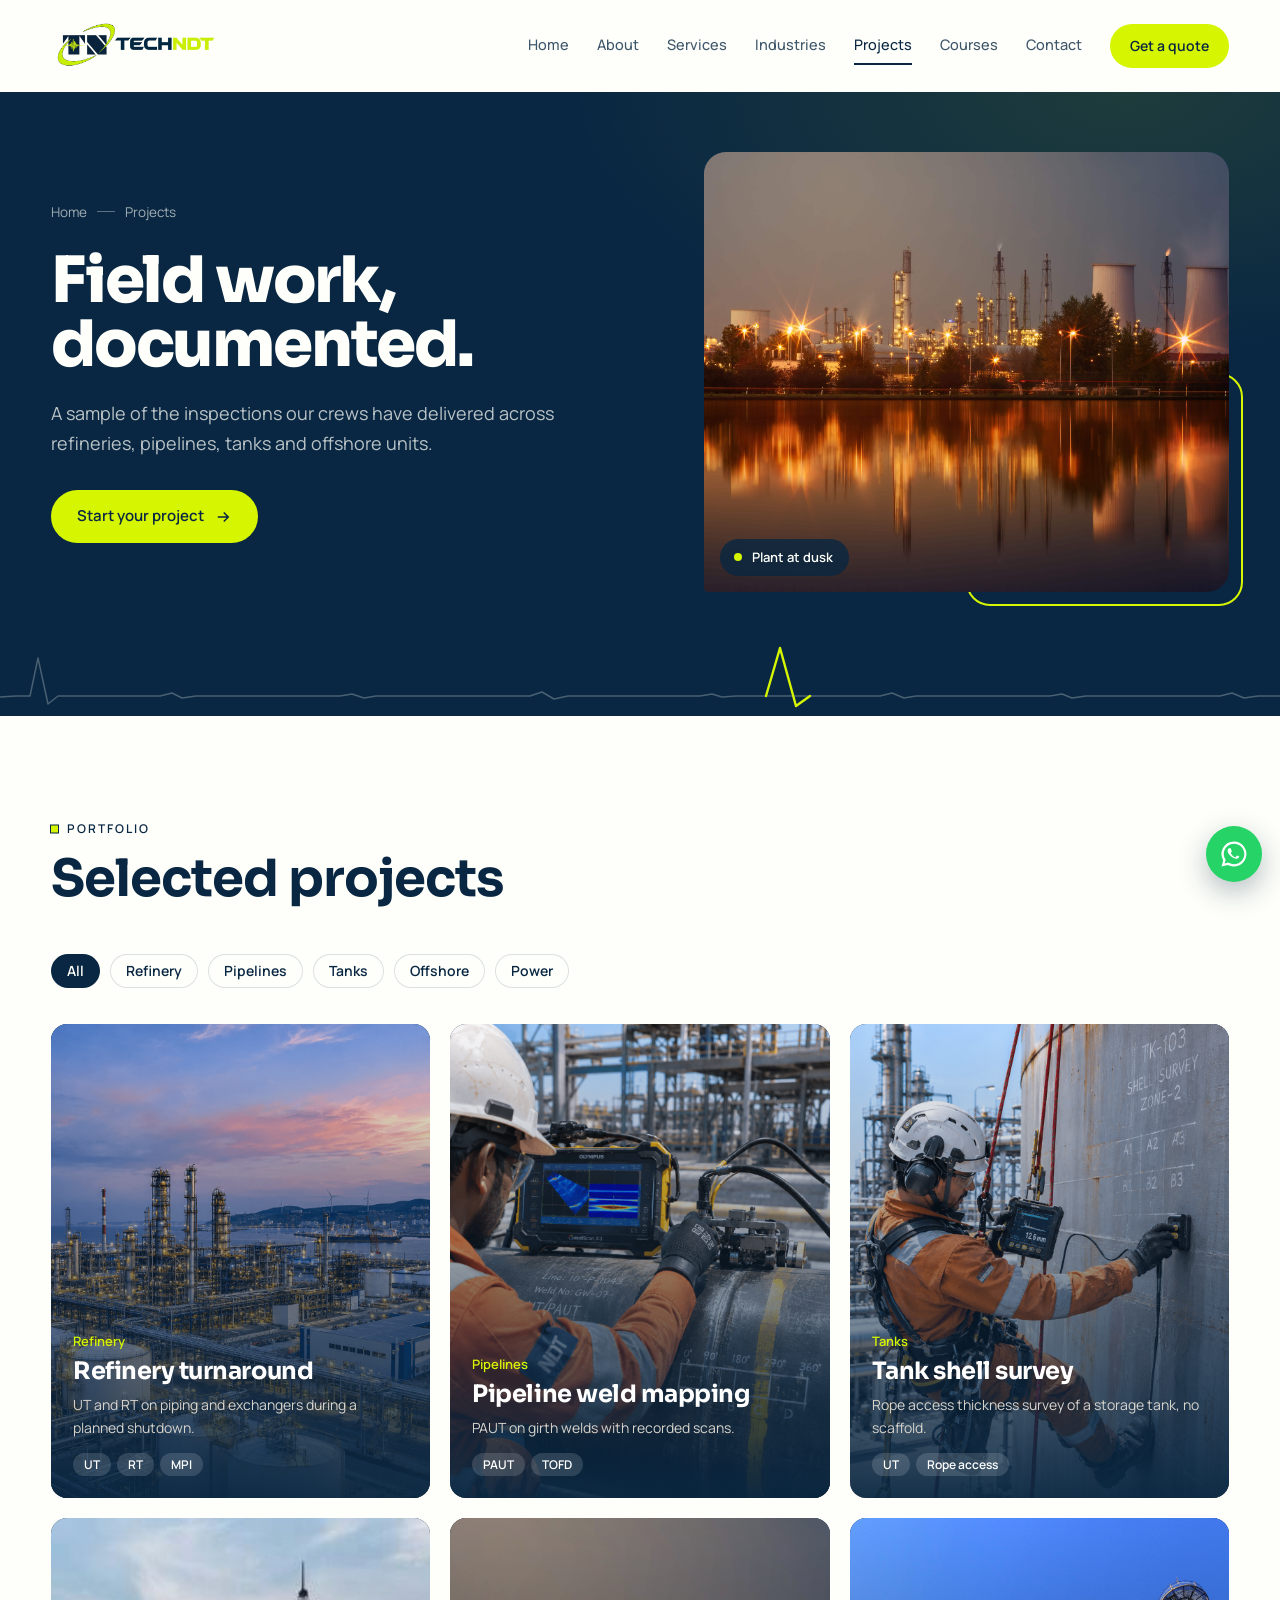
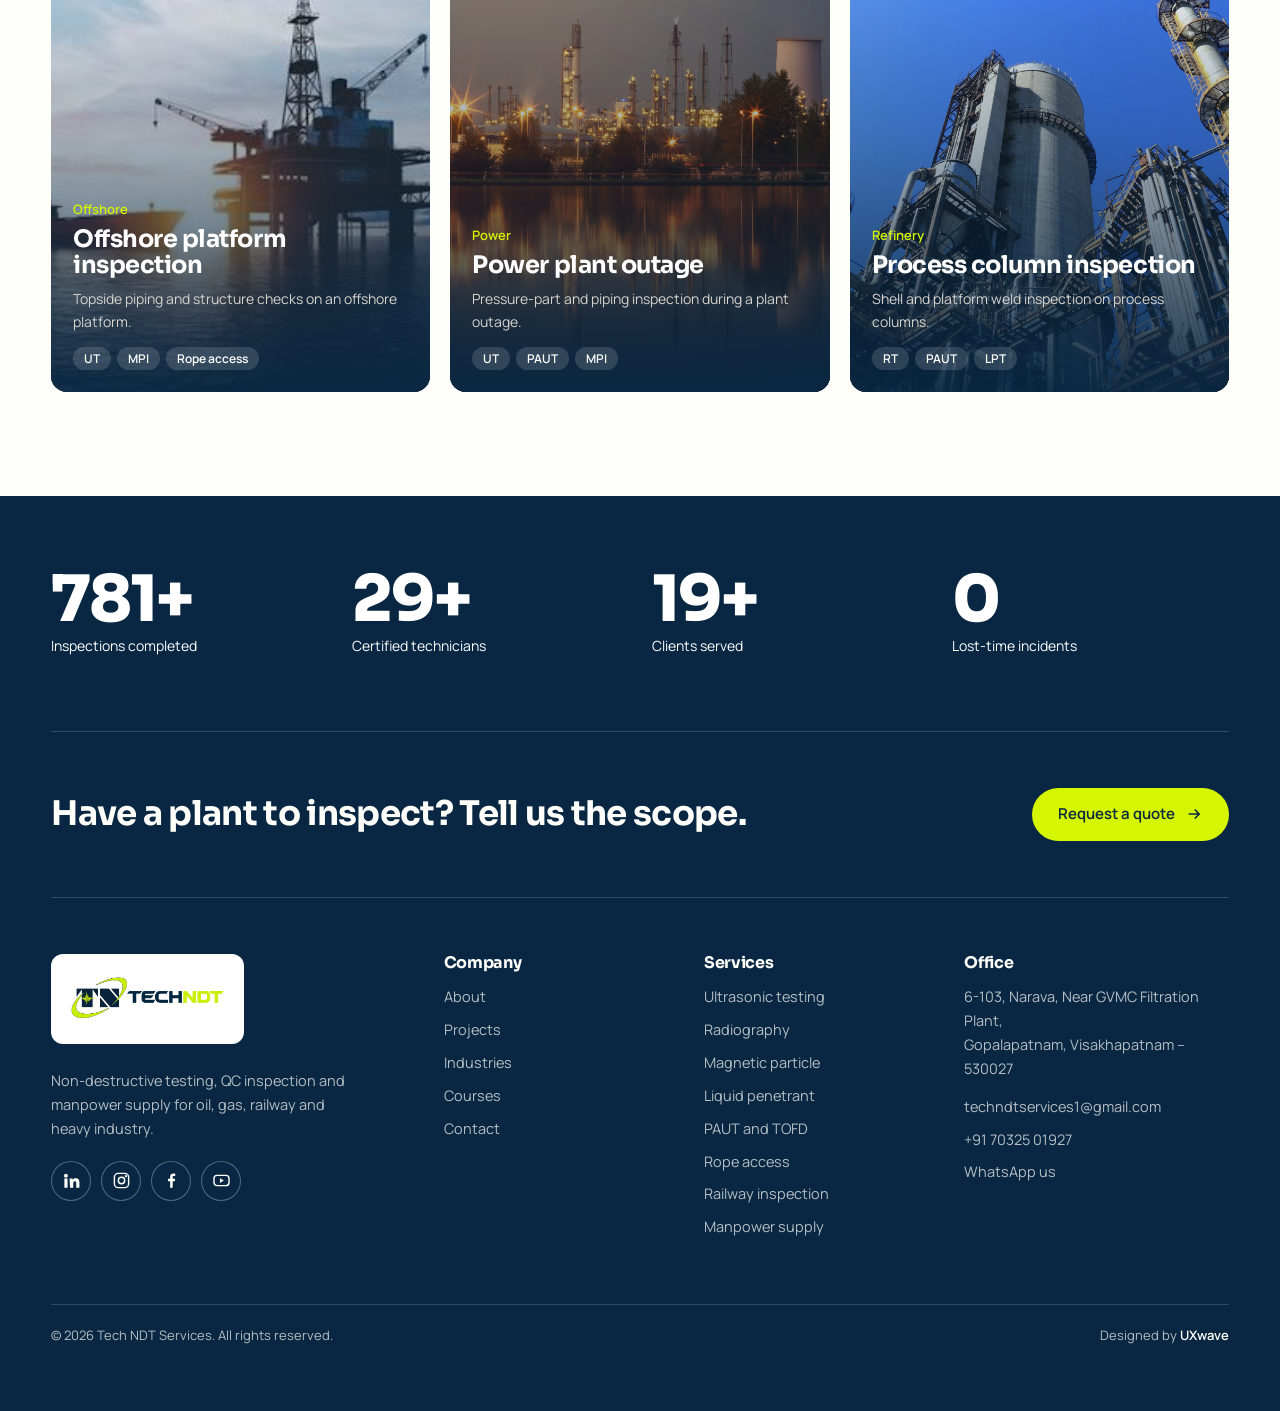
<file: projects.html>
<!DOCTYPE html>
<html lang="en">
<head>
<meta charset="UTF-8">
<meta name="viewport" content="width=device-width, initial-scale=1">
<title>NDT Inspection Projects: Refinery, Pipeline, Tank | Tech NDT</title>
<meta name="description" content="Recent NDT projects by Tech NDT Services: refinery turnarounds, pipeline weld mapping, tank shell surveys, offshore platform and power plant inspections.">
<meta name="robots" content="index, follow, max-image-preview:large, max-snippet:-1, max-video-preview:-1">
<link rel="canonical" href="https://YOUR-DOMAIN.com/projects.html">
<link rel="alternate" hreflang="en" href="https://YOUR-DOMAIN.com/projects.html">
<link rel="alternate" hreflang="x-default" href="https://YOUR-DOMAIN.com/projects.html">
<meta name="author" content="Tech NDT Services">
<meta name="theme-color" content="#092742">
<meta name="geo.region" content="IN-AP"><meta name="geo.placename" content="Visakhapatnam">
<meta property="og:type" content="website"><meta property="og:site_name" content="Tech NDT Services"><meta property="og:locale" content="en_IN">
<meta property="og:title" content="NDT Inspection Projects: Refinery, Pipeline, Tank | Tech NDT"><meta property="og:description" content="Recent NDT projects by Tech NDT Services: refinery turnarounds, pipeline weld mapping, tank shell surveys, offshore platform and power plant inspections."><meta property="og:url" content="https://YOUR-DOMAIN.com/projects.html">
<meta property="og:image" content="https://YOUR-DOMAIN.com/assets/og-image.jpg"><meta property="og:image:width" content="1200"><meta property="og:image:height" content="630"><meta property="og:image:alt" content="Tech NDT Services: NDT inspection, QC and manpower, Visakhapatnam">
<meta name="twitter:card" content="summary_large_image"><meta name="twitter:title" content="NDT Inspection Projects: Refinery, Pipeline, Tank | Tech NDT"><meta name="twitter:description" content="Recent NDT projects by Tech NDT Services: refinery turnarounds, pipeline weld mapping, tank shell surveys, offshore platform and power plant inspections."><meta name="twitter:image" content="https://YOUR-DOMAIN.com/assets/og-image.jpg">
<link rel="icon" href="favicon.ico" sizes="any">
<link rel="icon" type="image/png" sizes="32x32" href="favicon-32.png">
<link rel="icon" type="image/png" sizes="16x16" href="favicon-16.png">
<link rel="apple-touch-icon" sizes="180x180" href="apple-touch-icon.png">
<link rel="manifest" href="site.webmanifest">
<link rel="preconnect" href="https://fonts.googleapis.com"><link rel="preconnect" href="https://fonts.gstatic.com" crossorigin>
<link href="https://fonts.googleapis.com/css2?family=Sora:wght@500;600;700;800&family=Manrope:wght@400;500;600;700&display=swap" rel="stylesheet">
<link rel="stylesheet" href="styles.css">
<link rel="stylesheet" href="pages.css">
<script type="application/ld+json">{"@context":"https://schema.org","@graph":[{"@type":"BreadcrumbList","itemListElement":[{"@type":"ListItem","position":1,"name":"Home","item":"https://YOUR-DOMAIN.com/"},{"@type":"ListItem","position":2,"name":"Projects","item":"https://YOUR-DOMAIN.com/projects.html"}]},{"@type":"WebPage","@id":"https://YOUR-DOMAIN.com/projects.html#webpage","url":"https://YOUR-DOMAIN.com/projects.html","name":"NDT Inspection Projects: Refinery, Pipeline, Tank | Tech NDT","description":"Recent NDT projects by Tech NDT Services: refinery turnarounds, pipeline weld mapping, tank shell surveys, offshore platform and power plant inspections.","isPartOf":{"@id":"https://YOUR-DOMAIN.com/#website"},"about":{"@id":"https://YOUR-DOMAIN.com/#business"},"inLanguage":"en"}]}</script>
</head>
<body class="inner">
<header class="header" id="header">
  <div class="container header__in">
    <a href="index.html" class="logo" aria-label="Tech NDT Services"><img src="assets/logo.png" alt="Tech NDT Services" height="44"></a>
    <div class="nav__scrim" id="scrim"></div>
    <nav class="nav" id="nav" aria-label="Main"><div class="nav__top">Menu</div><a href="index.html">Home</a><a href="about.html">About</a><a href="services.html">Services</a><a href="industries.html">Industries</a><a href="projects.html" class="active">Projects</a><a href="courses.html">Courses</a><a href="contact.html">Contact</a><div class="nav__foot"><a class="btn" href="https://wa.me/917032501927?text=Hello%20Tech%20NDT%20Services%2C%20I%20would%20like%20a%20quote%20for%20an%20NDT%20inspection.%20Please%20contact%20me%20to%20discuss%20the%20scope." target="_blank" rel="noopener"><svg viewBox="0 0 24 24" aria-hidden="true"><path d="M12 2a10 10 0 0 0-8.6 15.1L2 22l5-1.3A10 10 0 1 0 12 2zm0 18.2a8.2 8.2 0 0 1-4.2-1.2l-.3-.2-3 .8.8-2.9-.2-.3A8.2 8.2 0 1 1 12 20.2zm4.5-6.1c-.2-.1-1.5-.7-1.7-.8-.2-.1-.4-.1-.6.1l-.8 1c-.1.2-.3.2-.5.1-.7-.4-1.5-.7-2.3-1.6-.6-.7-1-1.4-1.1-1.6-.1-.2 0-.4.1-.5l.4-.5c.1-.1.2-.3.2-.4.1-.2 0-.3 0-.4l-.8-1.8c-.2-.5-.4-.4-.6-.4h-.5c-.2 0-.4.1-.6.3-.2.2-.8.8-.8 1.9s.8 2.2.9 2.3c.1.2 1.6 2.4 3.9 3.4 1.4.6 1.9.6 2.6.5.4-.1 1.5-.6 1.7-1.2.2-.6.2-1.1.1-1.2l-.5-.3z"/></svg> Chat on WhatsApp</a><a class="nav__call" href="tel:+917032501927">Call +91 70325 01927</a><small>Visakhapatnam. Mon to Sat, 9:00 to 18:00</small></div></nav>
    <a href="https://wa.me/917032501927?text=Hello%20Tech%20NDT%20Services%2C%20I%20would%20like%20a%20quote%20for%20an%20NDT%20inspection.%20Please%20contact%20me%20to%20discuss%20the%20scope." target="_blank" rel="noopener" class="btn btn--sm">Get a quote</a>
    <button class="burger" id="burger" aria-label="Open menu" aria-expanded="false" aria-controls="nav"><span></span><span></span><span></span></button>
  </div>
</header>
<section class="pg dark">
  <div class="container pg__in">
    <div>
      <nav class="crumbs" aria-label="Breadcrumb"><a href="index.html">Home</a><i></i><span>Projects</span></nav>
      <h1>Field work, documented.</h1>
      <p class="lead">A sample of the inspections our crews have delivered across refineries, pipelines, tanks and offshore units.</p>
      <div class="pg__cta"><a href="https://wa.me/917032501927?text=Hello%20Tech%20NDT%20Services%2C%20I%20would%20like%20to%20start%20an%20inspection%20project%20with%20you.%20Please%20contact%20me." target="_blank" rel="noopener" class="btn">Start your project <svg viewBox="0 0 24 24"><path d="M5 12h14M13 6l6 6-6 6"/></svg></a></div>
    </div>
    <figure class="pg__media"><div class="pg__img"><img src="assets/img3.jpg" alt="Industrial plant lights and cooling towers reflected in still water at dusk" style="--pos:center"></div><figcaption>Plant at dusk</figcaption></figure>
  </div>
  <svg class="pg__wave" viewBox="0 0 1440 76" preserveAspectRatio="xMidYMax slice" aria-hidden="true">
    <path class="base" pathLength="1" d="M0 56 L60 56 L70 54 L80 57 L96 56 L110 56 L118 18 L128 64 L138 56 L240 56 L252 53 L262 58 L276 56 L420 56 L432 54 L444 58 L456 56 L610 56 L622 52 L634 59 L648 56 L780 56 L792 54 L802 57 L816 56 L960 56 L972 53 L984 58 L996 56 L1130 56 L1142 54 L1152 58 L1166 56 L1300 56 L1312 53 L1324 58 L1338 56 L1440 56"/>
    <path class="spike" pathLength="1" d="M846 56 L860 8 L876 66 L890 56"/>
  </svg>
</section>
<section><div class="container">
  <div class="sec-head"><div><span class="eyebrow">Portfolio</span><h2>Selected projects</h2></div></div>
  <div class="chips filters" data-filters="#pgrid"><button class="chip on" data-f="all">All</button><button class="chip" data-f="refinery">Refinery</button><button class="chip" data-f="pipelines">Pipelines</button><button class="chip" data-f="tanks">Tanks</button><button class="chip" data-f="offshore">Offshore</button><button class="chip" data-f="power">Power</button></div>
  <div class="pgrid" id="pgrid">
    <article class="pc" data-cat="refinery" tabindex="0"><div class="pc__img"><img src="assets/project-1.png" alt="Refinery distillation columns and storage tanks at dusk" loading="lazy" style="--pos:center 55%"></div>
      <div class="pc__b"><div class="pc__s">Refinery</div><h3>Refinery turnaround</h3><p>UT and RT on piping and exchangers during a planned shutdown.</p><div class="chips"><span class="chip chip--sm">UT</span><span class="chip chip--sm">RT</span><span class="chip chip--sm">MPI</span></div><div class="pc__o">Defects reported daily, so repairs ran inside the shutdown window.</div></div></article>
    <article class="pc" data-cat="pipelines" tabindex="0"><div class="pc__img"><img src="assets/project-2.png" alt="Technician reading a phased array scan of a pipeline girth weld" loading="lazy" style="--pos:center 40%"></div>
      <div class="pc__b"><div class="pc__s">Pipelines</div><h3>Pipeline weld mapping</h3><p>PAUT on girth welds with recorded scans.</p><div class="chips"><span class="chip chip--sm">PAUT</span><span class="chip chip--sm">TOFD</span></div><div class="pc__o">A permanent scan record for every weld inspected.</div></div></article>
    <article class="pc" data-cat="tanks" tabindex="0"><div class="pc__img"><img src="assets/project-3.png" alt="Rope access technician taking thickness readings on a storage tank shell" loading="lazy" style="--pos:center"></div>
      <div class="pc__b"><div class="pc__s">Tanks</div><h3>Tank shell survey</h3><p>Rope access thickness survey of a storage tank, no scaffold.</p><div class="chips"><span class="chip chip--sm">UT</span><span class="chip chip--sm">Rope access</span></div><div class="pc__o">Survey completed without building scaffold.</div></div></article>
    <article class="pc" data-cat="offshore" tabindex="0"><div class="pc__img"><img src="assets/img4.jpg" alt="Offshore platform and supply vessel at sunset" loading="lazy" style="--pos:72% center"></div>
      <div class="pc__b"><div class="pc__s">Offshore</div><h3>Offshore platform inspection</h3><p>Topside piping and structure checks on an offshore platform.</p><div class="chips"><span class="chip chip--sm">UT</span><span class="chip chip--sm">MPI</span><span class="chip chip--sm">Rope access</span></div><div class="pc__o">Inspection scope delivered with a single multi-skilled crew.</div></div></article>
    <article class="pc" data-cat="power" tabindex="0"><div class="pc__img"><img src="assets/img3.jpg" alt="Power plant cooling towers and process units reflected in water at dusk" loading="lazy" style="--pos:center"></div>
      <div class="pc__b"><div class="pc__s">Power</div><h3>Power plant outage</h3><p>Pressure-part and piping inspection during a plant outage.</p><div class="chips"><span class="chip chip--sm">UT</span><span class="chip chip--sm">PAUT</span><span class="chip chip--sm">MPI</span></div><div class="pc__o">Findings shared per shift to keep the outage on schedule.</div></div></article>
    <article class="pc" data-cat="refinery" tabindex="0"><div class="pc__img"><img src="assets/img2.jpg" alt="Process columns and platforms against a blue sky" loading="lazy" style="--pos:center 35%"></div>
      <div class="pc__b"><div class="pc__s">Refinery</div><h3>Process column inspection</h3><p>Shell and platform weld inspection on process columns.</p><div class="chips"><span class="chip chip--sm">RT</span><span class="chip chip--sm">PAUT</span><span class="chip chip--sm">LPT</span></div><div class="pc__o">Clear weld map and traceable records handed over at close-out.</div></div></article>
  </div>
</div></section>
<section class="stats dark">
  <div class="container grid-4">
    <div class="stat reveal"><b data-count="1500" data-suffix="+">0</b><span>Inspections completed</span></div>
    <div class="stat reveal"><b data-count="60" data-suffix="+">0</b><span>Certified technicians</span></div>
    <div class="stat reveal"><b data-count="40" data-suffix="+">0</b><span>Clients served</span></div>
    <div class="stat reveal"><b data-count="0">0</b><span>Lost-time incidents</span></div>
  </div>
</section>

<div id="site-footer" data-cta-title="Have a plant to inspect? Tell us the scope." data-cta-label="Request a quote" data-cta-href="https://wa.me/917032501927?text=Hello%20Tech%20NDT%20Services%2C%20I%20would%20like%20a%20quote%20for%20an%20NDT%20inspection.%20Please%20contact%20me%20to%20discuss%20the%20scope."></div>
<script src="footer.js"></script>
<script src="page.js"></script>
</body>
</html>
</file>
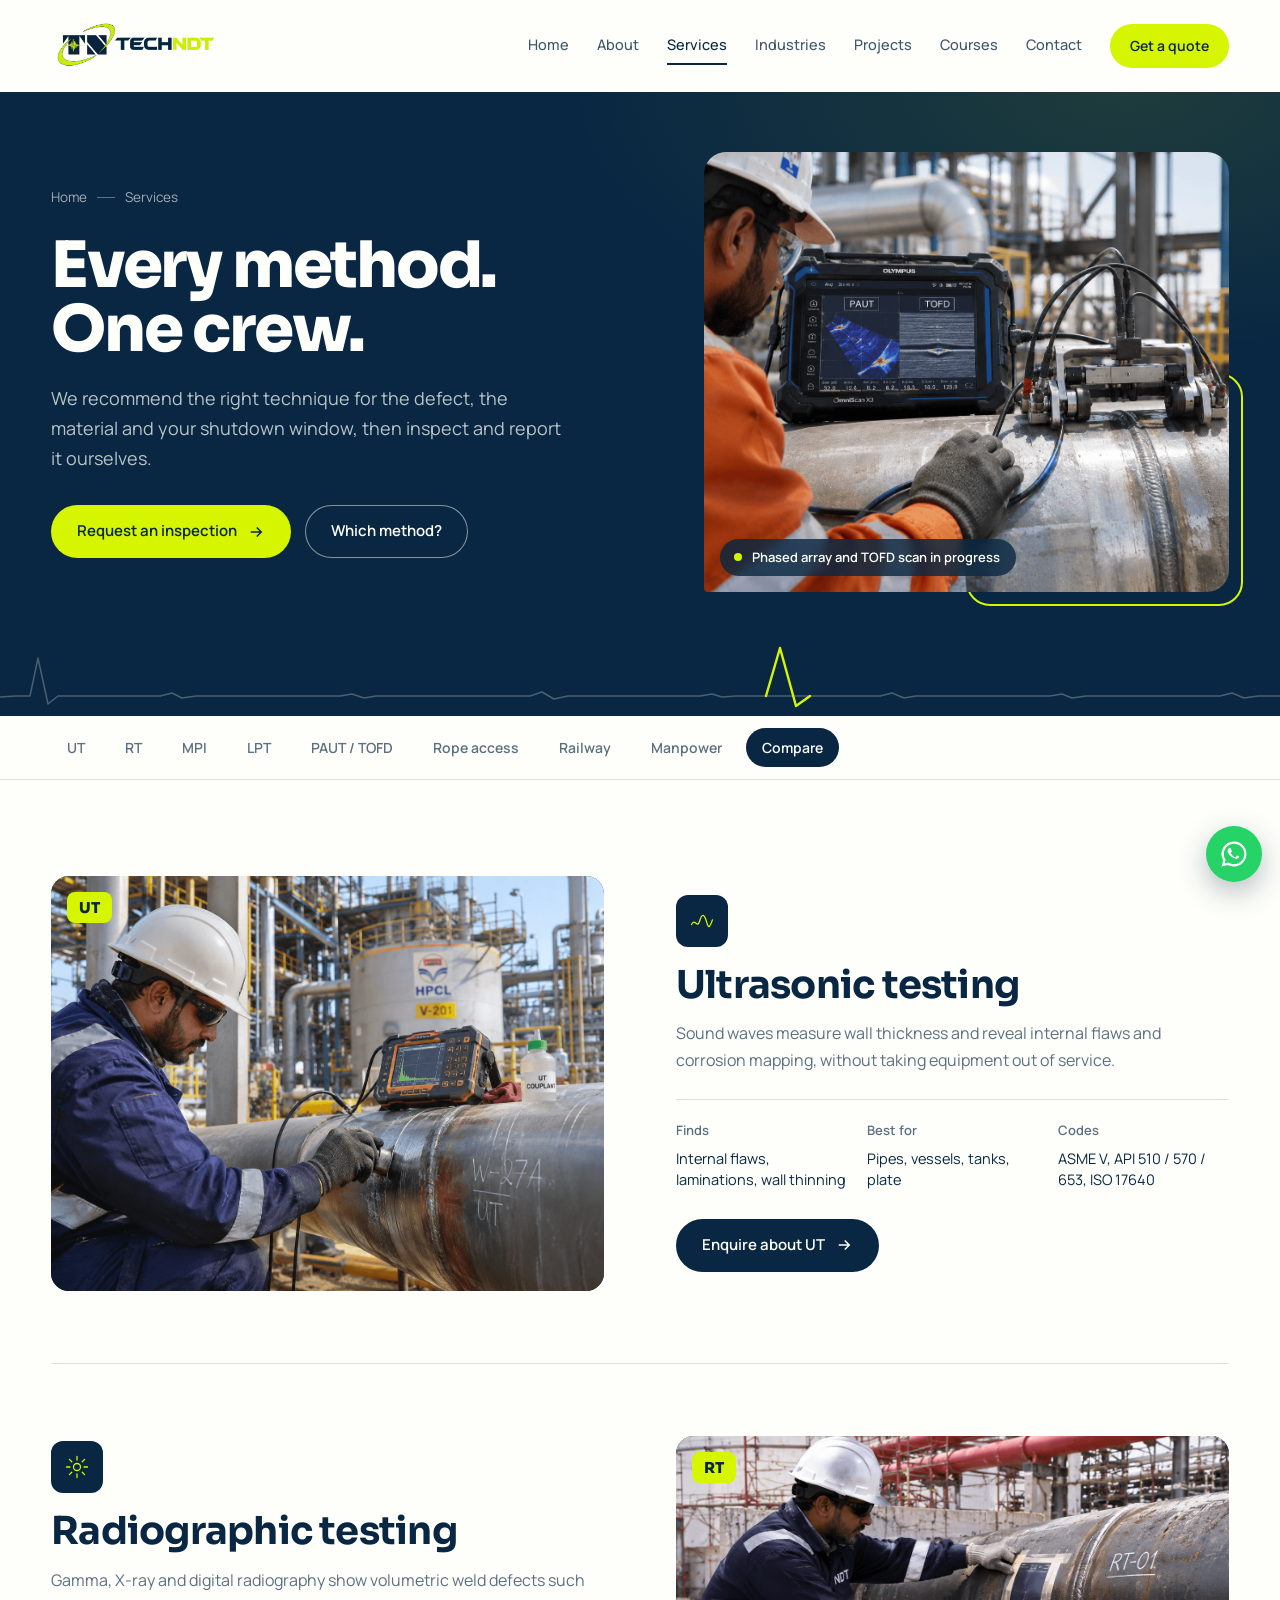
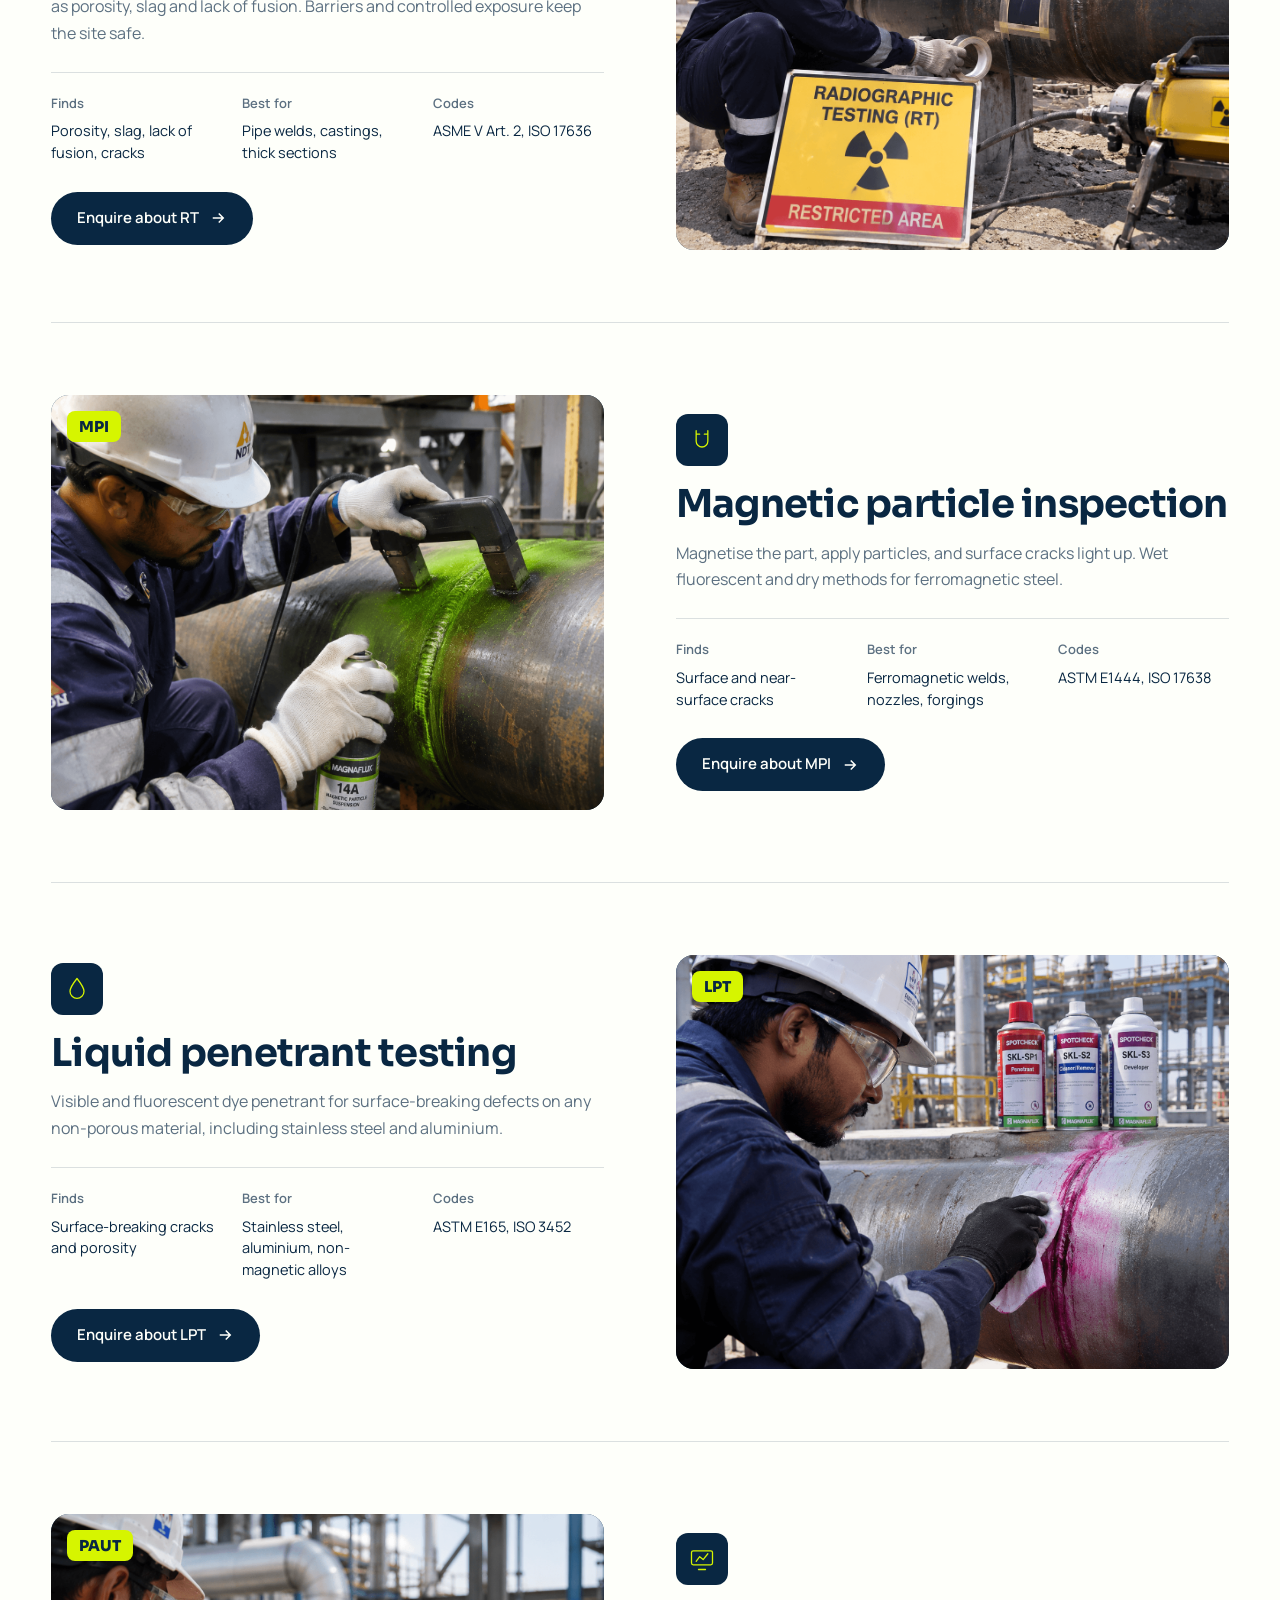
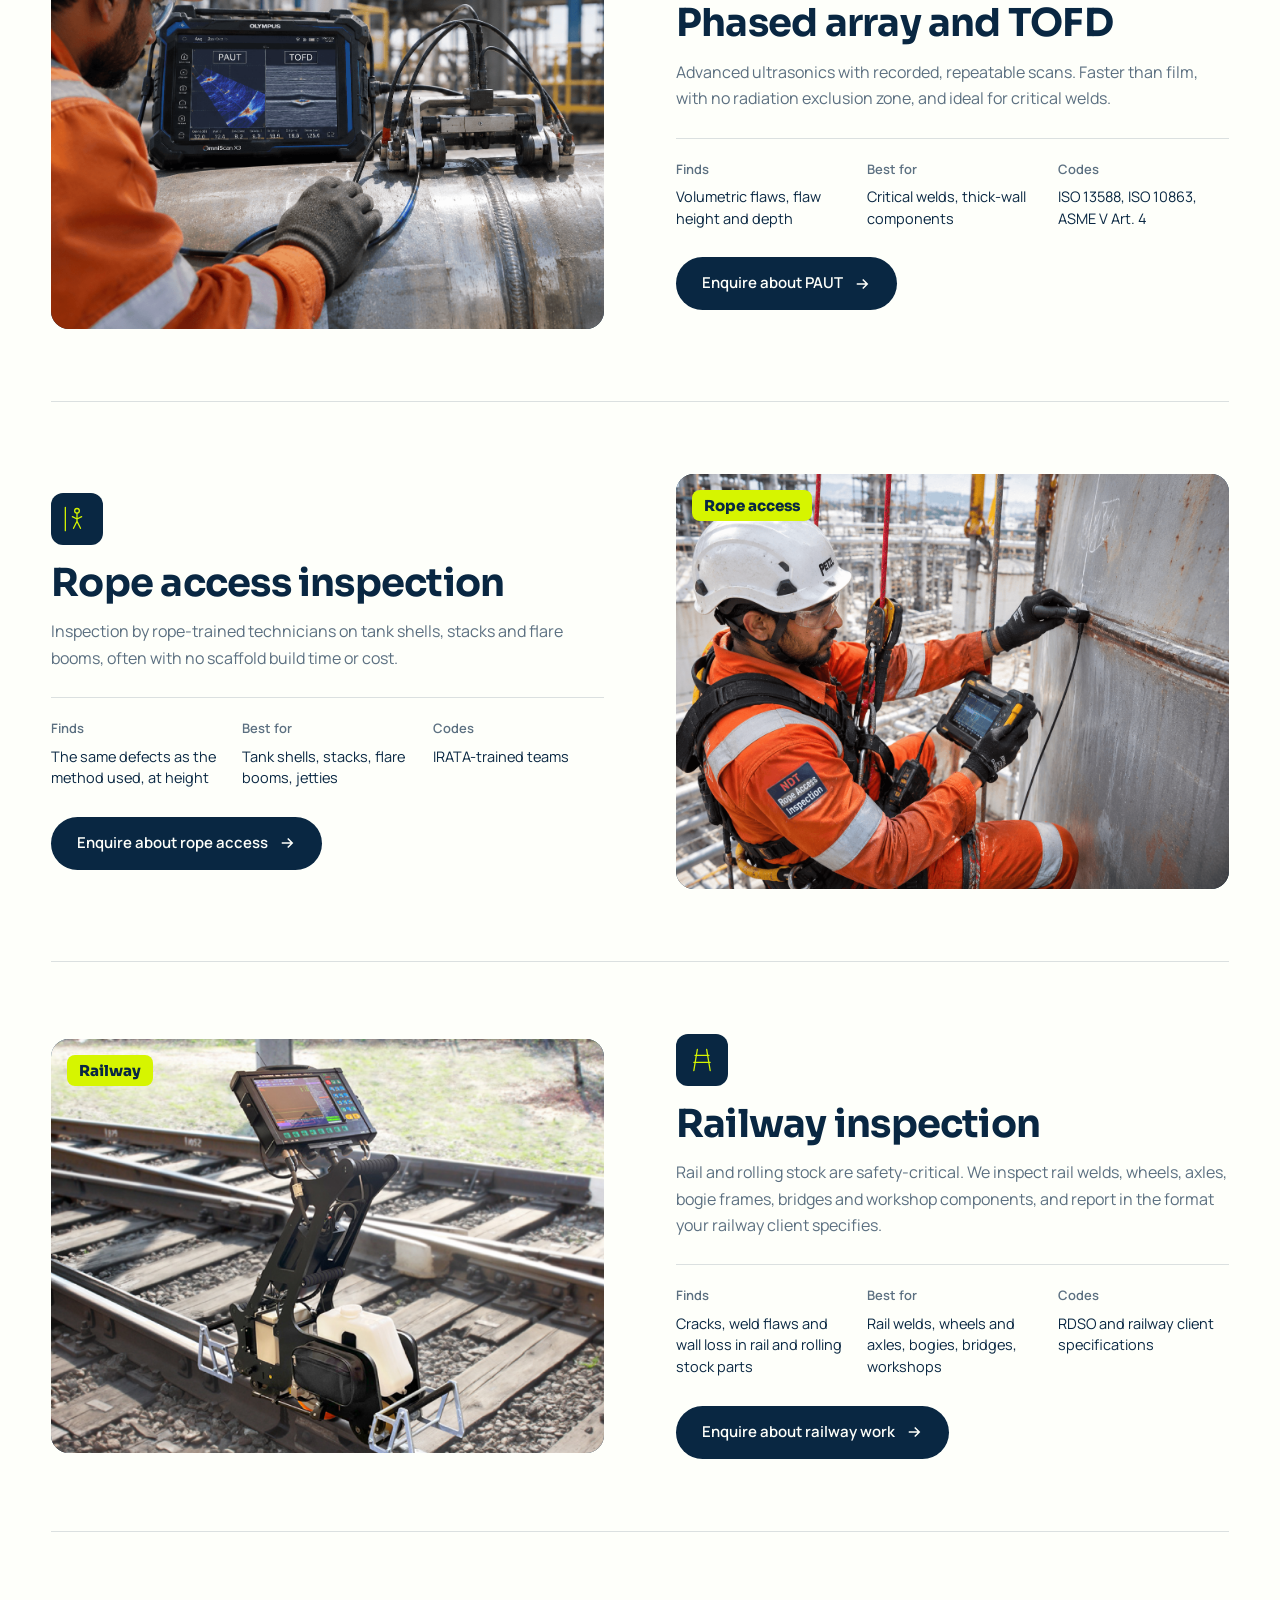
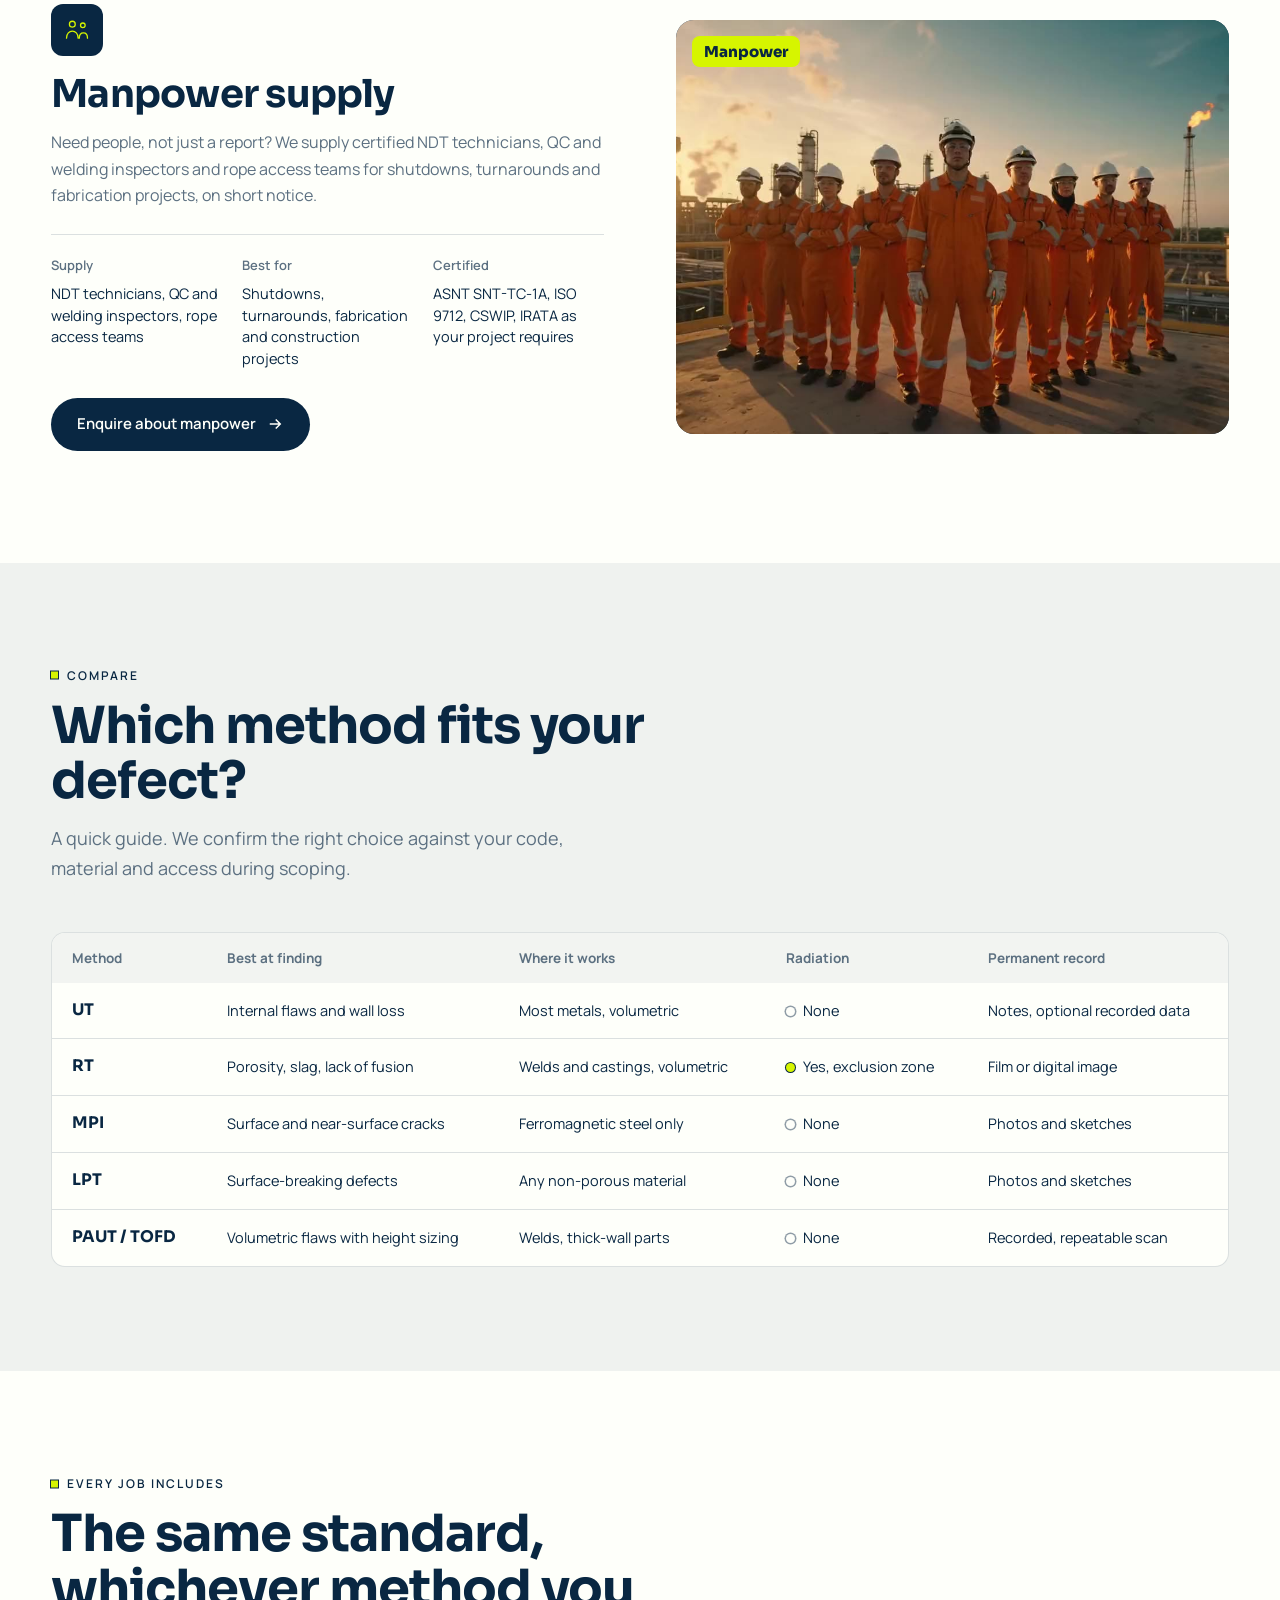
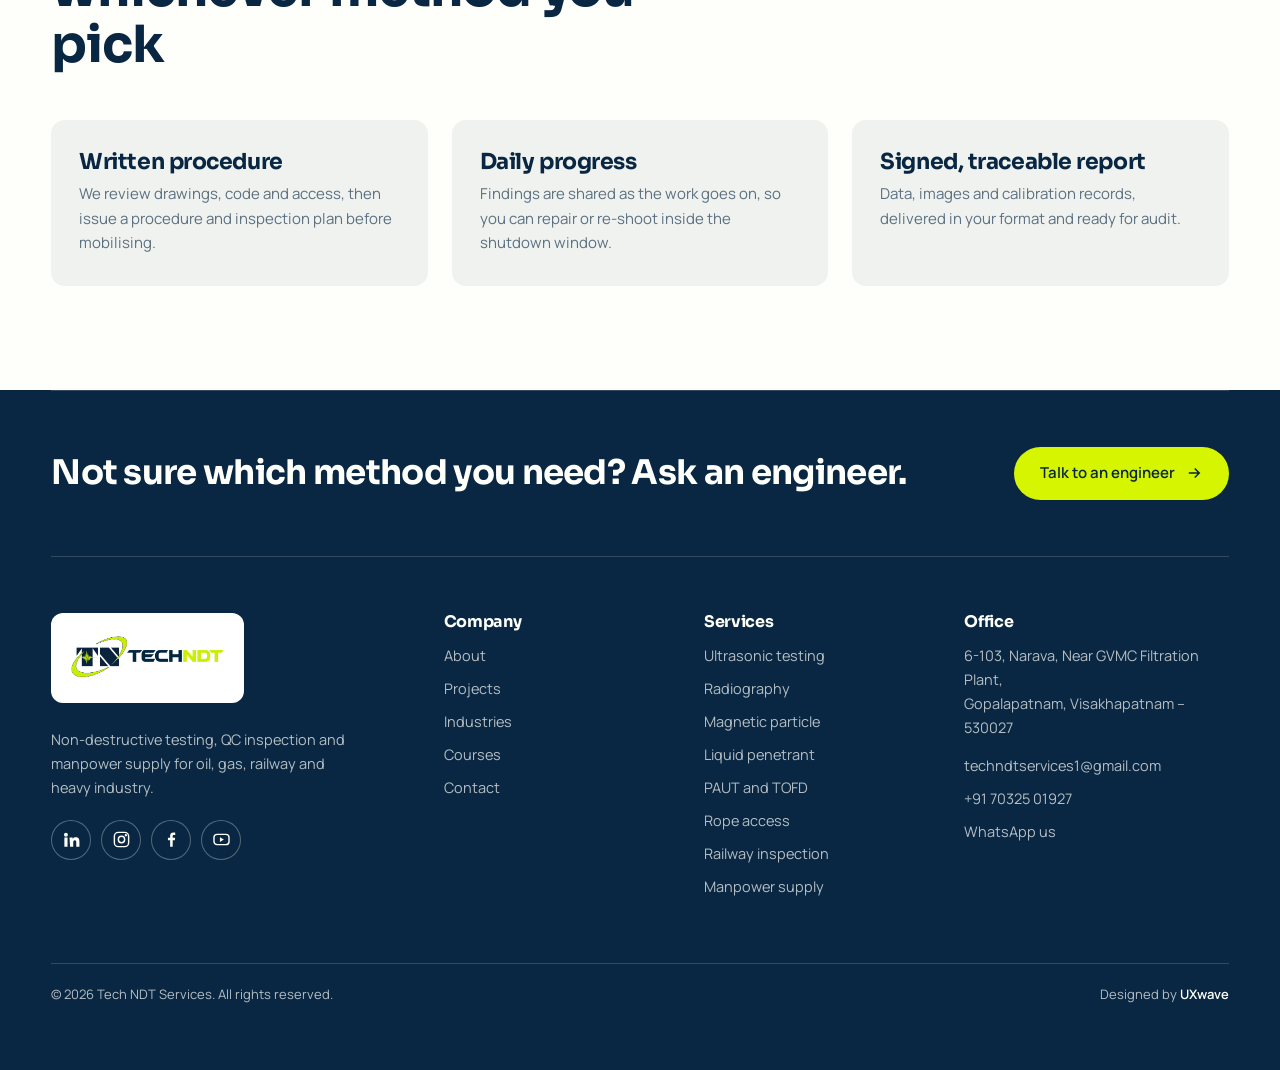
<file: services.html>
<!DOCTYPE html>
<html lang="en">
<head>
<meta charset="UTF-8">
<meta name="viewport" content="width=device-width, initial-scale=1">
<title>NDT Inspection Services: UT, RT, PAUT, MPI, LPT | Tech NDT</title>
<meta name="description" content="UT, RT, MPI, LPT, PAUT and TOFD testing, rope access, railway inspection and NDT manpower supply from Visakhapatnam, India.">
<meta name="robots" content="index, follow, max-image-preview:large, max-snippet:-1, max-video-preview:-1">
<link rel="canonical" href="https://YOUR-DOMAIN.com/services.html">
<link rel="alternate" hreflang="en" href="https://YOUR-DOMAIN.com/services.html">
<link rel="alternate" hreflang="x-default" href="https://YOUR-DOMAIN.com/services.html">
<meta name="author" content="Tech NDT Services">
<meta name="theme-color" content="#092742">
<meta name="geo.region" content="IN-AP"><meta name="geo.placename" content="Visakhapatnam">
<meta property="og:type" content="website"><meta property="og:site_name" content="Tech NDT Services"><meta property="og:locale" content="en_IN">
<meta property="og:title" content="NDT Inspection Services: UT, RT, PAUT, MPI, LPT | Tech NDT"><meta property="og:description" content="UT, RT, MPI, LPT, PAUT and TOFD testing, rope access, railway inspection and NDT manpower supply from Visakhapatnam, India."><meta property="og:url" content="https://YOUR-DOMAIN.com/services.html">
<meta property="og:image" content="https://YOUR-DOMAIN.com/assets/og-image.jpg"><meta property="og:image:width" content="1200"><meta property="og:image:height" content="630"><meta property="og:image:alt" content="Tech NDT Services: NDT inspection, QC and manpower, Visakhapatnam">
<meta name="twitter:card" content="summary_large_image"><meta name="twitter:title" content="NDT Inspection Services: UT, RT, PAUT, MPI, LPT | Tech NDT"><meta name="twitter:description" content="UT, RT, MPI, LPT, PAUT and TOFD testing, rope access, railway inspection and NDT manpower supply from Visakhapatnam, India."><meta name="twitter:image" content="https://YOUR-DOMAIN.com/assets/og-image.jpg">
<link rel="icon" href="favicon.ico" sizes="any">
<link rel="icon" type="image/png" sizes="32x32" href="favicon-32.png">
<link rel="icon" type="image/png" sizes="16x16" href="favicon-16.png">
<link rel="apple-touch-icon" sizes="180x180" href="apple-touch-icon.png">
<link rel="manifest" href="site.webmanifest">
<link rel="preconnect" href="https://fonts.googleapis.com"><link rel="preconnect" href="https://fonts.gstatic.com" crossorigin>
<link href="https://fonts.googleapis.com/css2?family=Sora:wght@500;600;700;800&family=Manrope:wght@400;500;600;700&display=swap" rel="stylesheet">
<link rel="stylesheet" href="styles.css">
<link rel="stylesheet" href="pages.css">
<script type="application/ld+json">{"@context":"https://schema.org","@graph":[{"@type":"BreadcrumbList","itemListElement":[{"@type":"ListItem","position":1,"name":"Home","item":"https://YOUR-DOMAIN.com/"},{"@type":"ListItem","position":2,"name":"Services","item":"https://YOUR-DOMAIN.com/services.html"}]},{"@type":"WebPage","@id":"https://YOUR-DOMAIN.com/services.html#webpage","url":"https://YOUR-DOMAIN.com/services.html","name":"NDT Inspection Services: UT, RT, PAUT, MPI, LPT | Tech NDT","description":"UT, RT, MPI, LPT, PAUT and TOFD testing, rope access, railway inspection and NDT manpower supply from Visakhapatnam, India.","isPartOf":{"@id":"https://YOUR-DOMAIN.com/#website"},"about":{"@id":"https://YOUR-DOMAIN.com/#business"},"inLanguage":"en"},{"@type":"ItemList","name":"NDT services by Tech NDT Services","itemListElement":[{"@type":"ListItem","position":1,"item":{"@type":"Service","name":"Ultrasonic testing (UT)","description":"Ultrasonic thickness measurement and flaw detection on pipes, vessels, tanks and plate.","serviceType":"Ultrasonic testing (UT)","provider":{"@id":"https://YOUR-DOMAIN.com/#business"},"areaServed":[{"@type":"Country","name":"India"},{"@type":"Country","name":"United Arab Emirates"},{"@type":"Country","name":"Saudi Arabia"},{"@type":"Country","name":"Qatar"},{"@type":"Country","name":"Kuwait"},{"@type":"Country","name":"Oman"},{"@type":"Country","name":"Bahrain"}],"url":"https://YOUR-DOMAIN.com/services.html#ut"}},{"@type":"ListItem","position":2,"item":{"@type":"Service","name":"Radiographic testing (RT)","description":"Gamma, X-ray and digital radiography of welds and castings.","serviceType":"Radiographic testing (RT)","provider":{"@id":"https://YOUR-DOMAIN.com/#business"},"areaServed":[{"@type":"Country","name":"India"},{"@type":"Country","name":"United Arab Emirates"},{"@type":"Country","name":"Saudi Arabia"},{"@type":"Country","name":"Qatar"},{"@type":"Country","name":"Kuwait"},{"@type":"Country","name":"Oman"},{"@type":"Country","name":"Bahrain"}],"url":"https://YOUR-DOMAIN.com/services.html#rt"}},{"@type":"ListItem","position":3,"item":{"@type":"Service","name":"Magnetic particle inspection (MPI)","description":"Wet fluorescent and dry magnetic particle inspection for surface and near-surface cracks.","serviceType":"Magnetic particle inspection (MPI)","provider":{"@id":"https://YOUR-DOMAIN.com/#business"},"areaServed":[{"@type":"Country","name":"India"},{"@type":"Country","name":"United Arab Emirates"},{"@type":"Country","name":"Saudi Arabia"},{"@type":"Country","name":"Qatar"},{"@type":"Country","name":"Kuwait"},{"@type":"Country","name":"Oman"},{"@type":"Country","name":"Bahrain"}],"url":"https://YOUR-DOMAIN.com/services.html#mpi"}},{"@type":"ListItem","position":4,"item":{"@type":"Service","name":"Liquid penetrant testing (LPT)","description":"Visible and fluorescent dye penetrant testing for surface-breaking defects.","serviceType":"Liquid penetrant testing (LPT)","provider":{"@id":"https://YOUR-DOMAIN.com/#business"},"areaServed":[{"@type":"Country","name":"India"},{"@type":"Country","name":"United Arab Emirates"},{"@type":"Country","name":"Saudi Arabia"},{"@type":"Country","name":"Qatar"},{"@type":"Country","name":"Kuwait"},{"@type":"Country","name":"Oman"},{"@type":"Country","name":"Bahrain"}],"url":"https://YOUR-DOMAIN.com/services.html#lpt"}},{"@type":"ListItem","position":5,"item":{"@type":"Service","name":"Phased array and TOFD (PAUT/TOFD)","description":"Advanced ultrasonics with recorded, repeatable weld scans.","serviceType":"Phased array and TOFD (PAUT/TOFD)","provider":{"@id":"https://YOUR-DOMAIN.com/#business"},"areaServed":[{"@type":"Country","name":"India"},{"@type":"Country","name":"United Arab Emirates"},{"@type":"Country","name":"Saudi Arabia"},{"@type":"Country","name":"Qatar"},{"@type":"Country","name":"Kuwait"},{"@type":"Country","name":"Oman"},{"@type":"Country","name":"Bahrain"}],"url":"https://YOUR-DOMAIN.com/services.html#paut"}},{"@type":"ListItem","position":6,"item":{"@type":"Service","name":"Rope access inspection","description":"NDT inspection by rope-trained technicians on tanks, stacks and flare booms.","serviceType":"Rope access inspection","provider":{"@id":"https://YOUR-DOMAIN.com/#business"},"areaServed":[{"@type":"Country","name":"India"},{"@type":"Country","name":"United Arab Emirates"},{"@type":"Country","name":"Saudi Arabia"},{"@type":"Country","name":"Qatar"},{"@type":"Country","name":"Kuwait"},{"@type":"Country","name":"Oman"},{"@type":"Country","name":"Bahrain"}],"url":"https://YOUR-DOMAIN.com/services.html#rope"}},{"@type":"ListItem","position":7,"item":{"@type":"Service","name":"Railway inspection","description":"NDT of rail welds, wheels, axles, bogies and workshop components.","serviceType":"Railway inspection","provider":{"@id":"https://YOUR-DOMAIN.com/#business"},"areaServed":[{"@type":"Country","name":"India"},{"@type":"Country","name":"United Arab Emirates"},{"@type":"Country","name":"Saudi Arabia"},{"@type":"Country","name":"Qatar"},{"@type":"Country","name":"Kuwait"},{"@type":"Country","name":"Oman"},{"@type":"Country","name":"Bahrain"}],"url":"https://YOUR-DOMAIN.com/services.html#railway"}},{"@type":"ListItem","position":8,"item":{"@type":"Service","name":"Manpower supply","description":"Certified NDT technicians, QC and welding inspectors and rope access teams for shutdowns and projects.","serviceType":"Manpower supply","provider":{"@id":"https://YOUR-DOMAIN.com/#business"},"areaServed":[{"@type":"Country","name":"India"},{"@type":"Country","name":"United Arab Emirates"},{"@type":"Country","name":"Saudi Arabia"},{"@type":"Country","name":"Qatar"},{"@type":"Country","name":"Kuwait"},{"@type":"Country","name":"Oman"},{"@type":"Country","name":"Bahrain"}],"url":"https://YOUR-DOMAIN.com/services.html#manpower"}}]}]}</script>
</head>
<body class="inner">
<header class="header" id="header">
  <div class="container header__in">
    <a href="index.html" class="logo" aria-label="Tech NDT Services"><img src="assets/logo.png" alt="Tech NDT Services" height="44"></a>
    <div class="nav__scrim" id="scrim"></div>
    <nav class="nav" id="nav" aria-label="Main"><div class="nav__top">Menu</div><a href="index.html">Home</a><a href="about.html">About</a><a href="services.html" class="active">Services</a><a href="industries.html">Industries</a><a href="projects.html">Projects</a><a href="courses.html">Courses</a><a href="contact.html">Contact</a><div class="nav__foot"><a class="btn" href="https://wa.me/917032501927?text=Hello%20Tech%20NDT%20Services%2C%20I%20would%20like%20a%20quote%20for%20an%20NDT%20inspection.%20Please%20contact%20me%20to%20discuss%20the%20scope." target="_blank" rel="noopener"><svg viewBox="0 0 24 24" aria-hidden="true"><path d="M12 2a10 10 0 0 0-8.6 15.1L2 22l5-1.3A10 10 0 1 0 12 2zm0 18.2a8.2 8.2 0 0 1-4.2-1.2l-.3-.2-3 .8.8-2.9-.2-.3A8.2 8.2 0 1 1 12 20.2zm4.5-6.1c-.2-.1-1.5-.7-1.7-.8-.2-.1-.4-.1-.6.1l-.8 1c-.1.2-.3.2-.5.1-.7-.4-1.5-.7-2.3-1.6-.6-.7-1-1.4-1.1-1.6-.1-.2 0-.4.1-.5l.4-.5c.1-.1.2-.3.2-.4.1-.2 0-.3 0-.4l-.8-1.8c-.2-.5-.4-.4-.6-.4h-.5c-.2 0-.4.1-.6.3-.2.2-.8.8-.8 1.9s.8 2.2.9 2.3c.1.2 1.6 2.4 3.9 3.4 1.4.6 1.9.6 2.6.5.4-.1 1.5-.6 1.7-1.2.2-.6.2-1.1.1-1.2l-.5-.3z"/></svg> Chat on WhatsApp</a><a class="nav__call" href="tel:+917032501927">Call +91 70325 01927</a><small>Visakhapatnam. Mon to Sat, 9:00 to 18:00</small></div></nav>
    <a href="https://wa.me/917032501927?text=Hello%20Tech%20NDT%20Services%2C%20I%20would%20like%20a%20quote%20for%20an%20NDT%20inspection.%20Please%20contact%20me%20to%20discuss%20the%20scope." target="_blank" rel="noopener" class="btn btn--sm">Get a quote</a>
    <button class="burger" id="burger" aria-label="Open menu" aria-expanded="false" aria-controls="nav"><span></span><span></span><span></span></button>
  </div>
</header>
<section class="pg dark">
  <div class="container pg__in">
    <div>
      <nav class="crumbs" aria-label="Breadcrumb"><a href="index.html">Home</a><i></i><span>Services</span></nav>
      <h1>Every method. One crew.</h1>
      <p class="lead">We recommend the right technique for the defect, the material and your shutdown window, then inspect and report it ourselves.</p>
      <div class="pg__cta"><a href="https://wa.me/917032501927?text=Hello%20Tech%20NDT%20Services%2C%20I%20would%20like%20to%20request%20an%20NDT%20inspection.%20Please%20contact%20me%20to%20discuss%20the%20scope%20and%20dates." target="_blank" rel="noopener" class="btn">Request an inspection <svg viewBox="0 0 24 24"><path d="M5 12h14M13 6l6 6-6 6"/></svg></a><a href="#compare" class="btn btn--ghost">Which method?</a></div>
    </div>
    <figure class="pg__media"><div class="pg__img"><img src="assets/service-5.png" alt="Technician running a phased array and TOFD scan on a pipe weld" style="--pos:center"></div><figcaption>Phased array and TOFD scan in progress</figcaption></figure>
  </div>
  <svg class="pg__wave" viewBox="0 0 1440 76" preserveAspectRatio="xMidYMax slice" aria-hidden="true">
    <path class="base" pathLength="1" d="M0 56 L60 56 L70 54 L80 57 L96 56 L110 56 L118 18 L128 64 L138 56 L240 56 L252 53 L262 58 L276 56 L420 56 L432 54 L444 58 L456 56 L610 56 L622 52 L634 59 L648 56 L780 56 L792 54 L802 57 L816 56 L960 56 L972 53 L984 58 L996 56 L1130 56 L1142 54 L1152 58 L1166 56 L1300 56 L1312 53 L1324 58 L1338 56 L1440 56"/>
    <path class="spike" pathLength="1" d="M846 56 L860 8 L876 66 L890 56"/>
  </svg>
</section>
<nav class="subnav" aria-label="Methods"><div class="container"><a href="#ut">UT</a><a href="#rt">RT</a><a href="#mpi">MPI</a><a href="#lpt">LPT</a><a href="#paut">PAUT / TOFD</a><a href="#rope">Rope access</a><a href="#railway">Railway</a><a href="#manpower">Manpower</a><a href="#compare">Compare</a></div></nav>
<section class="mrows"><div class="container">
<article class="mrow" id="ut">
  <div class="mrow__img"><img src="assets/service-1.png" alt="Inspector scanning a pipe weld with an ultrasonic flaw detector at a refinery" loading="lazy" style="--pos:center"><span class="mrow__tag">UT</span></div>
  <div class="mrow__t">
    <div class="mrow__ic"><svg viewBox="0 0 48 48"><path d="M6 30c6-12 10 8 14-6s8-12 12 2 6 6 10-4"/></svg></div>
    <h2>Ultrasonic testing</h2>
    <p>Sound waves measure wall thickness and reveal internal flaws and corrosion mapping, without taking equipment out of service.</p>
    <dl class="spec"><div><dt>Finds</dt><dd>Internal flaws, laminations, wall thinning</dd></div><div><dt>Best for</dt><dd>Pipes, vessels, tanks, plate</dd></div><div><dt>Codes</dt><dd>ASME V, API 510 / 570 / 653, ISO 17640</dd></div></dl>
    <a href="https://wa.me/917032501927?text=Hello%20Tech%20NDT%20Services%2C%20I%20would%20like%20to%20enquire%20about%20Ultrasonic%20testing.%20Please%20share%20the%20details%2C%20availability%20and%20a%20quote." target="_blank" rel="noopener" class="btn btn--ink">Enquire about UT <svg viewBox="0 0 24 24"><path d="M5 12h14M13 6l6 6-6 6"/></svg></a>
  </div>
</article>
<article class="mrow" id="rt">
  <div class="mrow__img"><img src="assets/service-2.png" alt="Radiographic testing setup with a source, film on the weld and a restricted-area sign" loading="lazy" style="--pos:center"><span class="mrow__tag">RT</span></div>
  <div class="mrow__t">
    <div class="mrow__ic"><svg viewBox="0 0 48 48"><circle cx="24" cy="24" r="6"/><path d="M24 6v6M24 36v6M6 24h6M36 24h6M11 11l4 4M33 33l4 4M37 11l-4 4M15 33l-4 4"/></svg></div>
    <h2>Radiographic testing</h2>
    <p>Gamma, X-ray and digital radiography show volumetric weld defects such as porosity, slag and lack of fusion. Barriers and controlled exposure keep the site safe.</p>
    <dl class="spec"><div><dt>Finds</dt><dd>Porosity, slag, lack of fusion, cracks</dd></div><div><dt>Best for</dt><dd>Pipe welds, castings, thick sections</dd></div><div><dt>Codes</dt><dd>ASME V Art. 2, ISO 17636</dd></div></dl>
    <a href="https://wa.me/917032501927?text=Hello%20Tech%20NDT%20Services%2C%20I%20would%20like%20to%20enquire%20about%20Radiographic%20testing.%20Please%20share%20the%20details%2C%20availability%20and%20a%20quote." target="_blank" rel="noopener" class="btn btn--ink">Enquire about RT <svg viewBox="0 0 24 24"><path d="M5 12h14M13 6l6 6-6 6"/></svg></a>
  </div>
</article>
<article class="mrow" id="mpi">
  <div class="mrow__img"><img src="assets/service-3.png" alt="Technician applying fluorescent magnetic particle suspension to a weld with a yoke" loading="lazy" style="--pos:center"><span class="mrow__tag">MPI</span></div>
  <div class="mrow__t">
    <div class="mrow__ic"><svg viewBox="0 0 48 48"><path d="M14 8v18a10 10 0 0 0 20 0V8M14 14h6M28 14h6"/></svg></div>
    <h2>Magnetic particle inspection</h2>
    <p>Magnetise the part, apply particles, and surface cracks light up. Wet fluorescent and dry methods for ferromagnetic steel.</p>
    <dl class="spec"><div><dt>Finds</dt><dd>Surface and near-surface cracks</dd></div><div><dt>Best for</dt><dd>Ferromagnetic welds, nozzles, forgings</dd></div><div><dt>Codes</dt><dd>ASTM E1444, ISO 17638</dd></div></dl>
    <a href="https://wa.me/917032501927?text=Hello%20Tech%20NDT%20Services%2C%20I%20would%20like%20to%20enquire%20about%20Magnetic%20particle%20inspection.%20Please%20share%20the%20details%2C%20availability%20and%20a%20quote." target="_blank" rel="noopener" class="btn btn--ink">Enquire about MPI <svg viewBox="0 0 24 24"><path d="M5 12h14M13 6l6 6-6 6"/></svg></a>
  </div>
</article>
<article class="mrow" id="lpt">
  <div class="mrow__img"><img src="assets/service-4.png" alt="Technician wiping dye penetrant from a weld with cleaner and developer cans on the pipe" loading="lazy" style="--pos:center"><span class="mrow__tag">LPT</span></div>
  <div class="mrow__t">
    <div class="mrow__ic"><svg viewBox="0 0 48 48"><path d="M24 6c8 10 12 16 12 22a12 12 0 0 1-24 0c0-6 4-12 12-22z"/></svg></div>
    <h2>Liquid penetrant testing</h2>
    <p>Visible and fluorescent dye penetrant for surface-breaking defects on any non-porous material, including stainless steel and aluminium.</p>
    <dl class="spec"><div><dt>Finds</dt><dd>Surface-breaking cracks and porosity</dd></div><div><dt>Best for</dt><dd>Stainless steel, aluminium, non-magnetic alloys</dd></div><div><dt>Codes</dt><dd>ASTM E165, ISO 3452</dd></div></dl>
    <a href="https://wa.me/917032501927?text=Hello%20Tech%20NDT%20Services%2C%20I%20would%20like%20to%20enquire%20about%20Liquid%20penetrant%20testing.%20Please%20share%20the%20details%2C%20availability%20and%20a%20quote." target="_blank" rel="noopener" class="btn btn--ink">Enquire about LPT <svg viewBox="0 0 24 24"><path d="M5 12h14M13 6l6 6-6 6"/></svg></a>
  </div>
</article>
<article class="mrow" id="paut">
  <div class="mrow__img"><img src="assets/service-5.png" alt="Technician with a phased array and TOFD flaw detector and crawler scanning a pipe weld" loading="lazy" style="--pos:center"><span class="mrow__tag">PAUT</span></div>
  <div class="mrow__t">
    <div class="mrow__ic"><svg viewBox="0 0 48 48"><rect x="6" y="10" width="36" height="24" rx="3"/><path d="M14 28l6-8 6 5 8-10M18 42h12"/></svg></div>
    <h2>Phased array and TOFD</h2>
    <p>Advanced ultrasonics with recorded, repeatable scans. Faster than film, with no radiation exclusion zone, and ideal for critical welds.</p>
    <dl class="spec"><div><dt>Finds</dt><dd>Volumetric flaws, flaw height and depth</dd></div><div><dt>Best for</dt><dd>Critical welds, thick-wall components</dd></div><div><dt>Codes</dt><dd>ISO 13588, ISO 10863, ASME V Art. 4</dd></div></dl>
    <a href="https://wa.me/917032501927?text=Hello%20Tech%20NDT%20Services%2C%20I%20would%20like%20to%20enquire%20about%20PAUT%20%2F%20TOFD.%20Please%20share%20the%20details%2C%20availability%20and%20a%20quote." target="_blank" rel="noopener" class="btn btn--ink">Enquire about PAUT <svg viewBox="0 0 24 24"><path d="M5 12h14M13 6l6 6-6 6"/></svg></a>
  </div>
</article>
<article class="mrow" id="rope">
  <div class="mrow__img"><img src="assets/service-6.png" alt="Rope access technician scanning a tank wall weld with a flaw detector" loading="lazy" style="--pos:center"><span class="mrow__tag">Rope access</span></div>
  <div class="mrow__t">
    <div class="mrow__ic"><svg viewBox="0 0 48 48"><circle cx="24" cy="10" r="4"/><path d="M24 14v14M16 20l8 4 8-4M24 28l-6 12M24 28l6 12M4 4v40"/></svg></div>
    <h2>Rope access inspection</h2>
    <p>Inspection by rope-trained technicians on tank shells, stacks and flare booms, often with no scaffold build time or cost.</p>
    <dl class="spec"><div><dt>Finds</dt><dd>The same defects as the method used, at height</dd></div><div><dt>Best for</dt><dd>Tank shells, stacks, flare booms, jetties</dd></div><div><dt>Codes</dt><dd>IRATA-trained teams</dd></div></dl>
    <a href="https://wa.me/917032501927?text=Hello%20Tech%20NDT%20Services%2C%20I%20would%20like%20to%20enquire%20about%20Rope%20access%20inspection.%20Please%20share%20the%20details%2C%20availability%20and%20a%20quote." target="_blank" rel="noopener" class="btn btn--ink">Enquire about rope access <svg viewBox="0 0 24 24"><path d="M5 12h14M13 6l6 6-6 6"/></svg></a>
  </div>
</article>
<article class="mrow" id="railway">
  <div class="mrow__img"><img src="assets/service-10.png" alt="Rail track inspection" loading="lazy" style="--pos:center" onerror="this.onerror=null;this.src='assets/img2.jpg'"><span class="mrow__tag">Railway</span></div>
  <div class="mrow__t">
    <div class="mrow__ic"><svg viewBox="0 0 48 48"><path d="M16 6l-6 36M32 6l6 36M12 16h24M10 28h28"/></svg></div>
    <h2>Railway inspection</h2>
    <p>Rail and rolling stock are safety-critical. We inspect rail welds, wheels, axles, bogie frames, bridges and workshop components, and report in the format your railway client specifies.</p>
    <dl class="spec"><div><dt>Finds</dt><dd>Cracks, weld flaws and wall loss in rail and rolling stock parts</dd></div><div><dt>Best for</dt><dd>Rail welds, wheels and axles, bogies, bridges, workshops</dd></div><div><dt>Codes</dt><dd>RDSO and railway client specifications</dd></div></dl>
    <a href="https://wa.me/917032501927?text=Hello%20Tech%20NDT%20Services%2C%20I%20would%20like%20to%20enquire%20about%20Railway%20inspection.%20Please%20share%20the%20details%2C%20availability%20and%20a%20quote." target="_blank" rel="noopener" class="btn btn--ink">Enquire about railway work <svg viewBox="0 0 24 24"><path d="M5 12h14M13 6l6 6-6 6"/></svg></a>
  </div>
</article>
<article class="mrow" id="manpower">
  <div class="mrow__img"><img src="assets/hero-poster.jpg" alt="Tech NDT Services field crew in orange coveralls" loading="lazy" style="--pos:center"><span class="mrow__tag">Manpower</span></div>
  <div class="mrow__t">
    <div class="mrow__ic"><svg viewBox="0 0 48 48"><circle cx="16" cy="14" r="5"/><circle cx="34" cy="16" r="4"/><path d="M6 38c0-8 5-12 10-12s10 4 10 12M28 38c0-6 3-9 7-9s7 3 7 9"/></svg></div>
    <h2>Manpower supply</h2>
    <p>Need people, not just a report? We supply certified NDT technicians, QC and welding inspectors and rope access teams for shutdowns, turnarounds and fabrication projects, on short notice.</p>
    <dl class="spec"><div><dt>Supply</dt><dd>NDT technicians, QC and welding inspectors, rope access teams</dd></div><div><dt>Best for</dt><dd>Shutdowns, turnarounds, fabrication and construction projects</dd></div><div><dt>Certified</dt><dd>ASNT SNT-TC-1A, ISO 9712, CSWIP, IRATA as your project requires</dd></div></dl>
    <a href="https://wa.me/917032501927?text=Hello%20Tech%20NDT%20Services%2C%20I%20would%20like%20to%20enquire%20about%20Manpower%20supply.%20Please%20share%20the%20details%2C%20availability%20and%20a%20quote." target="_blank" rel="noopener" class="btn btn--ink">Enquire about manpower <svg viewBox="0 0 24 24"><path d="M5 12h14M13 6l6 6-6 6"/></svg></a>
  </div>
</article>
</div></section>
<section class="soft" id="compare">
  <div class="container">
    <div class="sec-head"><div><span class="eyebrow">Compare</span><h2>Which method fits your defect?</h2><p class="lead">A quick guide. We confirm the right choice against your code, material and access during scoping.</p></div></div>
    <div class="cmp-wrap"><table class="cmp">
      <thead><tr><th>Method</th><th>Best at finding</th><th>Where it works</th><th>Radiation</th><th>Permanent record</th></tr></thead>
      <tbody>
        <tr><th>UT</th><td>Internal flaws and wall loss</td><td>Most metals, volumetric</td><td><span class="dot dot--no"></span>None</td><td>Notes, optional recorded data</td></tr>
        <tr><th>RT</th><td>Porosity, slag, lack of fusion</td><td>Welds and castings, volumetric</td><td><span class="dot"></span>Yes, exclusion zone</td><td>Film or digital image</td></tr>
        <tr><th>MPI</th><td>Surface and near-surface cracks</td><td>Ferromagnetic steel only</td><td><span class="dot dot--no"></span>None</td><td>Photos and sketches</td></tr>
        <tr><th>LPT</th><td>Surface-breaking defects</td><td>Any non-porous material</td><td><span class="dot dot--no"></span>None</td><td>Photos and sketches</td></tr>
        <tr><th>PAUT / TOFD</th><td>Volumetric flaws with height sizing</td><td>Welds, thick-wall parts</td><td><span class="dot dot--no"></span>None</td><td>Recorded, repeatable scan</td></tr>
      </tbody>
    </table></div>
  </div>
</section>

<section>
  <div class="container">
    <div class="sec-head"><div><span class="eyebrow">Every job includes</span><h2>The same standard, whichever method you pick</h2></div></div>
    <div class="grid-3 trust" style="padding-top:0">
      <article><h3>Written procedure</h3><p>We review drawings, code and access, then issue a procedure and inspection plan before mobilising.</p></article>
      <article><h3>Daily progress</h3><p>Findings are shared as the work goes on, so you can repair or re-shoot inside the shutdown window.</p></article>
      <article><h3>Signed, traceable report</h3><p>Data, images and calibration records, delivered in your format and ready for audit.</p></article>
    </div>
  </div>
</section>

<div id="site-footer" data-cta-title="Not sure which method you need? Ask an engineer." data-cta-label="Talk to an engineer" data-cta-href="https://wa.me/917032501927?text=Hello%20Tech%20NDT%20Services%2C%20I%20would%20like%20to%20talk%20to%20an%20engineer%20about%20our%20inspection%20requirement."></div>
<script src="footer.js"></script>
<script src="page.js"></script>
</body>
</html>
</file>
<file: styles.css>
/* PHOTOS: image paths are in index.html (<img src="assets/...">). Images always fill their box (cover).
   Focal point: add style="--pos:center top" on the <img>. */
/* NDT Tech — three colours: ink (navy), signal orange (from the crew's coveralls), paper.
   Photos: drop files into /assets with these names — about-1.jpg, about-2.jpg, project-1..3.jpg, insight-1..3.jpg */
:root{--ink:#092742;--or:#D6F500;--paper:#FEFFFA;
--line:color-mix(in srgb,var(--ink) 14%,transparent);--mut:color-mix(in srgb,var(--ink) 66%,var(--paper));
--hh:72px;--h:'Sora',system-ui,sans-serif;--b:'Manrope',system-ui,sans-serif}
*{box-sizing:border-box;margin:0;padding:0}
html{scroll-behavior:smooth}
body{font-family:var(--b);color:var(--ink);background:var(--paper);line-height:1.65;-webkit-font-smoothing:antialiased}
img,video{max-width:100%;display:block}a{color:inherit;text-decoration:none}ul,ol{list-style:none}
button{font:inherit;cursor:pointer;border:0;background:none;color:inherit}
:focus-visible{outline:2px solid var(--or);outline-offset:3px}
.container{width:min(1180px,92%);margin-inline:auto}
h1,h2,h3,h4{font-family:var(--h);line-height:1.08;letter-spacing:-.02em;font-weight:700}
h2{font-size:clamp(32px,4vw,52px)}h3{font-size:22px}
section{padding:104px 0}
.lead{font-size:18px;color:var(--mut);max-width:560px;margin-top:16px}
.dark{background:var(--ink);color:var(--paper)}.dark .lead,.dark p{color:color-mix(in srgb,var(--paper) 72%,var(--ink))}

.btn{display:inline-flex;align-items:center;gap:10px;background:var(--or);color:var(--ink);font-weight:600;font-size:15px;padding:14px 26px;border-radius:999px;transition:.25s}
.btn svg{width:18px;height:18px;fill:none;stroke:currentColor;stroke-width:2;transition:.25s}
.btn:hover{background:var(--ink);color:var(--paper)}.dark .btn:hover,.hero .btn:hover,.footer .btn:hover{background:var(--paper);color:var(--ink)}.btn:hover svg{transform:translateX(4px)}
.btn--sm{padding:10px 20px;font-size:14px}
.btn--ghost{background:transparent;color:var(--paper);box-shadow:inset 0 0 0 1px color-mix(in srgb,var(--paper) 50%,transparent)}
.btn--ghost:hover{background:var(--paper);color:var(--ink)}

/* Header */
.header{position:sticky;top:0;z-index:50;background:var(--paper);color:var(--ink);transition:.3s}
.header.scrolled{box-shadow:0 8px 24px color-mix(in srgb,var(--ink) 10%,transparent)}
.header__in{display:flex;align-items:center;gap:28px;height:var(--hh)}
.logo{display:flex;align-items:center;gap:10px;font-family:var(--h);font-size:25px;font-weight:800;letter-spacing:-.02em}
.logo b{font-weight:500;margin-left:5px}
.logo__mark{width:36px;height:36px;flex:none;background:var(--or);border-radius:10px 10px 10px 2px}
.logo__mark path{fill:none;stroke:var(--ink);stroke-width:2.8;stroke-linecap:round;stroke-linejoin:round}
.logo__t{display:flex;flex-direction:column;line-height:1}
.logo__t small{font:600 10.5px var(--b);letter-spacing:.2em;margin-top:5px;opacity:.65}
.nav{display:flex;gap:28px;margin-left:auto}
.nav a{font-size:14.5px;font-weight:500;opacity:.78;transition:.2s;padding:6px 0;border-bottom:2px solid transparent}
.nav a:hover,.nav a.active{opacity:1;border-color:var(--ink)}
.burger{display:none;width:42px;height:42px;flex-direction:column;gap:6px;justify-content:center;align-items:center}
.burger span{width:22px;height:2px;background:var(--ink)}

/* Shared blocks */
.eyebrow{display:block;font:600 12px var(--b);letter-spacing:2px;text-transform:uppercase;margin-bottom:14px;padding-left:16px;position:relative}
.eyebrow::before{content:'';position:absolute;left:0;top:50%;width:7px;height:7px;background:var(--or);box-shadow:0 0 0 1px var(--ink);transform:translateY(-50%)}
.dark .eyebrow::before,.banner .eyebrow::before{box-shadow:none}
.grid-3{display:grid;grid-template-columns:repeat(3,1fr);gap:24px}
.grid-4{display:grid;grid-template-columns:repeat(4,1fr);gap:24px}
.sec-head{display:flex;justify-content:space-between;align-items:flex-end;gap:24px;margin-bottom:48px}
.sec-head h2{max-width:660px}
.reveal{opacity:0;transform:translateY(20px);transition:opacity .7s,transform .7s}.reveal.in{opacity:1;transform:none}
.ph{overflow:hidden;background:linear-gradient(135deg,#1c4468,#092742);border-radius:14px}
.ph img,.svc__img img{position:absolute;inset:0;width:100%;height:100%;object-fit:cover;object-position:var(--pos,center)}

/* Trust row */
.trust{padding:0}.trust .grid-3{padding-top:64px}
.trust article{background:color-mix(in srgb,var(--ink) 6%,var(--paper));border-radius:14px;padding:30px 28px;transition:.3s}.trust article:hover{background:var(--paper);box-shadow:0 18px 40px color-mix(in srgb,var(--ink) 14%,transparent);transform:translateY(-6px)}
.trust p{color:var(--mut);font-size:15px;margin-top:8px}

/* About */
.about__in{display:grid;grid-template-columns:1fr 1.1fr;gap:72px;align-items:center}
.about__media{position:relative;height:540px}
.about__media .ph{position:absolute}.ph--a{left:0;top:0;width:60%;height:72%}
.ph--b{right:0;bottom:0;width:62%;height:62%;border:8px solid var(--paper)}
.badge-exp{position:absolute;left:calc(38% + 28px);bottom:28px;background:var(--or);padding:18px 22px;border-radius:14px;display:flex;align-items:center;gap:12px;z-index:2}
.badge-exp b{font-family:var(--h);font-size:52px;line-height:1}.badge-exp span{font-size:13px;font-weight:600;line-height:1.3}
.about__text p{color:var(--mut);margin-top:16px}
.ticks{margin:22px 0 28px}.ticks li{padding:9px 0 9px 28px;border-bottom:1px solid var(--line);position:relative;font-size:15px}
.ticks li::before{content:"";position:absolute;left:0;top:17px;width:12px;height:7px;border-left:2px solid var(--ink);border-bottom:2px solid var(--ink);transform:rotate(-45deg)}

/* Services */
.soft{background:color-mix(in srgb,var(--ink) 6%,var(--paper))}
.svc__img{position:relative;overflow:hidden;height:170px;background-size:cover;background-position:var(--pos,center);background-repeat:no-repeat;background:linear-gradient(135deg,#1c4468,#092742);border-radius:14px 14px 0 0}

.arrows{display:flex;gap:10px}.arrows button{width:46px;height:46px;border-radius:50%;box-shadow:inset 0 0 0 1px var(--line);font-size:19px;transition:.25s}
.arrows button:hover{background:var(--ink);color:var(--paper)}
.slider{display:flex;gap:20px;overflow-x:auto;scroll-snap-type:x mandatory;scrollbar-width:none}
.slider::-webkit-scrollbar{display:none}
.svc{flex:0 0 calc((100% - 40px)/3);scroll-snap-align:start;border:1px solid var(--line);border-radius:14px;background:var(--paper);transition:.3s;display:flex;flex-direction:column;overflow:hidden}
.svc h3{padding:16px 24px 0}
.svc:hover{background:var(--ink);color:var(--paper)}
.svc:hover p,.svc:hover .std{color:color-mix(in srgb,var(--paper) 70%,var(--ink))}
.svc{position:relative}.svc__ic{width:56px;height:56px;margin:-28px 0 0 24px;position:relative;background:var(--paper);border-radius:12px;display:grid;place-items:center;box-shadow:0 6px 18px color-mix(in srgb,var(--ink) 16%,transparent)}
.svc__ic svg{width:28px;height:28px;fill:none;stroke:var(--ink);stroke-width:2.2;stroke-linecap:round;stroke-linejoin:round}
.svc__n{position:absolute;right:20px;top:190px;font:800 46px var(--h);color:color-mix(in srgb,var(--ink) 10%,transparent);transition:.3s}.svc:hover .svc__n{color:color-mix(in srgb,var(--paper) 16%,transparent)}
.svc p{font-size:15px;color:var(--mut);padding:0 24px;margin:10px 0 18px}
.svc .std{font-size:13px;font-weight:600;color:var(--mut);border-top:1px solid var(--line);padding-top:14px;margin:auto 24px 22px}

/* Process (a true sequence, so it is numbered) */
.steps{display:grid;grid-template-columns:repeat(4,1fr);gap:24px;counter-reset:s}
.steps li{counter-increment:s;border-top:1px solid color-mix(in srgb,currentColor 22%,transparent);padding-top:22px}
.steps li::before{content:counter(s);display:grid;place-items:center;width:34px;height:34px;border-radius:50%;background:var(--or);color:var(--ink);font-weight:700;margin-bottom:18px}
.steps p{font-size:15px;margin-top:8px;color:var(--mut)}

/* Banner */
.banner{background-color:var(--ink);position:relative;overflow:hidden;padding:110px 0}
.banner::before{content:"";position:absolute;inset:0;z-index:1;background:linear-gradient(90deg,rgba(9,39,66,.94),rgba(9,39,66,.6))}
.banner__img{position:absolute;inset:0;width:100%;height:100%;object-fit:cover;object-position:var(--pos,center)}
.banner__in{position:relative;z-index:2;display:flex;align-items:center;justify-content:space-between;gap:30px;flex-wrap:wrap}.banner h2{max-width:640px}
/* Stats */
.stats{padding:72px 0}
.stat b{color:#fff;font-family:var(--h);font-size:64px;font-weight:800;display:block;line-height:1;letter-spacing:-.03em}
.stat span{font-size:14px;color:#fff}

/* Industries */
.ind{padding:30px 26px;border-radius:14px;box-shadow:inset 0 0 0 1px var(--line);transition:.3s}

.ind span{font:800 40px var(--h);color:color-mix(in srgb,var(--ink) 14%,transparent);transition:.3s}
.ind:hover{background:var(--ink);color:var(--paper);transform:translateY(-6px)}.ind:hover span{color:var(--or)}.ind:hover p{color:color-mix(in srgb,var(--paper) 72%,var(--ink))}
.ind p{font-size:15px;color:var(--mut);margin-top:8px}

/* Projects */
.proj-grid{display:grid;grid-template-columns:1.3fr 1fr 1fr;gap:20px}
.proj{position:relative;height:440px;overflow:hidden;border-radius:14px}
.proj .ph{position:absolute;inset:0;border-radius:0;transition:transform .8s}.proj:hover .ph{transform:scale(1.05)}
.proj::after{content:"";position:absolute;inset:0;background:linear-gradient(0deg,rgba(9,39,66,.92),rgba(9,39,66,.25) 60%,transparent)}
.proj__tag{position:absolute;left:22px;right:22px;bottom:22px;z-index:2;color:#fff}
.proj__tag h3{font-size:24px}.proj__tag p{font-size:14px;color:#d6d3cd;margin-top:6px}

/* Testimonials */
.testi__box{max-width:860px;min-height:220px}
.testi blockquote{display:none;font-family:var(--h);font-size:clamp(22px,2.6vw,32px);line-height:1.3;letter-spacing:-.01em;font-weight:500}
.testi blockquote.on{display:block;animation:fade .6s both}
.testi cite{display:block;margin-top:20px;font:600 14px var(--b);color:var(--mut)}
.dots{display:flex;gap:8px;margin-top:28px}.dots button{width:30px;height:4px;border-radius:4px;background:var(--line)}.dots button.on{background:var(--ink)}
@keyframes fade{from{opacity:0;transform:translateY(8px)}}

/* Insights + FAQ */
.post .ph{height:210px;margin-bottom:18px}
.post small{color:var(--mut);font-size:13px}.post h3{font-size:24px;margin:6px 0 10px}
details{border-bottom:1px solid var(--line)}summary{cursor:pointer;list-style:none;font-weight:600;padding:14px 0;display:flex;justify-content:space-between;gap:12px}
summary::-webkit-details-marker{display:none}summary::after{content:"+";color:var(--or);font-size:22px;line-height:1}
details[open] summary::after{content:"\2212"}
details p{color:var(--mut);font-size:15px;padding:0 0 16px}
.post ul{padding:0 0 14px}.post li{font-size:14.5px;color:var(--mut);padding:5px 0 5px 18px;position:relative}.post li::before{content:"";position:absolute;left:0;top:14px;width:7px;height:2px;background:var(--or)}
.faq{display:grid;grid-template-columns:.8fr 1.2fr;gap:72px;margin-top:88px}

/* Contact */
.contact__in{display:grid;grid-template-columns:1fr 1.1fr;gap:72px;align-items:start}
.info{margin-top:28px}.info li{display:flex;gap:18px;padding:16px 0;border-top:1px solid color-mix(in srgb,var(--paper) 18%,transparent);font-size:16px}
.info b{width:84px;color:var(--or);font-weight:600;flex:none}
.form{background:var(--paper);color:var(--ink);padding:36px;border-radius:20px;display:grid;grid-template-columns:1fr 1fr;gap:14px}
.form .full,.form textarea,.form button,.form__ok{grid-column:1/-1}
.form input,.form select,.form textarea{width:100%;padding:14px 16px;border:1px solid var(--line);border-radius:10px;font:inherit;background:#fff;color:var(--ink);outline:0;transition:.2s}
.form input:focus,.form select:focus,.form textarea:focus{border-color:var(--ink);box-shadow:0 0 0 3px color-mix(in srgb,var(--ink) 15%,transparent)}
.form .err{border-color:#d33}.form button{justify-content:center}
.form__ok{color:var(--ink)!important;font-weight:600;margin:0!important}

/* Footer */
.footer{background:var(--ink);color:color-mix(in srgb,var(--paper) 70%,var(--ink));padding:0}
.footer__cta{display:flex;justify-content:space-between;align-items:center;gap:24px;flex-wrap:wrap;padding:56px 0;border-top:1px solid color-mix(in srgb,var(--paper) 16%,transparent);border-bottom:1px solid color-mix(in srgb,var(--paper) 16%,transparent)}
.footer__cta h3{font-size:clamp(24px,3vw,34px);color:var(--paper)}
.footer .logo{color:var(--paper)}
.footer__in{display:grid;grid-template-columns:1.6fr 1fr 1fr 1.2fr;gap:40px;padding:56px 0}
.footer h4{color:var(--paper);font-size:16px;margin-bottom:14px}
.footer a{display:block;font-size:14.5px;margin:9px 0;transition:.2s}.footer a:hover{color:var(--or)}
.footer p{font-size:14.5px;margin-top:14px;max-width:300px}
.footer__bot{border-top:1px solid color-mix(in srgb,var(--paper) 16%,transparent);padding:20px 0;font-size:13px;display:flex;justify-content:space-between;gap:12px;flex-wrap:wrap}

@media(max-width:1000px){
.grid-4,.steps{grid-template-columns:repeat(2,1fr)}.about__in,.contact__in,.faq{grid-template-columns:1fr;gap:44px}
.about__media{height:460px}.svc{flex-basis:calc((100% - 20px)/2)}.proj-grid{grid-template-columns:1fr}.proj{height:320px}.footer__in{grid-template-columns:repeat(2,minmax(0,1fr))}}
@media(max-width:760px){
:root{--hh:64px}section{padding:72px 0}.header__in{gap:10px}
.grid-3{grid-template-columns:1fr}.svc{flex-basis:86%}.sec-head{flex-direction:column;align-items:flex-start}
.form{grid-template-columns:1fr;padding:24px}.stat b{font-size:48px}}
@media(max-width:760px){#industries .grid-4{display:flex;gap:16px;overflow-x:auto;scroll-snap-type:x mandatory;scrollbar-width:none}#industries .grid-4::-webkit-scrollbar{display:none}#industries .ind{flex:0 0 78%;scroll-snap-align:start}}
@media(prefers-reduced-motion:reduce){*{animation:none!important;transition:none!important}.reveal{opacity:1;transform:none}}

/* Hero: normal looping video */
.hero{position:relative;padding:0;min-height:calc(100svh - var(--hh));display:flex;align-items:center;overflow:hidden;isolation:isolate;color:#fff;background:var(--ink) url(assets/hero-poster.jpg) center/cover}
.hero__video{position:absolute;inset:0;width:100%;height:100%;object-fit:cover;z-index:-2}
.hero::before{content:"";position:absolute;inset:0;z-index:-1;background:linear-gradient(90deg,rgba(9,39,66,.86),rgba(9,39,66,.45) 60%,rgba(9,39,66,.12)),linear-gradient(0deg,rgba(9,39,66,.65),transparent 40%)}
.hero__in{padding:88px 0 96px}
.hero__tag{display:flex;align-items:center;gap:12px;font-size:15px;font-weight:500;margin-bottom:18px}
.hero__tag::before{content:"";width:10px;height:10px;border-radius:50%;background:var(--or)}
.hero h1{font-size:clamp(40px,6.2vw,88px);font-weight:800;line-height:.98;letter-spacing:-.035em;max-width:900px;text-shadow:0 6px 40px rgba(0,0,0,.4)}
.hero p{max-width:540px;margin-top:22px;font-size:18px;color:#e8e6e1}
.hero__cta{display:flex;gap:14px;flex-wrap:wrap;margin-top:30px}
.hero__m{display:flex;flex-wrap:wrap;gap:8px;margin-top:40px;max-width:640px}
.hero__m span{padding:6px 14px;border-radius:999px;font-size:13px;font-weight:600;box-shadow:inset 0 0 0 1px rgba(255,255,255,.45)}
@media(max-width:760px){.hero{background-image:url(assets/hero-poster-mobile.jpg);background-position:center 30%}.hero__in{padding:56px 0 64px}.hero h1{font-size:clamp(38px,11.5vw,62px)}.hero p{font-size:15.5px}}

/* WhatsApp button, social icons, extras */
.wa{position:fixed;right:18px;bottom:18px;z-index:45;width:56px;height:56px;border-radius:50%;background:#25D366;color:#fff;display:grid;place-items:center;box-shadow:0 10px 28px rgba(9,39,66,.3);transition:.25s}
.wa:hover{transform:scale(1.08)}.wa svg{width:30px;height:30px;fill:currentColor}
.soc{display:flex;gap:10px;margin-top:20px}
.footer .soc a{display:grid;place-items:center;width:40px;height:40px;margin:0;border-radius:50%;box-shadow:inset 0 0 0 1px color-mix(in srgb,var(--paper) 30%,transparent);color:var(--paper)}
.footer .soc a:hover{background:var(--or);color:var(--ink);box-shadow:none}
.soc svg{width:19px;height:19px;fill:currentColor}
.soc svg.s{fill:none;stroke:currentColor;stroke-width:1.8;stroke-linecap:round;stroke-linejoin:round}
.info b{width:96px}.info a:hover{color:var(--or)}
.ind-5{grid-template-columns:repeat(6,1fr)}
.ind-5 .ind{grid-column:span 2}.ind-5 .ind:nth-child(n+4){grid-column:span 3}
@media(max-width:1000px){.ind-5{grid-template-columns:repeat(2,1fr)}.ind-5 .ind,.ind-5 .ind:nth-child(n+4){grid-column:auto}.ind-5 .ind:last-child{grid-column:1/-1}}
@media(max-width:760px){.ind-5 .ind:last-child{grid-column:auto}}

/* Slide-in menu (tablet and phone) */
.burger span{transition:.3s}
.nav__top,.nav__foot,.nav__scrim{display:none}
@media(max-width:1100px){
.header__in{gap:12px}
.header .btn{margin-left:auto}
.burger{display:flex;position:relative;z-index:70}
.nav{position:fixed;top:0;right:0;height:100vh;height:100dvh;width:min(400px,88vw);margin:0;flex-direction:column;gap:6px;padding:92px 22px 24px;background:var(--paper);z-index:60;transform:translateX(104%);transition:transform .45s cubic-bezier(.2,.8,.2,1);overflow-y:auto;counter-reset:n}
.nav.open{transform:none;box-shadow:-24px 0 60px rgba(9,39,66,.25)}
.nav__top{display:block;font:700 12.5px var(--b);letter-spacing:.16em;text-transform:uppercase;color:var(--mut);padding:0 16px 10px}
.nav>a{display:flex;align-items:center;gap:14px;padding:14px 16px;border:0;border-radius:14px;font:600 19px var(--h);opacity:0;transform:translateX(26px);transition:opacity .35s,transform .35s,background .2s,color .2s;counter-increment:n}
.nav.open>a{opacity:1;transform:none}
.nav>a:nth-child(2){transition-delay:.08s}.nav>a:nth-child(3){transition-delay:.12s}.nav>a:nth-child(4){transition-delay:.16s}.nav>a:nth-child(5){transition-delay:.2s}.nav>a:nth-child(6){transition-delay:.24s}.nav>a:nth-child(7){transition-delay:.28s}.nav>a:nth-child(8){transition-delay:.32s}
.nav>a::before{content:"0" counter(n);font:700 12px var(--b);color:var(--mut);width:22px}
.nav>a::after{content:"\2192";margin-left:auto;opacity:.35;transition:.2s}
.nav>a:hover{background:color-mix(in srgb,var(--ink) 6%,var(--paper))}.nav>a:hover::after{opacity:1;transform:translateX(4px)}
.nav>a.active{background:var(--ink);color:var(--paper);opacity:1}.nav>a.active::before{color:var(--or)}.nav>a.active::after{opacity:1;color:var(--or)}
.nav__foot{display:block;margin-top:auto;padding:20px 6px 0;border-top:1px solid var(--line)}
.nav__foot .btn{width:100%;justify-content:center}
.nav__foot .btn svg{fill:currentColor;stroke:none;width:20px;height:20px}
.nav__call{display:flex;justify-content:center;align-items:center;margin-top:10px;padding:13px;border-radius:999px;font-weight:600;font-size:15px;box-shadow:inset 0 0 0 1.5px var(--ink);transition:.2s}
.nav__call:hover{background:var(--ink);color:var(--paper)}
.nav__foot small{display:block;text-align:center;margin-top:14px;font-size:13px;color:var(--mut)}
.nav__scrim{display:block;position:fixed;inset:0;background:rgba(9,39,66,.55);-webkit-backdrop-filter:blur(3px);backdrop-filter:blur(3px);opacity:0;pointer-events:none;transition:opacity .35s;z-index:55}
.nav__scrim.on{opacity:1;pointer-events:auto}
html.menu{overflow:hidden}
.burger.is-open span:nth-child(1){transform:translateY(8px) rotate(45deg)}
.burger.is-open span:nth-child(2){opacity:0}
.burger.is-open span:nth-child(3){transform:translateY(-8px) rotate(-45deg)}
}
@media(max-width:560px){.header .btn{display:none}.burger{margin-left:auto}}

/* Home: trust cards overlap the banner */
.hero__in{padding-bottom:150px}
@media(max-width:760px){.hero__in{padding-bottom:110px}}
section.trust{position:relative;z-index:3;margin-top:-72px;padding:0}
section.trust .grid-3{padding-top:0;gap:20px}
section.trust article{position:relative;overflow:hidden;background:var(--paper);border-radius:18px;padding:30px 28px 26px;box-shadow:0 24px 60px rgba(9,39,66,.18),inset 0 0 0 1px var(--line);transition:transform .3s,box-shadow .3s}
section.trust article::before{content:"";position:absolute;left:0;top:0;height:4px;width:44px;background:var(--or);transition:width .45s}
section.trust article:hover{background:var(--paper);transform:translateY(-8px);box-shadow:0 30px 70px rgba(9,39,66,.24),inset 0 0 0 1px var(--line)}
section.trust article:hover::before{width:100%}
.trust__ic{width:54px;height:54px;border-radius:14px;background:var(--ink);display:grid;place-items:center;margin-bottom:20px;transition:.3s}
.trust__ic svg{width:26px;height:26px;fill:none;stroke:var(--or);stroke-width:2;stroke-linecap:round;stroke-linejoin:round}
section.trust article:hover .trust__ic{background:var(--or);transform:rotate(-6deg)}section.trust article:hover .trust__ic svg{stroke:var(--ink)}
section.trust h3{font-size:21px}
section.trust p{color:var(--mut);font-size:15px;margin-top:8px}
.trust__t{display:flex;flex-wrap:wrap;gap:6px;margin-top:18px}
.trust__t span{font-size:12px;font-weight:600;padding:5px 11px;border-radius:999px;background:color-mix(in srgb,var(--ink) 7%,var(--paper))}
@media(max-width:760px){section.trust{margin-top:-48px}}
@media(max-width:1100px){
.nav .nav__foot .btn{padding:14px 26px;font-size:15px;opacity:1;border:0}
.nav .nav__foot .nav__call{opacity:1;padding:13px;border:0;font-size:15px}
}
.logo{white-space:nowrap}.logo__n{white-space:nowrap}

/* Mobile: no sideways overflow, footer fits the screen */
html,body{overflow-x:clip}
.footer a{overflow-wrap:anywhere}
@media(max-width:760px){
.footer__in{grid-template-columns:repeat(2,minmax(0,1fr));gap:32px 20px;padding:44px 0}
.footer__in>div:first-child,.footer__in>div:last-child{grid-column:1/-1}
}
@media(max-width:380px){.info li{flex-direction:column;gap:4px}.info b{width:auto}.info span{overflow-wrap:anywhere}}

/* Arrows: SVG, exactly centred */
.arrows button{display:grid;place-items:center;padding:0;line-height:0}
.arrows button svg{width:20px;height:20px;fill:none;stroke:currentColor;stroke-width:2;stroke-linecap:round;stroke-linejoin:round;display:block}
@media(max-width:1100px){
.nav>a::after{content:"";width:18px;height:18px;margin-left:auto;flex:none;background:currentColor;-webkit-mask:url("data:image/svg+xml,%3Csvg xmlns='http://www.w3.org/2000/svg' viewBox='0 0 24 24'%3E%3Cpath d='M5 12h14M13 6l6 6-6 6' fill='none' stroke='black' stroke-width='2' stroke-linecap='round' stroke-linejoin='round'/%3E%3C/svg%3E") center/contain no-repeat;mask:url("data:image/svg+xml,%3Csvg xmlns='http://www.w3.org/2000/svg' viewBox='0 0 24 24'%3E%3Cpath d='M5 12h14M13 6l6 6-6 6' fill='none' stroke='black' stroke-width='2' stroke-linecap='round' stroke-linejoin='round'/%3E%3C/svg%3E") center/contain no-repeat}
}

/* Footer CTA button: keep it a flex button so the arrow sits dead centre */
.footer .btn{display:inline-flex;align-items:center;justify-content:center;gap:10px;font-size:15px;margin:0}
.footer .btn svg{display:block;flex:none}

/* Logo image (assets/logo.png) */
.logo img{height:44px;width:auto;max-width:210px;display:block}
@media(max-width:560px){.logo img{height:38px}}
.footer .logo{display:inline-block;background:#fff;padding:10px 14px;border-radius:12px;margin:0 0 4px}
.footer .logo img{height:42px}
.footer__bot .credit{display:inline;margin:0;font-size:inherit;font-weight:600;color:var(--paper)}
.footer__bot .credit:hover{color:var(--or)}

/* Shared footer placeholder (shown until footer.html loads) */
#site-footer:empty{min-height:640px;background:var(--ink)}
.footer__bot{flex-wrap:wrap;gap:8px 24px}
.footer__bot{padding-bottom:64px}

/* Bigger logo */
:root{--hh:80px}
.logo img{height:58px;max-width:260px}
.footer .logo img{height:54px}
@media(max-width:1100px){.nav{padding-top:100px}}
@media(max-width:760px){:root{--hh:68px}.logo img{height:46px;max-width:200px}.footer .logo img{height:48px}}

/* Logo, bigger again */
:root{--hh:92px}
.logo img{height:72px;max-width:340px;object-fit:contain}
.footer .logo img{height:70px}
@media(max-width:1100px){.nav{padding-top:112px}}
@media(max-width:760px){:root{--hh:78px}.logo img{height:56px;max-width:min(240px,62vw)}.footer .logo img{height:58px}}

/* Where we work */
.cov{display:grid;grid-template-columns:1fr 1.1fr;gap:56px;align-items:center}
.cov__g{display:grid;gap:26px}.cov__g h3{font-size:17px;margin-bottom:12px}
.cov__c{display:flex;flex-wrap:wrap;gap:8px}
.cov__c span{padding:8px 16px;border-radius:999px;box-shadow:inset 0 0 0 1px var(--line);font-size:14px;font-weight:600}
.cov__c--int span{background:var(--or);box-shadow:none;color:var(--ink)}
@media(max-width:1000px){.cov{grid-template-columns:1fr;gap:30px}}
</file>
<file: pages.css>
/* NDT Tech: inner pages (about, services, industries, projects, courses, contact).
   Loads after styles.css and reuses its tokens: --ink, --or (signal lime), --paper, Sora + Manrope. */

body.inner [id]{scroll-margin-top:calc(var(--hh) + 64px)}
.btn--ink{background:var(--ink);color:var(--paper)}.btn--ink:hover{background:var(--or);color:var(--ink)}
.tlink{font-weight:600;font-size:15px;border-bottom:2px solid var(--or);padding-bottom:2px;transition:.2s}.tlink:hover{border-color:var(--ink)}
.dark .tlink:hover{border-color:var(--paper)}

/* ---------- Page header (text left, photo right, A-scan trace along the bottom) ---------- */
.pg{position:relative;padding:0;overflow:hidden;isolation:isolate}
.pg::before{content:"";position:absolute;inset:0;z-index:-1;background:radial-gradient(900px 420px at 88% 0%,rgba(214,245,0,.10),transparent 62%)}
.pg__in{display:grid;grid-template-columns:1.05fr .95fr;gap:72px;align-items:center;padding:60px 0 124px}
.crumbs{display:flex;gap:10px;align-items:center;font-size:13.5px;color:color-mix(in srgb,var(--paper) 62%,var(--ink));margin-bottom:26px}
.crumbs a:hover{color:var(--or)}.crumbs i{width:18px;height:1px;background:currentColor;opacity:.55}
.pg h1{font-size:clamp(38px,5vw,72px);font-weight:800;letter-spacing:-.035em;line-height:1;max-width:760px;color:var(--paper)}
.pg .lead{font-size:18px;max-width:520px;margin-top:22px}
.pg__cta{display:flex;gap:14px;flex-wrap:wrap;margin-top:32px}
.pg__media{position:relative;margin:0}
.pg__media::before{content:"";position:absolute;right:-14px;bottom:-14px;width:52%;height:52%;border:2px solid var(--or);border-radius:24px;z-index:0}
.pg__img{position:relative;z-index:1;height:440px;border-radius:22px 22px 22px 4px;overflow:hidden;background:linear-gradient(135deg,#1c4468,#092742)}
.pg__img img{position:absolute;inset:0;width:100%;height:100%;object-fit:cover;object-position:var(--pos,center)}
.pg__media figcaption{position:absolute;left:16px;bottom:16px;z-index:2;background:rgba(9,39,66,.8);-webkit-backdrop-filter:blur(6px);backdrop-filter:blur(6px);color:var(--paper);border-radius:999px;padding:8px 16px 8px 32px;font-size:13px;font-weight:600}
.pg__media figcaption::before{content:"";position:absolute;left:14px;top:50%;width:8px;height:8px;border-radius:50%;background:var(--or);transform:translateY(-50%)}
.pg__wave{position:absolute;left:0;bottom:0;width:100%;height:76px;z-index:0;pointer-events:none}
.pg__wave path{fill:none;stroke-linecap:round;stroke-linejoin:round;stroke-dasharray:1;stroke-dashoffset:1;animation:trace 2.4s cubic-bezier(.4,0,.2,1) .3s forwards}
.pg__wave .base{stroke:color-mix(in srgb,var(--paper) 26%,transparent);stroke-width:1.5}
.pg__wave .spike{stroke:var(--or);stroke-width:2.4;animation-delay:1.5s;animation-duration:.7s}
@keyframes trace{to{stroke-dashoffset:0}}

/* ---------- Shared pieces ---------- */
.chips{display:flex;flex-wrap:wrap;gap:10px}
.chip{display:inline-block;padding:8px 16px;border-radius:999px;box-shadow:inset 0 0 0 1px var(--line);font-size:14px;font-weight:600;line-height:1.3;transition:.2s}
.chip--lime{background:var(--or);color:var(--ink);box-shadow:none}
.dark .chip{box-shadow:inset 0 0 0 1px color-mix(in srgb,var(--paper) 30%,transparent);color:var(--paper)}
button.chip:hover{background:var(--ink);color:var(--paper)}
.dark button.chip:hover{background:var(--paper);color:var(--ink)}
button.chip.on{background:var(--ink);color:var(--paper);box-shadow:none}
.dark button.chip.on{background:var(--or);color:var(--ink)}
.filters{margin-bottom:36px}
.chip--sm{padding:4px 11px;font-size:12px;font-weight:600}
.pc .chip--sm,.indc .chip--sm{box-shadow:none}
.split{display:grid;grid-template-columns:1fr 1fr;gap:72px;align-items:center}
.split--rev .split__img{order:2}
.split__img{position:relative;height:520px;border-radius:18px;overflow:hidden;background:linear-gradient(135deg,#1c4468,#092742)}
.split__img img{position:absolute;inset:0;width:100%;height:100%;object-fit:cover;object-position:var(--pos,center)}
.split h2{font-size:clamp(30px,3.4vw,46px)}
.split p{color:var(--mut);margin-top:16px}
.dark.split p,.dark .split p{color:color-mix(in srgb,var(--paper) 72%,var(--ink))}
.split .ticks{margin-bottom:0}
.split .chips{margin-top:24px}

.vals{display:grid;grid-template-columns:repeat(4,1fr);gap:24px}
.vals--3{grid-template-columns:repeat(3,1fr)}
.val{padding:30px 26px;border-radius:14px;box-shadow:inset 0 0 0 1px var(--line);transition:.3s}
.val__ic{width:52px;height:52px;border-radius:12px;background:var(--or);display:grid;place-items:center;margin-bottom:20px;transition:.3s}
.val__ic svg{width:26px;height:26px;fill:none;stroke:var(--ink);stroke-width:2;stroke-linecap:round;stroke-linejoin:round}
.val p{font-size:15px;color:var(--mut);margin-top:8px}
.val:hover{background:var(--ink);color:var(--paper);transform:translateY(-6px)}.val:hover p{color:color-mix(in srgb,var(--paper) 72%,var(--ink))}
.dark .val{box-shadow:inset 0 0 0 1px color-mix(in srgb,var(--paper) 20%,transparent)}
.dark .val:hover{background:var(--paper);color:var(--ink)}.dark .val:hover p{color:var(--mut)}

/* ---------- About ---------- */
.story{display:grid;grid-template-columns:.8fr 1.2fr;gap:72px;align-items:start}
.story__h{position:sticky;top:calc(var(--hh) + 32px)}
.prose p{font-size:17px;color:var(--mut);margin-top:18px}.prose p:first-child{margin-top:0;font-size:20px;color:var(--ink);line-height:1.55}
.facts{display:grid;grid-template-columns:repeat(3,1fr);gap:24px;margin-top:44px}
.facts div{border-top:1px solid var(--line);padding-top:18px}
.facts b{display:block;font:800 clamp(34px,4vw,50px) var(--h);letter-spacing:-.03em;line-height:1}
.facts span{font-size:14px;color:var(--mut)}

/* ---------- Services ---------- */
.subnav{position:sticky;top:var(--hh);z-index:40;background:var(--paper);border-bottom:1px solid var(--line)}
.subnav .container{display:flex;gap:8px;overflow-x:auto;scrollbar-width:none;padding:12px 0}
.subnav .container::-webkit-scrollbar{display:none}
.subnav a{flex:none;padding:8px 16px;border-radius:999px;font-size:14px;font-weight:600;color:var(--mut);transition:.2s}
.subnav a:hover{color:var(--ink)}.subnav a.on{background:var(--ink);color:var(--paper)}
.mrows{padding:24px 0 40px}
.mrow{display:grid;grid-template-columns:1fr 1fr;gap:72px;align-items:center;padding:72px 0}
.mrow+.mrow{border-top:1px solid var(--line)}
.mrow:nth-child(even) .mrow__img{order:2}
.mrow__img{position:relative;aspect-ratio:4/3;border-radius:18px;overflow:hidden;background:linear-gradient(135deg,#1c4468,#092742)}
.mrow__img img{position:absolute;inset:0;width:100%;height:100%;object-fit:cover;object-position:var(--pos,center)}
.mrow__tag{position:absolute;left:16px;top:16px;background:var(--or);color:var(--ink);font:800 15px var(--h);padding:6px 12px;border-radius:8px}
.mrow__ic{width:52px;height:52px;border-radius:12px;background:var(--ink);display:grid;place-items:center;margin-bottom:18px}
.mrow__ic svg{width:28px;height:28px;fill:none;stroke:var(--or);stroke-width:2.2;stroke-linecap:round;stroke-linejoin:round}
.mrow h2{font-size:clamp(28px,3vw,40px)}
.mrow__t p{color:var(--mut);margin-top:14px}
.spec{display:grid;grid-template-columns:repeat(3,1fr);gap:20px;margin:26px 0 28px;padding-top:20px;border-top:1px solid var(--line)}
.spec dt{font-size:13px;font-weight:600;color:var(--mut)}
.spec dd{font-size:14.5px;margin-top:6px;line-height:1.5}
.cmp-wrap{overflow-x:auto;border:1px solid var(--line);border-radius:14px;background:var(--paper)}
.cmp{width:100%;min-width:820px;border-collapse:collapse;font-size:14.5px}
.cmp th,.cmp td{text-align:left;padding:16px 20px;border-bottom:1px solid var(--line);vertical-align:top}
.cmp thead th{font:700 13.5px var(--b);color:var(--mut);background:color-mix(in srgb,var(--ink) 5%,var(--paper))}
.cmp tbody th{font:700 16px var(--h);white-space:nowrap}
.cmp tr:last-child th,.cmp tr:last-child td{border-bottom:0}
.cmp tbody tr:hover{background:color-mix(in srgb,var(--ink) 4%,var(--paper))}
.dot{display:inline-block;width:9px;height:9px;border-radius:50%;margin-right:8px;background:var(--or);box-shadow:0 0 0 1px var(--ink)}
.dot--no{background:transparent;box-shadow:0 0 0 1.5px color-mix(in srgb,var(--ink) 45%,transparent)}

/* ---------- Industries ---------- */
.ind-grid{display:grid;grid-template-columns:repeat(2,1fr);gap:24px}
.indc{border-radius:18px;overflow:hidden;box-shadow:inset 0 0 0 1px var(--line);display:flex;flex-direction:column;background:var(--paper);transition:.3s}
.indc:hover{box-shadow:0 18px 44px color-mix(in srgb,var(--ink) 16%,transparent);transform:translateY(-6px)}
.indc__img{position:relative;height:260px;background:linear-gradient(135deg,#1c4468,#092742);overflow:hidden}
.indc__img img{position:absolute;inset:0;width:100%;height:100%;object-fit:cover;object-position:var(--pos,center);transition:transform .8s}
.indc:hover .indc__img img{transform:scale(1.05)}
.indc__b{padding:28px;display:flex;flex-direction:column;gap:18px;flex:1}
.indc__b p{font-size:15px;color:var(--mut)}
.indc dt{font-size:13px;font-weight:600;color:var(--mut);margin-bottom:8px}
.indc .chips{gap:8px}
.indc--wide{grid-column:1/-1;flex-direction:row}.indc--wide .indc__img{height:auto;min-height:260px;flex:0 0 42%}.indc--wide .indc__b{flex:1}

/* ---------- Projects ---------- */
.pgrid{display:grid;grid-template-columns:repeat(3,1fr);gap:20px}
.pc{position:relative;border-radius:16px;overflow:hidden;aspect-ratio:4/5;background:var(--ink);color:#fff}
.pc[hidden]{display:none}
.pc__img{position:absolute;inset:0;transition:transform .9s}.pc:hover .pc__img{transform:scale(1.06)}
.pc__img img{width:100%;height:100%;object-fit:cover;object-position:var(--pos,center)}
.pc::after{content:"";position:absolute;inset:0;background:linear-gradient(0deg,rgba(9,39,66,.95),rgba(9,39,66,.35) 55%,transparent)}
.pc__b{position:absolute;left:22px;right:22px;bottom:22px;z-index:2}
.pc__s{font-size:13px;font-weight:600;color:var(--or);margin-bottom:6px}
.pc h3{font-size:24px;color:#fff}
.pc p{font-size:14px;color:#d6d3cd;margin-top:8px}
.pc .chips{margin-top:14px;gap:6px}.pc .chip{background:rgba(255,255,255,.14);color:#fff}
.pc__o{max-height:0;opacity:0;overflow:hidden;transition:max-height .5s,opacity .4s;font-size:14px;font-weight:600;color:#fff}
.pc:hover .pc__o,.pc:focus-within .pc__o{max-height:100px;opacity:1;margin-top:14px}
@media(hover:none){.pc__o{max-height:none;opacity:1;margin-top:14px}}

/* ---------- Courses ---------- */
.cgrid{display:grid;grid-template-columns:repeat(3,1fr);gap:24px}
.cc{border-radius:16px;overflow:hidden;box-shadow:inset 0 0 0 1px var(--line);display:flex;flex-direction:column;background:var(--paper);transition:.3s}
.cc[hidden]{display:none}
.cc:hover{box-shadow:0 18px 44px color-mix(in srgb,var(--ink) 15%,transparent);transform:translateY(-6px)}
.cc__img{position:relative;height:190px;background:linear-gradient(135deg,#1c4468,#092742);overflow:hidden}
.cc__img img{position:absolute;inset:0;width:100%;height:100%;object-fit:cover;object-position:var(--pos,center)}
.cc__lv{position:absolute;left:14px;top:14px;background:var(--or);color:var(--ink);font-size:13px;font-weight:700;padding:5px 12px;border-radius:8px}
.cc__b{padding:22px 24px 24px;display:flex;flex-direction:column;flex:1}
.cc h3{font-size:21px}
.cc__d{font-size:15px;color:var(--mut);margin-top:8px}
.cc__m{display:grid;grid-template-columns:1fr 1fr;gap:14px;margin:18px 0 6px;padding:14px 0;border-block:1px solid var(--line);font-size:14px}
.cc__m b{display:block;font-size:12.5px;font-weight:600;color:var(--mut)}
.cc details{border-bottom:0}.cc summary{font-size:14.5px;padding:12px 0}
.tl li{font-size:14.5px;color:var(--mut);padding:5px 0 5px 18px;position:relative}
.tl li::before{content:"";position:absolute;left:0;top:15px;width:7px;height:2px;background:var(--ink)}
.cc__f{margin-top:auto;padding-top:14px;display:flex;justify-content:space-between;align-items:center;gap:12px}
.cc__f small{font-size:13px;color:var(--mut)}
.steps--3{grid-template-columns:repeat(3,1fr)}
.faqs{max-width:820px}.faqs details:first-child{border-top:1px solid var(--line)}
.faqs summary{font-size:17px;padding:20px 0}
.faqs p{font-size:16px;max-width:680px}
.enrol{display:grid;grid-template-columns:1fr 1.1fr;gap:72px;align-items:start}
.enrol .ticks li{border-color:color-mix(in srgb,var(--paper) 18%,transparent);color:var(--paper)}
.enrol .ticks li::before{border-color:var(--or)}

/* ---------- Contact ---------- */
.cpage{display:grid;grid-template-columns:1fr 1.1fr;gap:72px;align-items:start}
.ctiles{display:grid;grid-template-columns:1fr 1fr;gap:16px;margin-top:32px}
.ct{padding:22px;border-radius:14px;box-shadow:inset 0 0 0 1px var(--line);display:flex;flex-direction:column;gap:14px;transition:.3s}
a.ct:hover{background:var(--ink);color:var(--paper)}a.ct:hover small{color:color-mix(in srgb,var(--paper) 70%,var(--ink))}
.ct__ic{width:44px;height:44px;border-radius:10px;background:var(--ink);display:grid;place-items:center}
.ct__ic svg{width:22px;height:22px;fill:none;stroke:var(--or);stroke-width:2;stroke-linecap:round;stroke-linejoin:round}
.ct b{display:block;font-family:var(--h);font-size:16px}.ct small{display:block;font-size:14px;color:var(--mut);line-height:1.5;margin-top:2px}
.ct--wide{grid-column:1/-1}
.sos{margin-top:16px;background:var(--or);color:var(--ink);border-radius:14px;padding:20px 24px;display:flex;justify-content:space-between;align-items:center;gap:16px;flex-wrap:wrap}
.sos b{font:700 18px var(--h)}.sos span{font-size:14px;display:block;font-weight:500}
.sos a{font:800 22px var(--h);letter-spacing:-.01em;border-bottom:2px solid var(--ink)}
.form--lt{box-shadow:0 30px 70px color-mix(in srgb,var(--ink) 18%,transparent);border:1px solid var(--line)}
.form h3{grid-column:1/-1;font-size:24px}
.form label.full{grid-column:1/-1}

/* ---------- Responsive ---------- */
@media(max-width:1000px){
.pg__in{grid-template-columns:1fr;gap:48px;padding:48px 0 108px}.pg__img{height:340px}.pg__media::before{right:-8px;bottom:-8px}
.split,.story,.enrol,.cpage,.mrow{grid-template-columns:1fr;gap:44px}.split--rev .split__img,.mrow:nth-child(even) .mrow__img{order:0}
.split__img{height:400px}.story__h{position:static}
.vals{grid-template-columns:repeat(2,1fr)}.ind-grid{grid-template-columns:1fr}
.pgrid,.cgrid{grid-template-columns:repeat(2,1fr)}.mrow{padding:52px 0}
.indc--wide{flex-direction:column}.indc--wide .indc__img{flex:none;height:260px;min-height:0}
}
@media(max-width:760px){
.vals,.pgrid,.cgrid,.facts,.steps--3,.ctiles{grid-template-columns:1fr}
.spec{grid-template-columns:1fr 1fr}.spec div:last-child{grid-column:1/-1}
.pg__in{padding:36px 0 96px}.pg__img{height:280px}.pg h1{font-size:clamp(36px,10.5vw,52px)}
.split__img{height:320px}.pc{aspect-ratio:4/4.6}.indc__img{height:210px}.form h3{font-size:21px}
.sos a{font-size:19px}
}
@media(prefers-reduced-motion:reduce){.pg__wave path{stroke-dashoffset:0;animation:none!important}}

.dark .stat span{color:#fff}
</file>
